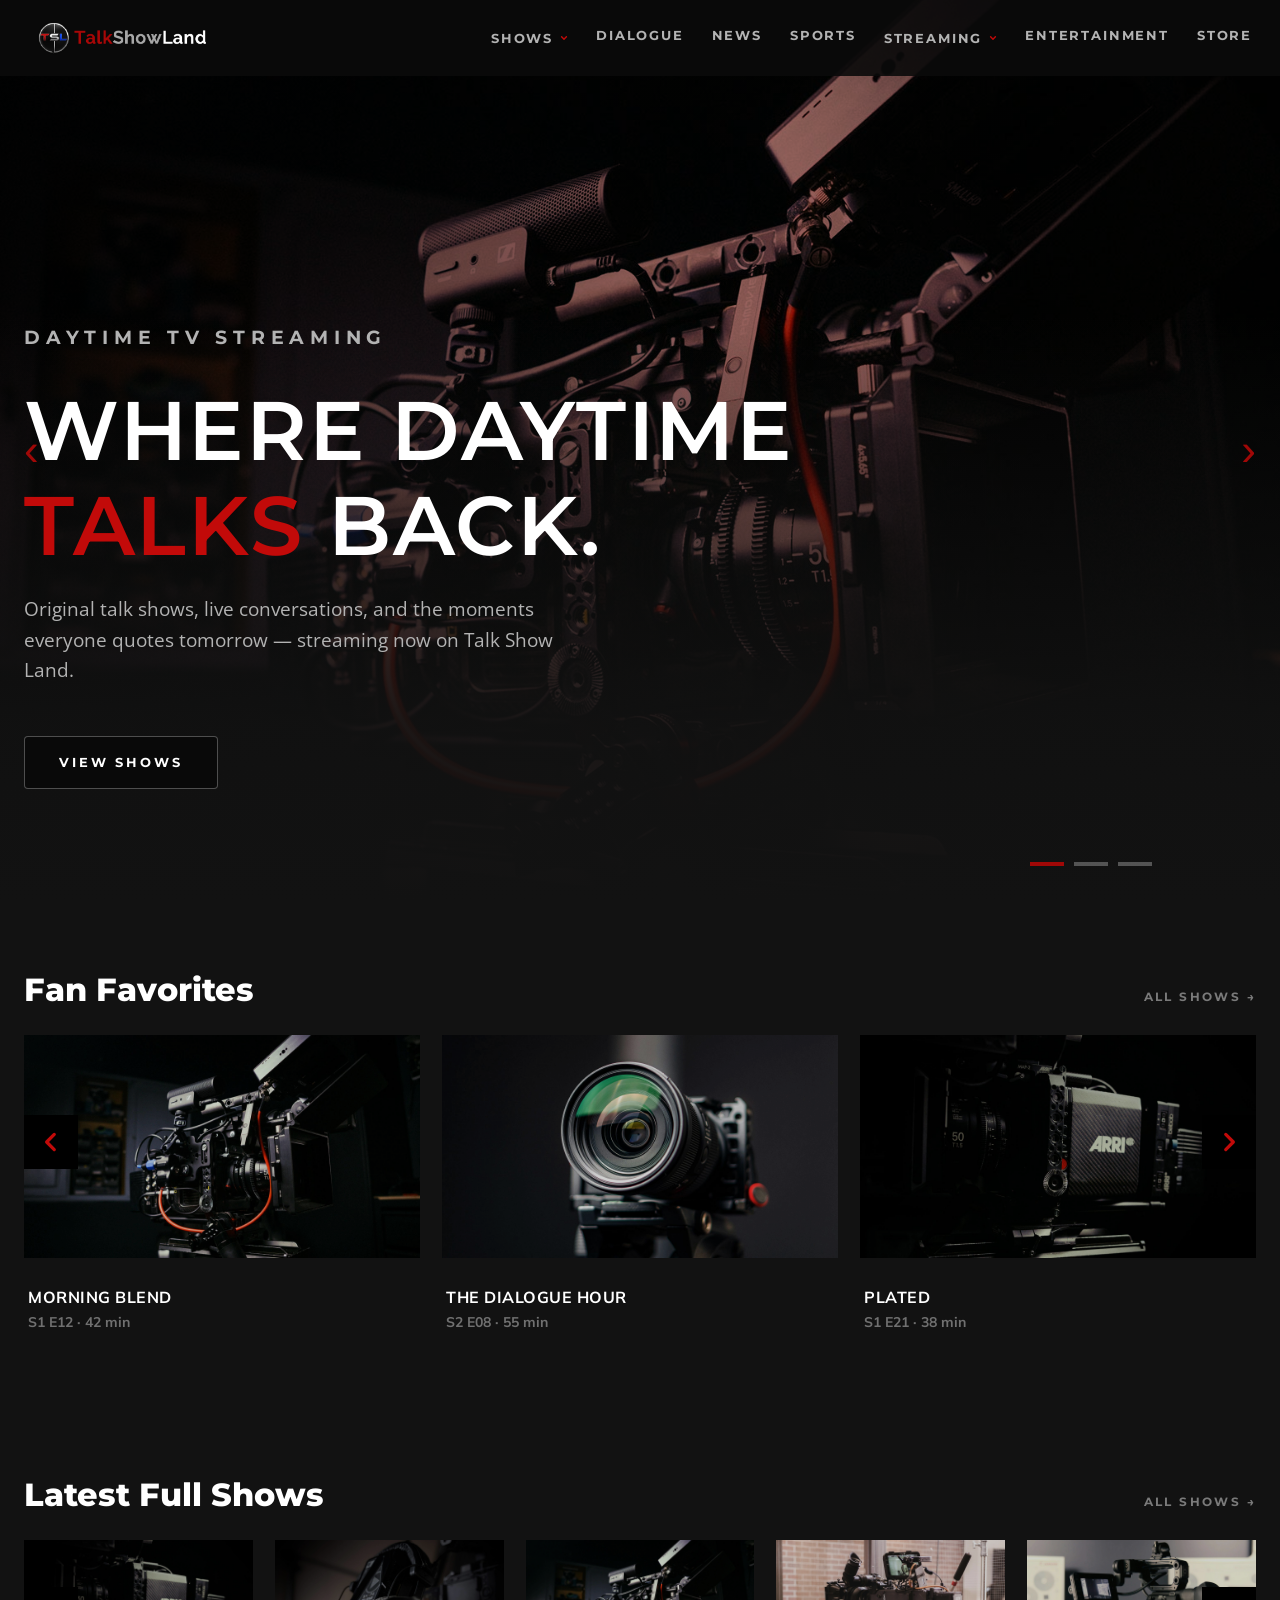
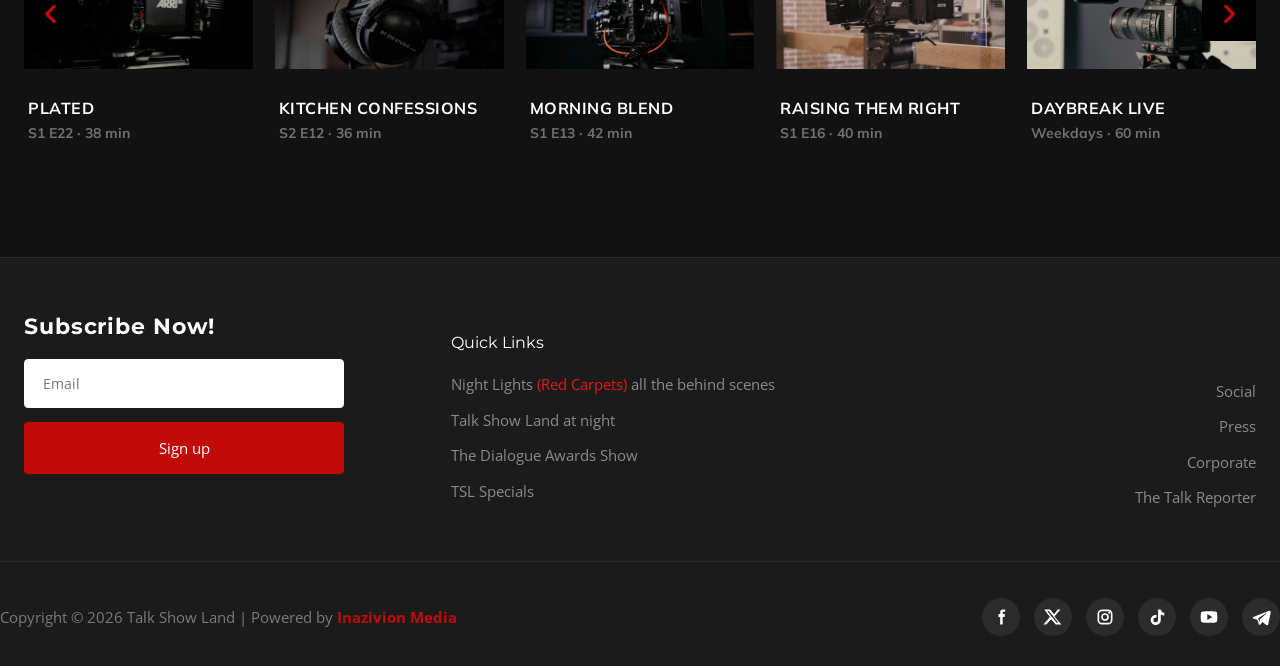
<file: index.html>
<!DOCTYPE html>
<html lang="en">
<head>
<meta charset="utf-8">
<meta name="viewport" content="width=device-width, initial-scale=1">
<title>Talk Show Land | Daytime TV Streaming Platform | Watch Talk Shows Online</title>
<meta name="description" content="Talk Show Land is the daytime talk-show streaming network — original talk shows, live conversations, and full episodes on any screen.">
<meta property="og:type" content="website">
<meta property="og:site_name" content="Talk Show Land">
<meta property="og:title" content="Talk Show Land | Daytime TV Streaming Platform">
<meta property="og:description" content="Original talk shows, live conversations, and full episodes — streaming now on Talk Show Land.">
<meta property="og:url" content="https://inavizionmedia.github.io/TalkshowLand-Remake/index.html">
<meta property="og:image" content="https://inavizionmedia.github.io/TalkshowLand-Remake/assets/og-image.jpg?v=20261007d">
<meta property="og:image:width" content="1200">
<meta property="og:image:height" content="630">
<meta name="twitter:card" content="summary_large_image">
<meta name="twitter:title" content="Talk Show Land | Daytime TV Streaming Platform">
<meta name="twitter:description" content="Original talk shows, live conversations, and full episodes — streaming now on Talk Show Land.">
<meta name="twitter:image" content="https://inavizionmedia.github.io/TalkshowLand-Remake/assets/og-image.jpg?v=20261007d">
<link rel="icon" type="image/png" href="assets/logo-icon.png">
<meta name="theme-color" content="#121212">
<link rel="preconnect" href="https://fonts.googleapis.com">
<link rel="preconnect" href="https://fonts.gstatic.com" crossorigin>
<link href="https://fonts.googleapis.com/css2?family=Montserrat:wght@700;800&family=Mulish:wght@700&family=Open+Sans:wght@400;600&display=swap" rel="stylesheet">
<link rel="stylesheet" href="https://cdn.jsdelivr.net/npm/swiper@11/swiper-bundle.min.css">
<link rel="stylesheet" href="style.css?v=20261007an">
<link rel="icon" href="assets/logo-icon.png">
</head>
<body>

<header class="site-header" id="siteHeader">
  <nav class="nav container" aria-label="Main">
    <a class="brand" href="index.html"><img src="assets/logo-desktop.png" alt="TalkShowLand — Talk Show Land"></a>
    <button class="nav-toggle" aria-label="Menu" aria-expanded="false"><em>Menu</em><span class="bars"><span></span><span></span><span></span></span></button>
    <ul class="nav-links">
      <li class="has-sub"><a href="shows.html">Shows<svg class="nav-chev" viewBox="0 0 10 10" aria-hidden="true"><path d="M2 3.5l3 3 3-3" fill="none" stroke="currentColor" stroke-width="1.8" stroke-linecap="round" stroke-linejoin="round"/></svg></a><button class="sub-toggle" aria-expanded="false" aria-label="Toggle Shows submenu"><svg viewBox="0 0 24 24" aria-hidden="true"><path d="M6 9l6 6 6-6" fill="none" stroke="currentColor" stroke-width="2" stroke-linecap="round" stroke-linejoin="round"/></svg></button>
        <ul class="sub-menu">
          <li><a href="shows.html#f=daytime">Daytime</a></li>
          <li><a href="shows.html#f=dialogue">Dialogue</a></li>
          <li><a href="shows.html#f=featured">Featured</a></li>
          <li><a href="shows.html#f=food">Food</a></li>
          <li><a href="shows.html#f=gameshows">Game Shows</a></li>
          <li><a href="shows.html#f=news">News</a></li>
          <li><a href="shows.html#f=parenthood">Parenthood</a></li>
        </ul>
      </li>
      <li><a href="dialogue.html">Dialogue</a></li>
      <li><a href="news.html">News</a></li>
      <li><a href="sports.html">Sports</a></li>
      <li class="has-sub"><a href="streaming.html">Streaming<svg class="nav-chev" viewBox="0 0 10 10" aria-hidden="true"><path d="M2 3.5l3 3 3-3" fill="none" stroke="currentColor" stroke-width="1.8" stroke-linecap="round" stroke-linejoin="round"/></svg></a><button class="sub-toggle" aria-expanded="false" aria-label="Toggle Streaming submenu"><svg viewBox="0 0 24 24" aria-hidden="true"><path d="M6 9l6 6 6-6" fill="none" stroke="currentColor" stroke-width="2" stroke-linecap="round" stroke-linejoin="round"/></svg></button><ul class="sub-menu"><li><a href="video-player.html">Video Player</a></li></ul></li>
      <li><a href="entertainment.html">Entertainment</a></li>
      <li><a href="store.html">Store</a></li>
    </ul>
  </nav>
</header>

<section class="hero" aria-label="Featured">
  <div class="hero-slide active">
    <div class="bg" style="background-image:url('assets/thumb-1.jpg')"></div><div class="tint"></div><div class="shade"></div>
    <div class="hero-content">
      <p class="hero-kicker">Daytime TV Streaming</p>
      <h1>Where daytime <span class="hl">talks</span> back.</h1>
      <p>Original talk shows, live conversations, and the moments everyone quotes tomorrow — streaming now on Talk Show Land.</p>
      <p><a class="btn" href="#latest">View Shows</a></p>
    </div>
  </div>
  <div class="hero-slide">
    <div class="bg" style="background-image:url('assets/thumb-2.jpg')"></div><div class="tint"></div><div class="shade"></div>
    <div class="hero-content">
      <p class="hero-kicker">New episodes weekly</p>
      <h1>Real <span class="hl">talk.</span> Every angle.</h1>
      <p>From morning energy to late-night edge — hosts with something to say and guests worth hearing, across daytime, dialogue, food, and game shows.</p>
      <p><a class="btn" href="#latest">View Shows</a></p>
    </div>
  </div>
  <div class="hero-slide">
    <div class="bg" style="background-image:url('assets/thumb-3.jpg')"></div><div class="tint"></div><div class="shade"></div>
    <div class="hero-content">
      <p class="hero-kicker">Watch anywhere</p>
      <h1>Your <span class="hl">shows.</span> Your screen.</h1>
      <p>Full episodes on TV, phone, tablet, and desktop. Daytime, news, sports, and entertainment — one network, every screen you own.</p>
      <p><a class="btn" href="#latest">View Shows</a></p>
    </div>
  </div>
  <button class="hero-arrow prev" aria-label="Previous slide">‹</button>
  <button class="hero-arrow next" aria-label="Next slide">›</button>
  <div class="hero-dots" role="tablist" aria-label="Hero slides"></div>
</section>

<main>
<section class="section container wide" aria-label="Fan favorites">
  <div class="sec-head"><h2>Fan Favorites</h2><a class="more" href="shows.html">All shows →</a></div>
  <div class="rail">
    <div class="swiper" data-per-view="3"><div class="swiper-wrapper">
      <div class="swiper-slide"><article class="card feat"><div class="thumb"><img src="assets/thumb-1.jpg" alt="Morning Blend — daytime talk show"><span class="play"><svg viewBox="0 0 24 24" aria-hidden="true"><path d="M8 5v14l11-7z"/></svg></span></div><div class="card-body"><span class="card-tag">Daytime</span><h3>Morning Blend</h3><p class="card-meta">S1 E12 · 42 min</p></div></article></div>
      <div class="swiper-slide"><article class="card feat"><div class="thumb"><img src="assets/thumb-2.jpg" alt="The Dialogue Hour — long-form interview show"><span class="play"><svg viewBox="0 0 24 24" aria-hidden="true"><path d="M8 5v14l11-7z"/></svg></span></div><div class="card-body"><span class="card-tag">Dialogue</span><h3>The Dialogue Hour</h3><p class="card-meta">S2 E08 · 55 min</p></div></article></div>
      <div class="swiper-slide"><article class="card feat"><div class="thumb"><img src="assets/thumb-3.jpg" alt="Plated — food and cooking talk show"><span class="play"><svg viewBox="0 0 24 24" aria-hidden="true"><path d="M8 5v14l11-7z"/></svg></span></div><div class="card-body"><span class="card-tag">Food</span><h3>Plated</h3><p class="card-meta">S1 E21 · 38 min</p></div></article></div>
      <div class="swiper-slide"><article class="card feat"><div class="thumb"><img src="assets/thumb-4.jpg" alt="Spin and Win — game show"><span class="play"><svg viewBox="0 0 24 24" aria-hidden="true"><path d="M8 5v14l11-7z"/></svg></span></div><div class="card-body"><span class="card-tag">Game Shows</span><h3>Spin &amp; Win</h3><p class="card-meta">S3 E04 · 30 min</p></div></article></div>
      <div class="swiper-slide"><article class="card feat"><div class="thumb"><img src="assets/thumb-5.jpg" alt="The Day Report — daily news talk"><span class="play"><svg viewBox="0 0 24 24" aria-hidden="true"><path d="M8 5v14l11-7z"/></svg></span></div><div class="card-body"><span class="card-tag">News</span><h3>The Day Report</h3><p class="card-meta">Daily · 45 min</p></div></article></div>
      <div class="swiper-slide"><article class="card feat"><div class="thumb"><img src="assets/thumb-6.jpg" alt="Raising Them Right — parenting talk show"><span class="play"><svg viewBox="0 0 24 24" aria-hidden="true"><path d="M8 5v14l11-7z"/></svg></span></div><div class="card-body"><span class="card-tag">Parenthood</span><h3>Raising Them Right</h3><p class="card-meta">S1 E15 · 40 min</p></div></article></div>
      <div class="swiper-slide"><article class="card feat"><div class="thumb"><img src="assets/thumb-7.jpg" alt="Night Lights — evening news recap"><span class="play"><svg viewBox="0 0 24 24" aria-hidden="true"><path d="M8 5v14l11-7z"/></svg></span></div><div class="card-body"><span class="card-tag">News</span><h3>Night Lights</h3><p class="card-meta">Nightly · 30 min</p></div></article></div>
      <div class="swiper-slide"><article class="card feat"><div class="thumb"><img src="assets/thumb-8.jpg" alt="Kitchen Confessions — food talk show"><span class="play"><svg viewBox="0 0 24 24" aria-hidden="true"><path d="M8 5v14l11-7z"/></svg></span></div><div class="card-body"><span class="card-tag">Food</span><h3>Kitchen Confessions</h3><p class="card-meta">S2 E11 · 36 min</p></div></article></div>
      <div class="swiper-slide"><article class="card feat"><div class="thumb"><img src="assets/thumb-9.jpg" alt="The Buzzer — trivia game show"><span class="play"><svg viewBox="0 0 24 24" aria-hidden="true"><path d="M8 5v14l11-7z"/></svg></span></div><div class="card-body"><span class="card-tag">Game Shows</span><h3>The Buzzer</h3><p class="card-meta">S1 E09 · 28 min</p></div></article></div>
      <div class="swiper-slide"><article class="card feat"><div class="thumb"><img src="assets/thumb-10.jpg" alt="Daybreak Live — morning talk show"><span class="play"><svg viewBox="0 0 24 24" aria-hidden="true"><path d="M8 5v14l11-7z"/></svg></span></div><div class="card-body"><span class="card-tag">Daytime</span><h3>Daybreak Live</h3><p class="card-meta">Weekdays · 60 min</p></div></article></div>
    </div></div>
    <button class="rail-btn prev" aria-label="Scroll left"><svg viewBox="0 0 24 24" aria-hidden="true"><path d="M15 5l-7 7 7 7" fill="none" stroke="currentColor" stroke-width="3" stroke-linecap="round" stroke-linejoin="round"/></svg></button>
    <button class="rail-btn next" aria-label="Scroll right"><svg viewBox="0 0 24 24" aria-hidden="true"><path d="M9 5l7 7-7 7" fill="none" stroke="currentColor" stroke-width="3" stroke-linecap="round" stroke-linejoin="round"/></svg></button>
  </div>
</section>

<section class="section container wide" id="latest" aria-label="Latest full shows">
  <div class="sec-head"><h2>Latest Full Shows</h2><a class="more" href="shows.html">All shows →</a></div>
  <div class="rail">
    <div class="swiper" data-per-view="5"><div class="swiper-wrapper">
      <div class="swiper-slide"><article class="card latest"><div class="thumb"><img src="assets/thumb-3.jpg" alt="Plated — latest episode"><span class="play"><svg viewBox="0 0 24 24" aria-hidden="true"><path d="M8 5v14l11-7z"/></svg></span></div><div class="card-body"><span class="card-tag">Food</span><h3>Plated</h3><p class="card-meta">S1 E22 · 38 min</p></div></article></div>
      <div class="swiper-slide"><article class="card latest"><div class="thumb"><img src="assets/thumb-8.jpg" alt="Kitchen Confessions — latest episode"><span class="play"><svg viewBox="0 0 24 24" aria-hidden="true"><path d="M8 5v14l11-7z"/></svg></span></div><div class="card-body"><span class="card-tag">Food</span><h3>Kitchen Confessions</h3><p class="card-meta">S2 E12 · 36 min</p></div></article></div>
      <div class="swiper-slide"><article class="card latest"><div class="thumb"><img src="assets/thumb-1.jpg" alt="Morning Blend — latest episode"><span class="play"><svg viewBox="0 0 24 24" aria-hidden="true"><path d="M8 5v14l11-7z"/></svg></span></div><div class="card-body"><span class="card-tag">Daytime</span><h3>Morning Blend</h3><p class="card-meta">S1 E13 · 42 min</p></div></article></div>
      <div class="swiper-slide"><article class="card latest"><div class="thumb"><img src="assets/thumb-6.jpg" alt="Raising Them Right — latest episode"><span class="play"><svg viewBox="0 0 24 24" aria-hidden="true"><path d="M8 5v14l11-7z"/></svg></span></div><div class="card-body"><span class="card-tag">Parenthood</span><h3>Raising Them Right</h3><p class="card-meta">S1 E16 · 40 min</p></div></article></div>
      <div class="swiper-slide"><article class="card latest"><div class="thumb"><img src="assets/thumb-10.jpg" alt="Daybreak Live — latest episode"><span class="play"><svg viewBox="0 0 24 24" aria-hidden="true"><path d="M8 5v14l11-7z"/></svg></span></div><div class="card-body"><span class="card-tag">Daytime</span><h3>Daybreak Live</h3><p class="card-meta">Weekdays · 60 min</p></div></article></div>
      <div class="swiper-slide"><article class="card latest"><div class="thumb"><img src="assets/thumb-4.jpg" alt="Spin and Win — latest episode"><span class="play"><svg viewBox="0 0 24 24" aria-hidden="true"><path d="M8 5v14l11-7z"/></svg></span></div><div class="card-body"><span class="card-tag">Game Shows</span><h3>Spin &amp; Win</h3><p class="card-meta">S3 E05 · 30 min</p></div></article></div>
      <div class="swiper-slide"><article class="card latest"><div class="thumb"><img src="assets/thumb-9.jpg" alt="The Buzzer — latest episode"><span class="play"><svg viewBox="0 0 24 24" aria-hidden="true"><path d="M8 5v14l11-7z"/></svg></span></div><div class="card-body"><span class="card-tag">Game Shows</span><h3>The Buzzer</h3><p class="card-meta">S1 E10 · 28 min</p></div></article></div>
      <div class="swiper-slide"><article class="card latest"><div class="thumb"><img src="assets/thumb-2.jpg" alt="The Dialogue Hour — latest episode"><span class="play"><svg viewBox="0 0 24 24" aria-hidden="true"><path d="M8 5v14l11-7z"/></svg></span></div><div class="card-body"><span class="card-tag">Dialogue</span><h3>The Dialogue Hour</h3><p class="card-meta">S2 E09 · 55 min</p></div></article></div>
      <div class="swiper-slide"><article class="card latest"><div class="thumb"><img src="assets/thumb-7.jpg" alt="Night Lights — latest episode"><span class="play"><svg viewBox="0 0 24 24" aria-hidden="true"><path d="M8 5v14l11-7z"/></svg></span></div><div class="card-body"><span class="card-tag">News</span><h3>Night Lights</h3><p class="card-meta">Nightly · 30 min</p></div></article></div>
      <div class="swiper-slide"><article class="card latest"><div class="thumb"><img src="assets/thumb-5.jpg" alt="The Day Report — latest episode"><span class="play"><svg viewBox="0 0 24 24" aria-hidden="true"><path d="M8 5v14l11-7z"/></svg></span></div><div class="card-body"><span class="card-tag">News</span><h3>The Day Report</h3><p class="card-meta">Daily · 45 min</p></div></article></div>
      <div class="swiper-slide"><article class="card latest"><div class="thumb"><img src="assets/thumb-6.jpg" alt="Raising Them Right — new episode"><span class="play"><svg viewBox="0 0 24 24" aria-hidden="true"><path d="M8 5v14l11-7z"/></svg></span></div><div class="card-body"><span class="card-tag">Parenthood</span><h3>Raising Them Right</h3><p class="card-meta">S1 E17 · 40 min</p></div></article></div>
      <div class="swiper-slide"><article class="card latest"><div class="thumb"><img src="assets/thumb-1.jpg" alt="Morning Blend — new episode"><span class="play"><svg viewBox="0 0 24 24" aria-hidden="true"><path d="M8 5v14l11-7z"/></svg></span></div><div class="card-body"><span class="card-tag">Daytime</span><h3>Morning Blend</h3><p class="card-meta">S1 E14 · 42 min</p></div></article></div>
      <div class="swiper-slide"><article class="card latest"><div class="thumb"><img src="assets/thumb-9.jpg" alt="The Buzzer — new episode"><span class="play"><svg viewBox="0 0 24 24" aria-hidden="true"><path d="M8 5v14l11-7z"/></svg></span></div><div class="card-body"><span class="card-tag">Game Shows</span><h3>The Buzzer</h3><p class="card-meta">S1 E11 · 28 min</p></div></article></div>
      <div class="swiper-slide"><article class="card latest"><div class="thumb"><img src="assets/thumb-4.jpg" alt="Spin and Win — new episode"><span class="play"><svg viewBox="0 0 24 24" aria-hidden="true"><path d="M8 5v14l11-7z"/></svg></span></div><div class="card-body"><span class="card-tag">Game Shows</span><h3>Spin &amp; Win</h3><p class="card-meta">S3 E06 · 30 min</p></div></article></div>
      <div class="swiper-slide"><article class="card latest"><div class="thumb"><img src="assets/thumb-2.jpg" alt="The Dialogue Hour — new episode"><span class="play"><svg viewBox="0 0 24 24" aria-hidden="true"><path d="M8 5v14l11-7z"/></svg></span></div><div class="card-body"><span class="card-tag">Dialogue</span><h3>The Dialogue Hour</h3><p class="card-meta">S2 E10 · 55 min</p></div></article></div>
      <div class="swiper-slide"><article class="card latest"><div class="thumb"><img src="assets/thumb-10.jpg" alt="Daybreak Live — new episode"><span class="play"><svg viewBox="0 0 24 24" aria-hidden="true"><path d="M8 5v14l11-7z"/></svg></span></div><div class="card-body"><span class="card-tag">Daytime</span><h3>Daybreak Live</h3><p class="card-meta">Weekdays · 60 min</p></div></article></div>
      <div class="swiper-slide"><article class="card latest"><div class="thumb"><img src="assets/thumb-5.jpg" alt="The Day Report — new episode"><span class="play"><svg viewBox="0 0 24 24" aria-hidden="true"><path d="M8 5v14l11-7z"/></svg></span></div><div class="card-body"><span class="card-tag">News</span><h3>The Day Report</h3><p class="card-meta">Daily · 45 min</p></div></article></div>
      <div class="swiper-slide"><article class="card latest"><div class="thumb"><img src="assets/thumb-8.jpg" alt="Kitchen Confessions — new episode"><span class="play"><svg viewBox="0 0 24 24" aria-hidden="true"><path d="M8 5v14l11-7z"/></svg></span></div><div class="card-body"><span class="card-tag">Food</span><h3>Kitchen Confessions</h3><p class="card-meta">S2 E13 · 36 min</p></div></article></div>
      <div class="swiper-slide"><article class="card latest"><div class="thumb"><img src="assets/thumb-3.jpg" alt="Plated — new episode"><span class="play"><svg viewBox="0 0 24 24" aria-hidden="true"><path d="M8 5v14l11-7z"/></svg></span></div><div class="card-body"><span class="card-tag">Food</span><h3>Plated</h3><p class="card-meta">S1 E23 · 38 min</p></div></article></div>
      <div class="swiper-slide"><article class="card latest"><div class="thumb"><img src="assets/thumb-7.jpg" alt="Night Lights — new episode"><span class="play"><svg viewBox="0 0 24 24" aria-hidden="true"><path d="M8 5v14l11-7z"/></svg></span></div><div class="card-body"><span class="card-tag">News</span><h3>Night Lights</h3><p class="card-meta">Nightly · 30 min</p></div></article></div>
    </div></div>
    <button class="rail-btn prev" aria-label="Scroll left"><svg viewBox="0 0 24 24" aria-hidden="true"><path d="M15 5l-7 7 7 7" fill="none" stroke="currentColor" stroke-width="3" stroke-linecap="round" stroke-linejoin="round"/></svg></button>
    <button class="rail-btn next" aria-label="Scroll right"><svg viewBox="0 0 24 24" aria-hidden="true"><path d="M9 5l7 7-7 7" fill="none" stroke="currentColor" stroke-width="3" stroke-linecap="round" stroke-linejoin="round"/></svg></button>
  </div>
</section>
</main>

<footer class="site-footer">
  <div class="container f-grid">
    <div class="f-sub" id="newsband">
      <h2>Subscribe Now!</h2>
      <form class="newsform" id="newsForm">
        <input type="email" name="email" placeholder="Email" aria-label="Email address" required>
        <button type="submit">Sign up</button>
      </form>
      <p class="news-ok">Thanks &mdash; you&rsquo;re on the list.</p>
    </div>
    <nav class="f-links" aria-label="Quick links">
      <h4>Quick Links</h4>
      <ul>
        <li><a href="news.html">Night Lights <span>(Red Carpets)</span> all the behind scenes</a></li>
        <li><a href="entertainment.html">Talk Show Land at night</a></li>
        <li><a href="dialogue.html">The Dialogue Awards Show</a></li>
        <li><a href="shows.html">TSL Specials</a></li>
      </ul>
    </nav>
    <nav class="f-links f-links2" aria-label="More links">
      <ul>
        <li><a href="index.html">Social</a></li>
        <li><a href="streaming.html">Press</a></li>
        <li><a href="streaming.html">Corporate</a></li>
        <li><a href="news.html">The Talk Reporter</a></li>
      </ul>
    </nav>
  </div>
  <div class="f-bottom container">
    <p>Copyright &copy; 2026 Talk Show Land | Powered by <a href="https://inavizionmedia.com" target="_blank" rel="noopener">Inazivion Media</a></p>
    <div class="f-social">
      <a href="https://www.facebook.com/talkshowland/" target="_blank" rel="noopener" aria-label="Facebook"><svg viewBox="0 0 24 24" aria-hidden="true"><path d="M14 8.5V7c0-.8.2-1.2 1.3-1.2H17V3h-2.6C11.7 3 11 4.8 11 7v1.5H9V12h2v9h3v-9h2.3l.4-3.5H14z"/></svg></a>
      <a href="https://x.com/talkshowland" target="_blank" rel="noopener" aria-label="X"><svg viewBox="0 0 24 24" aria-hidden="true"><path d="M17.7 3H21l-7.3 8.3L22 21h-6.8l-5.3-6.2L3.8 21H.5l7.8-8.9L1.5 3h7l4.8 5.7 4.4-5.7zm-1.2 16h1.9L7.1 4.9H5L16.5 19z"/></svg></a>
      <a href="https://www.instagram.com/talkshowland/" target="_blank" rel="noopener" aria-label="Instagram"><svg viewBox="0 0 24 24" aria-hidden="true"><g fill="none" stroke="currentColor" stroke-width="2"><rect x="4" y="4" width="16" height="16" rx="4.5"/><circle cx="12" cy="12" r="3.6"/><circle cx="17" cy="7" r="1.2" fill="currentColor" stroke="none"/></g></svg></a>
      <a href="https://www.tiktok.com/@talkshowland" target="_blank" rel="noopener" aria-label="TikTok"><svg viewBox="0 0 24 24" aria-hidden="true"><path d="M16.5 3c.4 2.3 1.9 3.8 4.2 4v3.2c-1.6 0-3-.5-4.2-1.3v6.6c0 3.4-2.6 6-6 6-3.3 0-6-2.6-6-6s2.7-6 6-6c.3 0 .7 0 1 .1v3.3c-.3-.1-.7-.2-1-.2-1.6 0-2.8 1.2-2.8 2.8s1.2 2.8 2.8 2.8c1.5 0 2.8-1.2 2.8-2.9V3h3.2z"/></svg></a>
      <a href="https://www.youtube.com/c/TalkShowLand" target="_blank" rel="noopener" aria-label="YouTube"><svg viewBox="0 0 24 24" aria-hidden="true"><path d="M22 12s0-3.3-.4-4.8c-.2-.9-.9-1.6-1.8-1.8C18.3 5 12 5 12 5s-6.3 0-7.8.4c-.9.2-1.6.9-1.8 1.8C2 8.7 2 12 2 12s0 3.3.4 4.8c.2.9.9 1.6 1.8 1.8 1.5.4 7.8.4 7.8.4s6.3 0 7.8-.4c.9-.2 1.6-.9 1.8-1.8.4-1.5.4-4.8.4-4.8zM10 15.5v-7l6 3.5-6 3.5z"/></svg></a>
      <a href="https://thetalkreporter.com/" target="_blank" rel="noopener" aria-label="The Talk Reporter"><svg viewBox="0 0 24 24" aria-hidden="true"><path d="M21.9 4.6L2.7 12.1c-.8.3-.8 1.4.1 1.6l4.8 1.5 1.8 5.6c.3.8 1.3.9 1.8.2l2.6-2.9 5 3.7c.6.5 1.6.1 1.8-.7l3.1-14.6c.2-1-.9-1.9-1.8-1.9zM8.6 13.6l9.8-6.4c.2-.1.4.1.3.3l-8.1 7.4-.3 3-1.7-4.3z"/></svg></a>
    </div>
  </div>
</footer>

<script src="https://cdn.jsdelivr.net/npm/swiper@11/swiper-bundle.min.js"></script>
<script>if(typeof Swiper==="undefined"){document.write('<script src="vendor/swiper-bundle.min.js"><\/script>');}</script>
<script src="script.js?v=20261007j"></script>
</body>
</html>
</file>
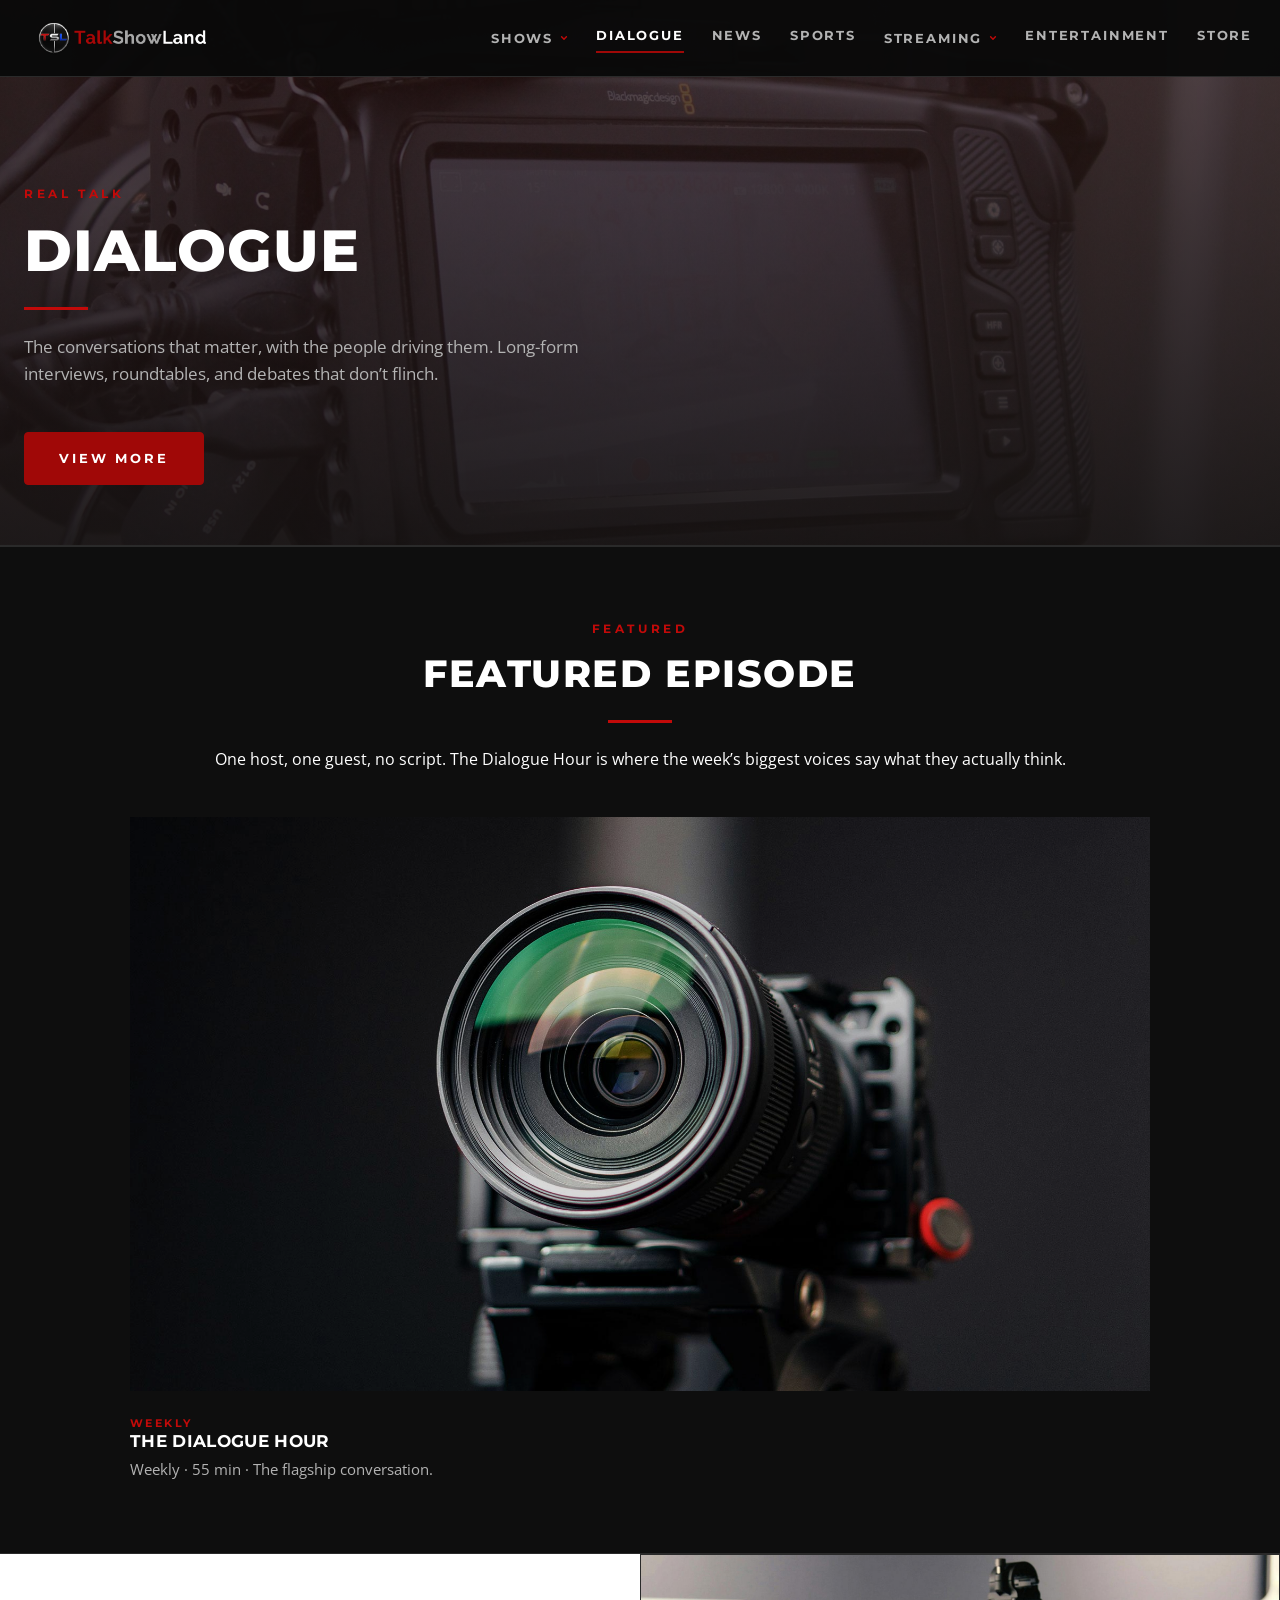
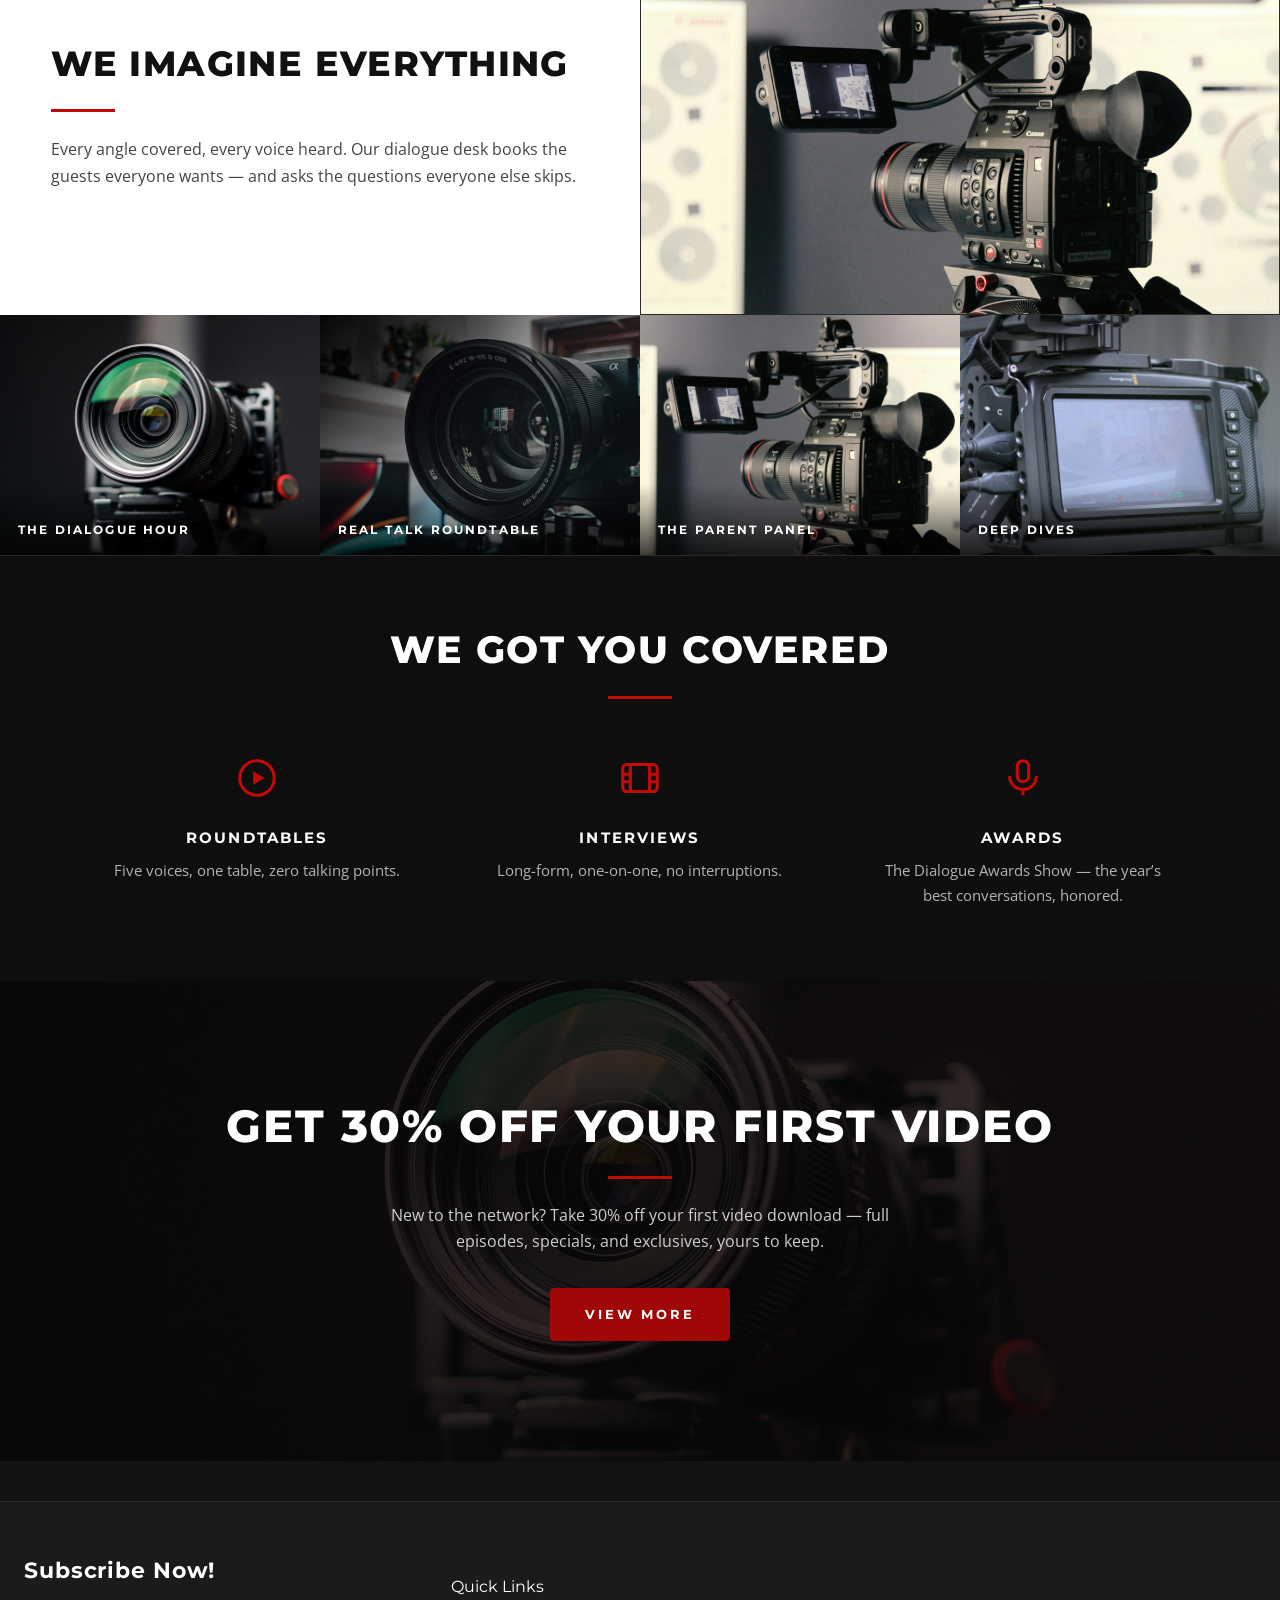
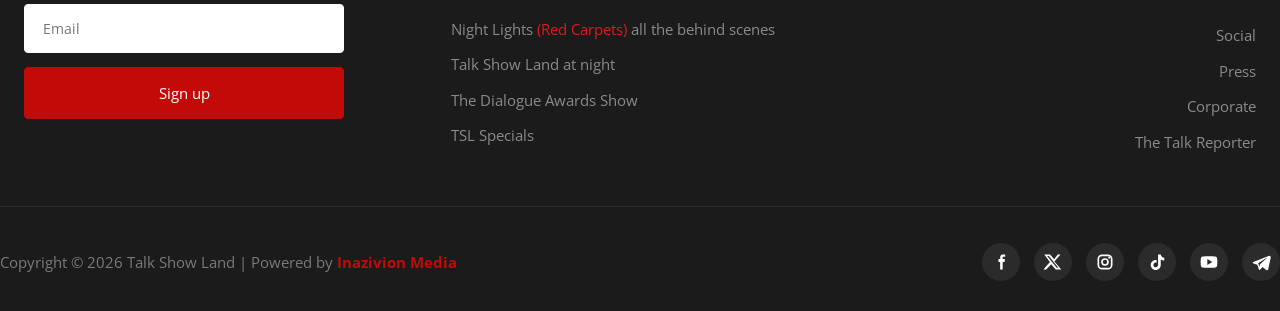
<file: dialogue.html>
<!DOCTYPE html>
<html lang="en">
<head>
<meta charset="utf-8">
<meta name="viewport" content="width=device-width, initial-scale=1">
<title>Dialogue | Talk Show Land</title>
<meta name="description" content="Long-form conversations on Talk Show Land — The Dialogue Hour, Real Talk Roundtable, and the annual Dialogue Awards Show.">
<meta property="og:type" content="website">
<meta property="og:site_name" content="Talk Show Land">
<meta property="og:title" content="Dialogue | Talk Show Land">
<meta property="og:description" content="Long-form conversations with people who have something to say.">
<meta property="og:url" content="https://inavizionmedia.github.io/TalkshowLand-Remake/dialogue.html">
<meta property="og:image" content="https://inavizionmedia.github.io/TalkshowLand-Remake/assets/og-image.jpg?v=20261007d">
<meta property="og:image:width" content="1200">
<meta property="og:image:height" content="630">
<meta name="twitter:card" content="summary_large_image">
<meta name="twitter:title" content="Dialogue | Talk Show Land">
<meta name="twitter:description" content="Long-form conversations with people who have something to say.">
<meta name="twitter:image" content="https://inavizionmedia.github.io/TalkshowLand-Remake/assets/og-image.jpg?v=20261007d">
<link rel="icon" type="image/png" href="assets/logo-icon.png">
<meta name="theme-color" content="#121212">
<link rel="preconnect" href="https://fonts.googleapis.com">
<link rel="preconnect" href="https://fonts.gstatic.com" crossorigin>
<link href="https://fonts.googleapis.com/css2?family=Montserrat:wght@700;800&family=Mulish:wght@700&family=Open+Sans:wght@400;600&display=swap" rel="stylesheet">
<link rel="stylesheet" href="style.css?v=20261007an">
<link rel="icon" href="assets/logo-icon.png">
</head>
<body>

<header class="site-header solid" id="siteHeader">
  <nav class="nav container" aria-label="Main">
    <a class="brand" href="index.html"><img src="assets/logo-desktop.png" alt="TalkShowLand — Talk Show Land"></a>
    <button class="nav-toggle" aria-label="Menu" aria-expanded="false"><em>Menu</em><span class="bars"><span></span><span></span><span></span></span></button>
    <ul class="nav-links">
      <li class="has-sub"><a href="shows.html">Shows<svg class="nav-chev" viewBox="0 0 10 10" aria-hidden="true"><path d="M2 3.5l3 3 3-3" fill="none" stroke="currentColor" stroke-width="1.8" stroke-linecap="round" stroke-linejoin="round"/></svg></a><button class="sub-toggle" aria-expanded="false" aria-label="Toggle Shows submenu"><svg viewBox="0 0 24 24" aria-hidden="true"><path d="M6 9l6 6 6-6" fill="none" stroke="currentColor" stroke-width="2" stroke-linecap="round" stroke-linejoin="round"/></svg></button>
        <ul class="sub-menu">
          <li><a href="shows.html#f=daytime">Daytime</a></li>
          <li><a href="shows.html#f=dialogue">Dialogue</a></li>
          <li><a href="shows.html#f=featured">Featured</a></li>
          <li><a href="shows.html#f=food">Food</a></li>
          <li><a href="shows.html#f=gameshows">Game Shows</a></li>
          <li><a href="shows.html#f=news">News</a></li>
          <li><a href="shows.html#f=parenthood">Parenthood</a></li>
        </ul>
      </li>
      <li><a href="dialogue.html">Dialogue</a></li>
      <li><a href="news.html">News</a></li>
      <li><a href="sports.html">Sports</a></li>
      <li class="has-sub"><a href="streaming.html">Streaming<svg class="nav-chev" viewBox="0 0 10 10" aria-hidden="true"><path d="M2 3.5l3 3 3-3" fill="none" stroke="currentColor" stroke-width="1.8" stroke-linecap="round" stroke-linejoin="round"/></svg></a><button class="sub-toggle" aria-expanded="false" aria-label="Toggle Streaming submenu"><svg viewBox="0 0 24 24" aria-hidden="true"><path d="M6 9l6 6 6-6" fill="none" stroke="currentColor" stroke-width="2" stroke-linecap="round" stroke-linejoin="round"/></svg></button><ul class="sub-menu"><li><a href="video-player.html">Video Player</a></li></ul></li>
      <li><a href="entertainment.html">Entertainment</a></li>
      <li><a href="store.html">Store</a></li>
    </ul>
  </nav>
</header>

<main>
<div class="page-head" style="--ph:url('assets/thumb-4.jpg')"><div class="container">
  <p class="kicker">Real talk</p>
  <h1>Dialogue</h1>
  <hr class="rule">
  <p>The conversations that matter, with the people driving them. Long-form interviews, roundtables, and debates that don&rsquo;t flinch.</p>
  <p><a class="btn btn-red" href="shows.html">View More</a></p>
</div></div>

<section class="section feat-ep" aria-label="Featured episode">
  <div class="container">
    <p class="kicker">Featured</p>
    <h2>Featured Episode</h2>
    <hr class="rule center">
    <p>One host, one guest, no script. The Dialogue Hour is where the week&rsquo;s biggest voices say what they actually think.</p>
    <div class="feat-player">
      <div class="thumb"><img src="assets/thumb-2.jpg" alt="The Dialogue Hour"><span class="play"><svg viewBox="0 0 24 24" aria-hidden="true"><path d="M8 5v14l11-7z"/></svg></span></div>
    </div>
    <div class="feat-meta">
      <div><p class="tag">Weekly</p><h3>The Dialogue Hour</h3><p>Weekly &middot; 55 min &middot; The flagship conversation.</p></div>
    </div>
  </div>
</section>

<section class="split-white" aria-label="About Dialogue">
  <div class="split">
    <div>
      <h2>We Imagine Everything</h2>
      <hr class="rule">
      <p>Every angle covered, every voice heard. Our dialogue desk books the guests everyone wants &mdash; and asks the questions everyone else skips.</p>
    </div>
    <img src="assets/thumb-10.jpg" alt="Dialogue in the field">
  </div>
</section>

<section class="gal4" aria-label="Dialogue gallery">
    <figure><img src="assets/thumb-2.jpg" alt="The Dialogue Hour"><figcaption>The Dialogue Hour</figcaption></figure>
    <figure><img src="assets/thumb-7.jpg" alt="Real Talk Roundtable"><figcaption>Real Talk Roundtable</figcaption></figure>
    <figure><img src="assets/thumb-10.jpg" alt="The Parent Panel"><figcaption>The Parent Panel</figcaption></figure>
    <figure><img src="assets/thumb-4.jpg" alt="Deep Dives"><figcaption>Deep Dives</figcaption></figure>
</section>

<section class="section covered" aria-label="Coverage">
  <div class="container">
    <h2>We Got You Covered</h2>
    <hr class="rule center">
    <div class="covered-grid">
      <div class="covered-item"><svg viewBox="0 0 24 24" aria-hidden="true"><circle cx="12" cy="12" r="9"/><path d="M10 8.5v7l6-3.5z" fill="currentColor" stroke="none"/></svg><h3>Roundtables</h3><p>Five voices, one table, zero talking points.</p></div>
      <div class="covered-item"><svg viewBox="0 0 24 24" aria-hidden="true"><rect x="3" y="5" width="18" height="14" rx="2"/><path d="M7 5v14M17 5v14M3 10h4M3 14h4M17 10h4M17 14h4"/></svg><h3>Interviews</h3><p>Long-form, one-on-one, no interruptions.</p></div>
      <div class="covered-item"><svg viewBox="0 0 24 24" aria-hidden="true"><rect x="9" y="3" width="6" height="11" rx="3"/><path d="M5 11a7 7 0 0 0 14 0M12 18v3"/></svg><h3>Awards</h3><p>The Dialogue Awards Show &mdash; the year&rsquo;s best conversations, honored.</p></div>
    </div>
  </div>
</section>

<section class="cta-band" style="--cta:url('assets/thumb-2.jpg')" aria-label="Special offer">
  <div class="container">
    <h2>Get 30% Off Your First Video</h2>
    <hr class="rule center">
    <p>New to the network? Take 30% off your first video download &mdash; full episodes, specials, and exclusives, yours to keep.</p>
    <p><a class="btn btn-red" href="shows.html">View More</a></p>
  </div>
</section>
</main>

<footer class="site-footer">
  <div class="container f-grid">
    <div class="f-sub" id="newsband">
      <h2>Subscribe Now!</h2>
      <form class="newsform" id="newsForm">
        <input type="email" name="email" placeholder="Email" aria-label="Email address" required>
        <button type="submit">Sign up</button>
      </form>
      <p class="news-ok">Thanks &mdash; you&rsquo;re on the list.</p>
    </div>
    <nav class="f-links" aria-label="Quick links">
      <h4>Quick Links</h4>
      <ul>
        <li><a href="news.html">Night Lights <span>(Red Carpets)</span> all the behind scenes</a></li>
        <li><a href="entertainment.html">Talk Show Land at night</a></li>
        <li><a href="dialogue.html">The Dialogue Awards Show</a></li>
        <li><a href="shows.html">TSL Specials</a></li>
      </ul>
    </nav>
    <nav class="f-links f-links2" aria-label="More links">
      <ul>
        <li><a href="index.html">Social</a></li>
        <li><a href="streaming.html">Press</a></li>
        <li><a href="streaming.html">Corporate</a></li>
        <li><a href="news.html">The Talk Reporter</a></li>
      </ul>
    </nav>
  </div>
  <div class="f-bottom container">
    <p>Copyright &copy; 2026 Talk Show Land | Powered by <a href="https://inavizionmedia.com" target="_blank" rel="noopener">Inazivion Media</a></p>
    <div class="f-social">
      <a href="https://www.facebook.com/talkshowland/" target="_blank" rel="noopener" aria-label="Facebook"><svg viewBox="0 0 24 24" aria-hidden="true"><path d="M14 8.5V7c0-.8.2-1.2 1.3-1.2H17V3h-2.6C11.7 3 11 4.8 11 7v1.5H9V12h2v9h3v-9h2.3l.4-3.5H14z"/></svg></a>
      <a href="https://x.com/talkshowland" target="_blank" rel="noopener" aria-label="X"><svg viewBox="0 0 24 24" aria-hidden="true"><path d="M17.7 3H21l-7.3 8.3L22 21h-6.8l-5.3-6.2L3.8 21H.5l7.8-8.9L1.5 3h7l4.8 5.7 4.4-5.7zm-1.2 16h1.9L7.1 4.9H5L16.5 19z"/></svg></a>
      <a href="https://www.instagram.com/talkshowland/" target="_blank" rel="noopener" aria-label="Instagram"><svg viewBox="0 0 24 24" aria-hidden="true"><g fill="none" stroke="currentColor" stroke-width="2"><rect x="4" y="4" width="16" height="16" rx="4.5"/><circle cx="12" cy="12" r="3.6"/><circle cx="17" cy="7" r="1.2" fill="currentColor" stroke="none"/></g></svg></a>
      <a href="https://www.tiktok.com/@talkshowland" target="_blank" rel="noopener" aria-label="TikTok"><svg viewBox="0 0 24 24" aria-hidden="true"><path d="M16.5 3c.4 2.3 1.9 3.8 4.2 4v3.2c-1.6 0-3-.5-4.2-1.3v6.6c0 3.4-2.6 6-6 6-3.3 0-6-2.6-6-6s2.7-6 6-6c.3 0 .7 0 1 .1v3.3c-.3-.1-.7-.2-1-.2-1.6 0-2.8 1.2-2.8 2.8s1.2 2.8 2.8 2.8c1.5 0 2.8-1.2 2.8-2.9V3h3.2z"/></svg></a>
      <a href="https://www.youtube.com/c/TalkShowLand" target="_blank" rel="noopener" aria-label="YouTube"><svg viewBox="0 0 24 24" aria-hidden="true"><path d="M22 12s0-3.3-.4-4.8c-.2-.9-.9-1.6-1.8-1.8C18.3 5 12 5 12 5s-6.3 0-7.8.4c-.9.2-1.6.9-1.8 1.8C2 8.7 2 12 2 12s0 3.3.4 4.8c.2.9.9 1.6 1.8 1.8 1.5.4 7.8.4 7.8.4s6.3 0 7.8-.4c.9-.2 1.6-.9 1.8-1.8.4-1.5.4-4.8.4-4.8zM10 15.5v-7l6 3.5-6 3.5z"/></svg></a>
      <a href="https://thetalkreporter.com/" target="_blank" rel="noopener" aria-label="The Talk Reporter"><svg viewBox="0 0 24 24" aria-hidden="true"><path d="M21.9 4.6L2.7 12.1c-.8.3-.8 1.4.1 1.6l4.8 1.5 1.8 5.6c.3.8 1.3.9 1.8.2l2.6-2.9 5 3.7c.6.5 1.6.1 1.8-.7l3.1-14.6c.2-1-.9-1.9-1.8-1.9zM8.6 13.6l9.8-6.4c.2-.1.4.1.3.3l-8.1 7.4-.3 3-1.7-4.3z"/></svg></a>
    </div>
  </div>
</footer>

<script src="script.js?v=20261007j"></script>
</body>
</html>
</file>
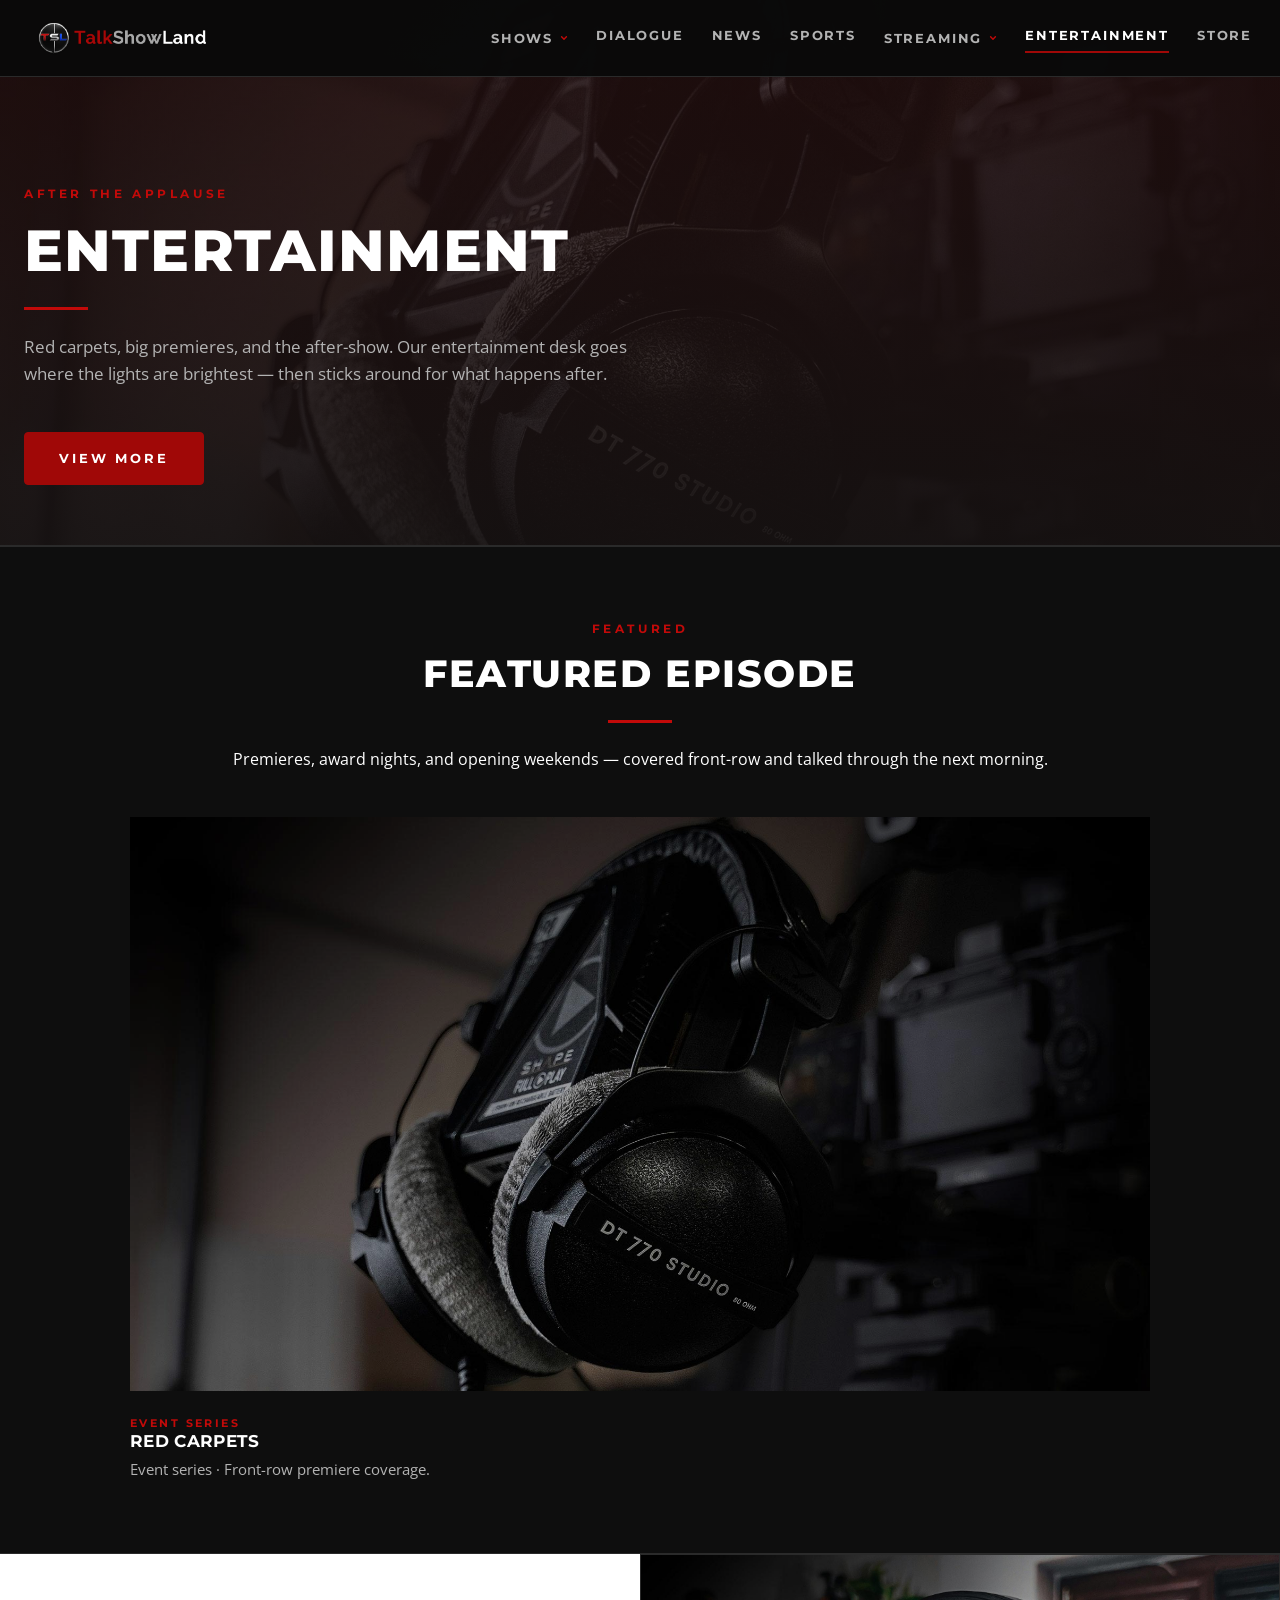
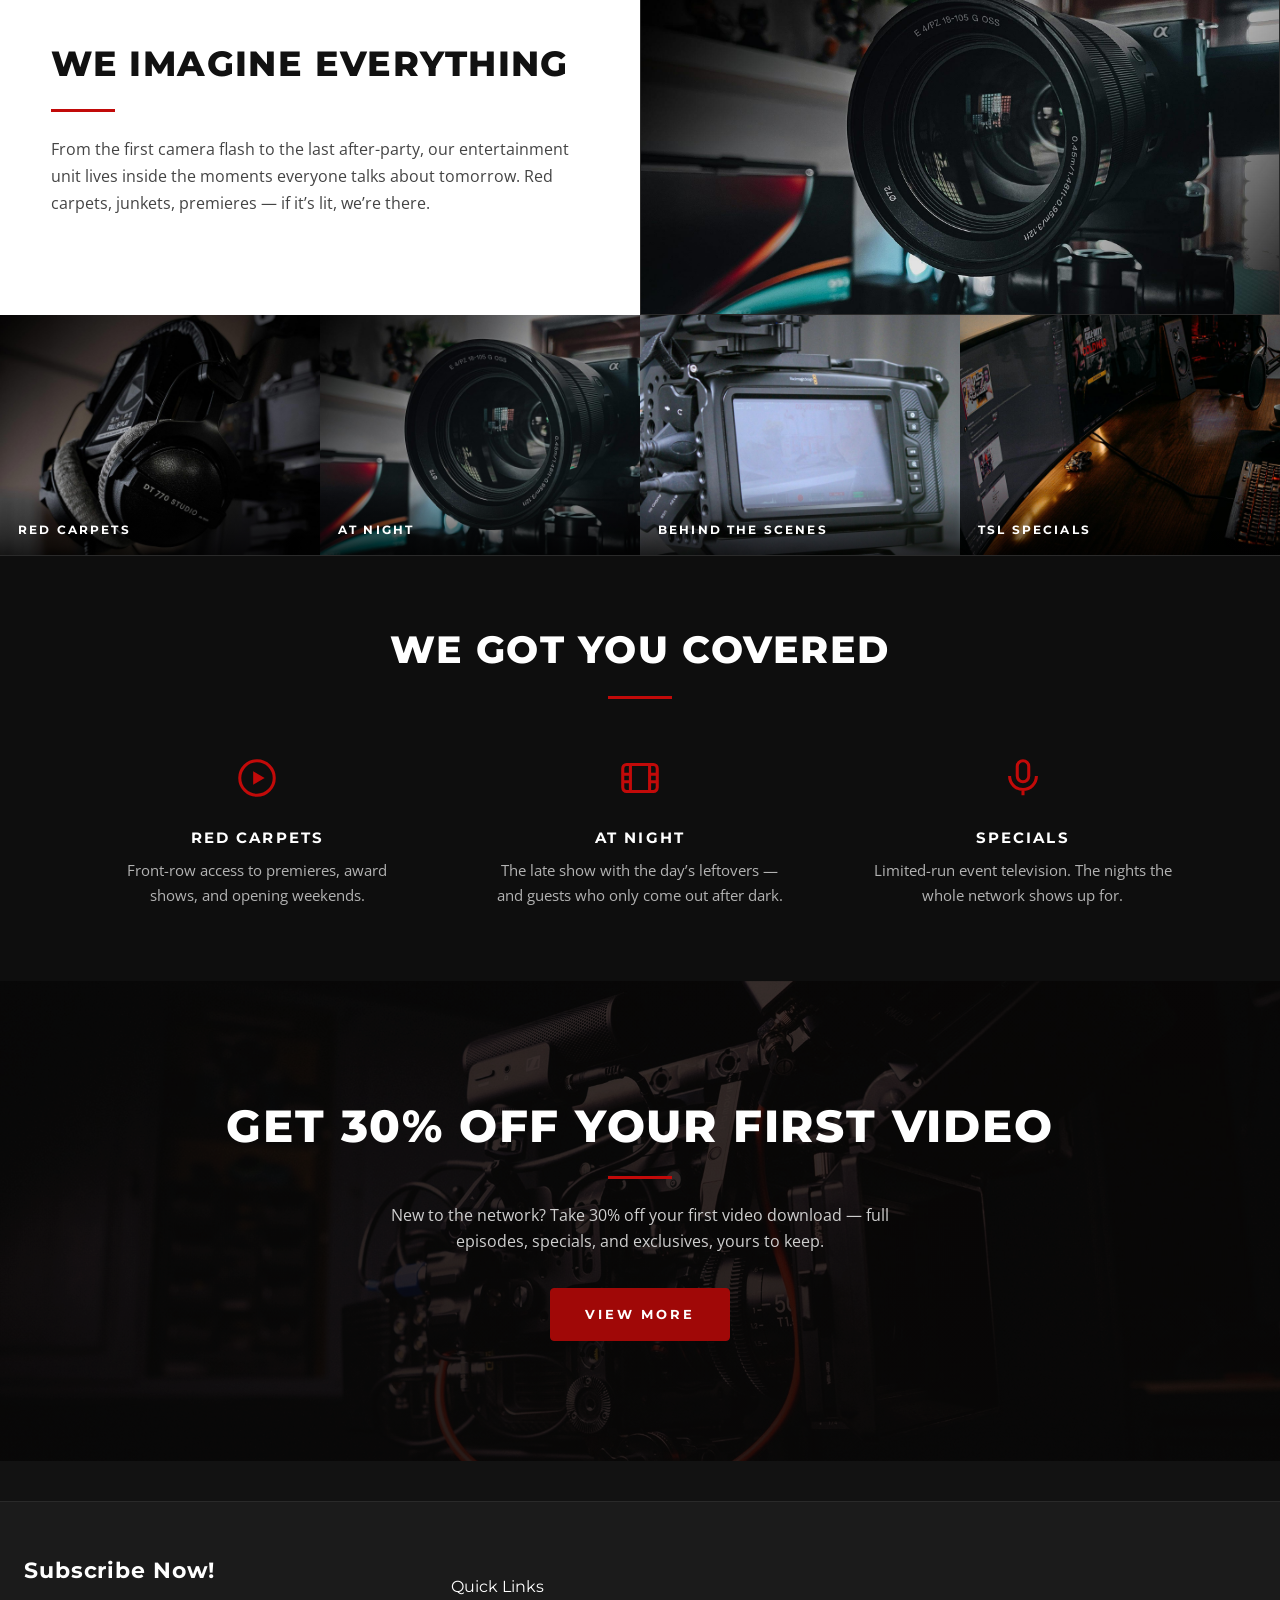
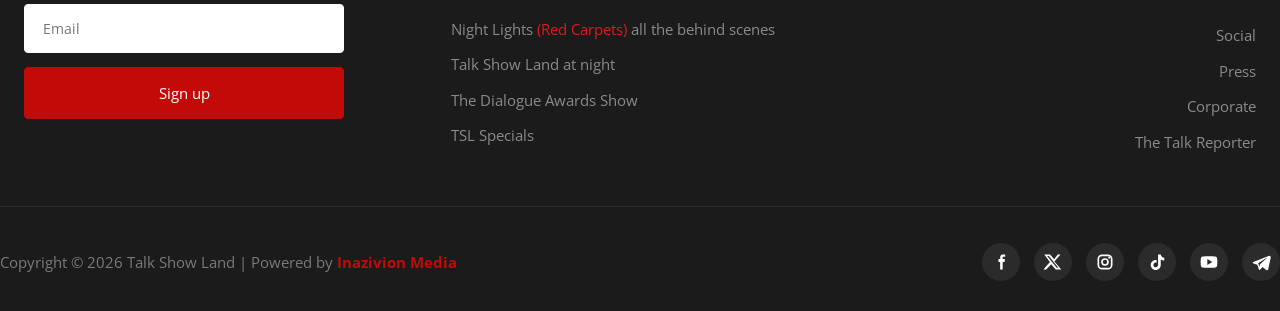
<file: entertainment.html>
<!DOCTYPE html>
<html lang="en">
<head>
<meta charset="utf-8">
<meta name="viewport" content="width=device-width, initial-scale=1">
<title>Entertainment | Talk Show Land</title>
<meta name="description" content="Talk Show Land Entertainment — Red Carpets, Talk Show Land at Night, TSL Specials, and behind-the-scenes access.">
<meta property="og:type" content="website">
<meta property="og:site_name" content="Talk Show Land">
<meta property="og:title" content="Entertainment | Talk Show Land">
<meta property="og:description" content="Red carpets, premieres, and behind-the-scenes access.">
<meta property="og:url" content="https://inavizionmedia.github.io/TalkshowLand-Remake/entertainment.html">
<meta property="og:image" content="https://inavizionmedia.github.io/TalkshowLand-Remake/assets/og-image.jpg?v=20261007d">
<meta property="og:image:width" content="1200">
<meta property="og:image:height" content="630">
<meta name="twitter:card" content="summary_large_image">
<meta name="twitter:title" content="Entertainment | Talk Show Land">
<meta name="twitter:description" content="Red carpets, premieres, and behind-the-scenes access.">
<meta name="twitter:image" content="https://inavizionmedia.github.io/TalkshowLand-Remake/assets/og-image.jpg?v=20261007d">
<link rel="icon" type="image/png" href="assets/logo-icon.png">
<meta name="theme-color" content="#121212">
<link rel="preconnect" href="https://fonts.googleapis.com">
<link rel="preconnect" href="https://fonts.gstatic.com" crossorigin>
<link href="https://fonts.googleapis.com/css2?family=Montserrat:wght@700;800&family=Mulish:wght@700&family=Open+Sans:wght@400;600&display=swap" rel="stylesheet">
<link rel="stylesheet" href="style.css?v=20261007an">
<link rel="icon" href="assets/logo-icon.png">
</head>
<body>

<header class="site-header solid" id="siteHeader">
  <nav class="nav container" aria-label="Main">
    <a class="brand" href="index.html"><img src="assets/logo-desktop.png" alt="TalkShowLand — Talk Show Land"></a>
    <button class="nav-toggle" aria-label="Menu" aria-expanded="false"><em>Menu</em><span class="bars"><span></span><span></span><span></span></span></button>
    <ul class="nav-links">
      <li class="has-sub"><a href="shows.html">Shows<svg class="nav-chev" viewBox="0 0 10 10" aria-hidden="true"><path d="M2 3.5l3 3 3-3" fill="none" stroke="currentColor" stroke-width="1.8" stroke-linecap="round" stroke-linejoin="round"/></svg></a><button class="sub-toggle" aria-expanded="false" aria-label="Toggle Shows submenu"><svg viewBox="0 0 24 24" aria-hidden="true"><path d="M6 9l6 6 6-6" fill="none" stroke="currentColor" stroke-width="2" stroke-linecap="round" stroke-linejoin="round"/></svg></button>
        <ul class="sub-menu">
          <li><a href="shows.html#f=daytime">Daytime</a></li>
          <li><a href="shows.html#f=dialogue">Dialogue</a></li>
          <li><a href="shows.html#f=featured">Featured</a></li>
          <li><a href="shows.html#f=food">Food</a></li>
          <li><a href="shows.html#f=gameshows">Game Shows</a></li>
          <li><a href="shows.html#f=news">News</a></li>
          <li><a href="shows.html#f=parenthood">Parenthood</a></li>
        </ul>
      </li>
      <li><a href="dialogue.html">Dialogue</a></li>
      <li><a href="news.html">News</a></li>
      <li><a href="sports.html">Sports</a></li>
      <li class="has-sub"><a href="streaming.html">Streaming<svg class="nav-chev" viewBox="0 0 10 10" aria-hidden="true"><path d="M2 3.5l3 3 3-3" fill="none" stroke="currentColor" stroke-width="1.8" stroke-linecap="round" stroke-linejoin="round"/></svg></a><button class="sub-toggle" aria-expanded="false" aria-label="Toggle Streaming submenu"><svg viewBox="0 0 24 24" aria-hidden="true"><path d="M6 9l6 6 6-6" fill="none" stroke="currentColor" stroke-width="2" stroke-linecap="round" stroke-linejoin="round"/></svg></button><ul class="sub-menu"><li><a href="video-player.html">Video Player</a></li></ul></li>
      <li><a href="entertainment.html">Entertainment</a></li>
      <li><a href="store.html">Store</a></li>
    </ul>
  </nav>
</header>

<main>
<div class="page-head" style="--ph:url('assets/thumb-8.jpg')"><div class="container">
  <p class="kicker">After the applause</p>
  <h1>Entertainment</h1>
  <hr class="rule">
  <p>Red carpets, big premieres, and the after-show. Our entertainment desk goes where the lights are brightest &mdash; then sticks around for what happens after.</p>
  <p><a class="btn btn-red" href="shows.html">View More</a></p>
</div></div>

<section class="section feat-ep" aria-label="Featured episode">
  <div class="container">
    <p class="kicker">Featured</p>
    <h2>Featured Episode</h2>
    <hr class="rule center">
    <p>Premieres, award nights, and opening weekends &mdash; covered front-row and talked through the next morning.</p>
    <div class="feat-player">
      <div class="thumb"><img src="assets/thumb-8.jpg" alt="Red Carpets"><span class="play"><svg viewBox="0 0 24 24" aria-hidden="true"><path d="M8 5v14l11-7z"/></svg></span></div>
    </div>
    <div class="feat-meta">
      <div><p class="tag">Event series</p><h3>Red Carpets</h3><p>Event series &middot; Front-row premiere coverage.</p></div>
    </div>
  </div>
</section>

<section class="split-white" aria-label="About Entertainment">
  <div class="split">
    <div>
      <h2>We Imagine Everything</h2>
      <hr class="rule">
      <p>From the first camera flash to the last after-party, our entertainment unit lives inside the moments everyone talks about tomorrow. Red carpets, junkets, premieres &mdash; if it&rsquo;s lit, we&rsquo;re there.</p>
    </div>
    <img src="assets/thumb-7.jpg" alt="Entertainment in the field">
  </div>
</section>

<section class="gal4" aria-label="Entertainment gallery">
    <figure><img src="assets/thumb-8.jpg" alt="Red Carpets"><figcaption>Red Carpets</figcaption></figure>
    <figure><img src="assets/thumb-7.jpg" alt="At Night"><figcaption>At Night</figcaption></figure>
    <figure><img src="assets/thumb-4.jpg" alt="Behind the Scenes"><figcaption>Behind the Scenes</figcaption></figure>
    <figure><img src="assets/thumb-9.jpg" alt="TSL Specials"><figcaption>TSL Specials</figcaption></figure>
</section>

<section class="section covered" aria-label="Coverage">
  <div class="container">
    <h2>We Got You Covered</h2>
    <hr class="rule center">
    <div class="covered-grid">
      <div class="covered-item"><svg viewBox="0 0 24 24" aria-hidden="true"><circle cx="12" cy="12" r="9"/><path d="M10 8.5v7l6-3.5z" fill="currentColor" stroke="none"/></svg><h3>Red Carpets</h3><p>Front-row access to premieres, award shows, and opening weekends.</p></div>
      <div class="covered-item"><svg viewBox="0 0 24 24" aria-hidden="true"><rect x="3" y="5" width="18" height="14" rx="2"/><path d="M7 5v14M17 5v14M3 10h4M3 14h4M17 10h4M17 14h4"/></svg><h3>At Night</h3><p>The late show with the day&rsquo;s leftovers &mdash; and guests who only come out after dark.</p></div>
      <div class="covered-item"><svg viewBox="0 0 24 24" aria-hidden="true"><rect x="9" y="3" width="6" height="11" rx="3"/><path d="M5 11a7 7 0 0 0 14 0M12 18v3"/></svg><h3>Specials</h3><p>Limited-run event television. The nights the whole network shows up for.</p></div>
    </div>
  </div>
</section>

<section class="cta-band" style="--cta:url('assets/thumb-1.jpg')" aria-label="Special offer">
  <div class="container">
    <h2>Get 30% Off Your First Video</h2>
    <hr class="rule center">
    <p>New to the network? Take 30% off your first video download &mdash; full episodes, specials, and exclusives, yours to keep.</p>
    <p><a class="btn btn-red" href="shows.html">View More</a></p>
  </div>
</section>
</main>

<footer class="site-footer">
  <div class="container f-grid">
    <div class="f-sub" id="newsband">
      <h2>Subscribe Now!</h2>
      <form class="newsform" id="newsForm">
        <input type="email" name="email" placeholder="Email" aria-label="Email address" required>
        <button type="submit">Sign up</button>
      </form>
      <p class="news-ok">Thanks &mdash; you&rsquo;re on the list.</p>
    </div>
    <nav class="f-links" aria-label="Quick links">
      <h4>Quick Links</h4>
      <ul>
        <li><a href="news.html">Night Lights <span>(Red Carpets)</span> all the behind scenes</a></li>
        <li><a href="entertainment.html">Talk Show Land at night</a></li>
        <li><a href="dialogue.html">The Dialogue Awards Show</a></li>
        <li><a href="shows.html">TSL Specials</a></li>
      </ul>
    </nav>
    <nav class="f-links f-links2" aria-label="More links">
      <ul>
        <li><a href="index.html">Social</a></li>
        <li><a href="streaming.html">Press</a></li>
        <li><a href="streaming.html">Corporate</a></li>
        <li><a href="news.html">The Talk Reporter</a></li>
      </ul>
    </nav>
  </div>
  <div class="f-bottom container">
    <p>Copyright &copy; 2026 Talk Show Land | Powered by <a href="https://inavizionmedia.com" target="_blank" rel="noopener">Inazivion Media</a></p>
    <div class="f-social">
      <a href="https://www.facebook.com/talkshowland/" target="_blank" rel="noopener" aria-label="Facebook"><svg viewBox="0 0 24 24" aria-hidden="true"><path d="M14 8.5V7c0-.8.2-1.2 1.3-1.2H17V3h-2.6C11.7 3 11 4.8 11 7v1.5H9V12h2v9h3v-9h2.3l.4-3.5H14z"/></svg></a>
      <a href="https://x.com/talkshowland" target="_blank" rel="noopener" aria-label="X"><svg viewBox="0 0 24 24" aria-hidden="true"><path d="M17.7 3H21l-7.3 8.3L22 21h-6.8l-5.3-6.2L3.8 21H.5l7.8-8.9L1.5 3h7l4.8 5.7 4.4-5.7zm-1.2 16h1.9L7.1 4.9H5L16.5 19z"/></svg></a>
      <a href="https://www.instagram.com/talkshowland/" target="_blank" rel="noopener" aria-label="Instagram"><svg viewBox="0 0 24 24" aria-hidden="true"><g fill="none" stroke="currentColor" stroke-width="2"><rect x="4" y="4" width="16" height="16" rx="4.5"/><circle cx="12" cy="12" r="3.6"/><circle cx="17" cy="7" r="1.2" fill="currentColor" stroke="none"/></g></svg></a>
      <a href="https://www.tiktok.com/@talkshowland" target="_blank" rel="noopener" aria-label="TikTok"><svg viewBox="0 0 24 24" aria-hidden="true"><path d="M16.5 3c.4 2.3 1.9 3.8 4.2 4v3.2c-1.6 0-3-.5-4.2-1.3v6.6c0 3.4-2.6 6-6 6-3.3 0-6-2.6-6-6s2.7-6 6-6c.3 0 .7 0 1 .1v3.3c-.3-.1-.7-.2-1-.2-1.6 0-2.8 1.2-2.8 2.8s1.2 2.8 2.8 2.8c1.5 0 2.8-1.2 2.8-2.9V3h3.2z"/></svg></a>
      <a href="https://www.youtube.com/c/TalkShowLand" target="_blank" rel="noopener" aria-label="YouTube"><svg viewBox="0 0 24 24" aria-hidden="true"><path d="M22 12s0-3.3-.4-4.8c-.2-.9-.9-1.6-1.8-1.8C18.3 5 12 5 12 5s-6.3 0-7.8.4c-.9.2-1.6.9-1.8 1.8C2 8.7 2 12 2 12s0 3.3.4 4.8c.2.9.9 1.6 1.8 1.8 1.5.4 7.8.4 7.8.4s6.3 0 7.8-.4c.9-.2 1.6-.9 1.8-1.8.4-1.5.4-4.8.4-4.8zM10 15.5v-7l6 3.5-6 3.5z"/></svg></a>
      <a href="https://thetalkreporter.com/" target="_blank" rel="noopener" aria-label="The Talk Reporter"><svg viewBox="0 0 24 24" aria-hidden="true"><path d="M21.9 4.6L2.7 12.1c-.8.3-.8 1.4.1 1.6l4.8 1.5 1.8 5.6c.3.8 1.3.9 1.8.2l2.6-2.9 5 3.7c.6.5 1.6.1 1.8-.7l3.1-14.6c.2-1-.9-1.9-1.8-1.9zM8.6 13.6l9.8-6.4c.2-.1.4.1.3.3l-8.1 7.4-.3 3-1.7-4.3z"/></svg></a>
    </div>
  </div>
</footer>

<script src="script.js?v=20261007j"></script>
</body>
</html>
</file>
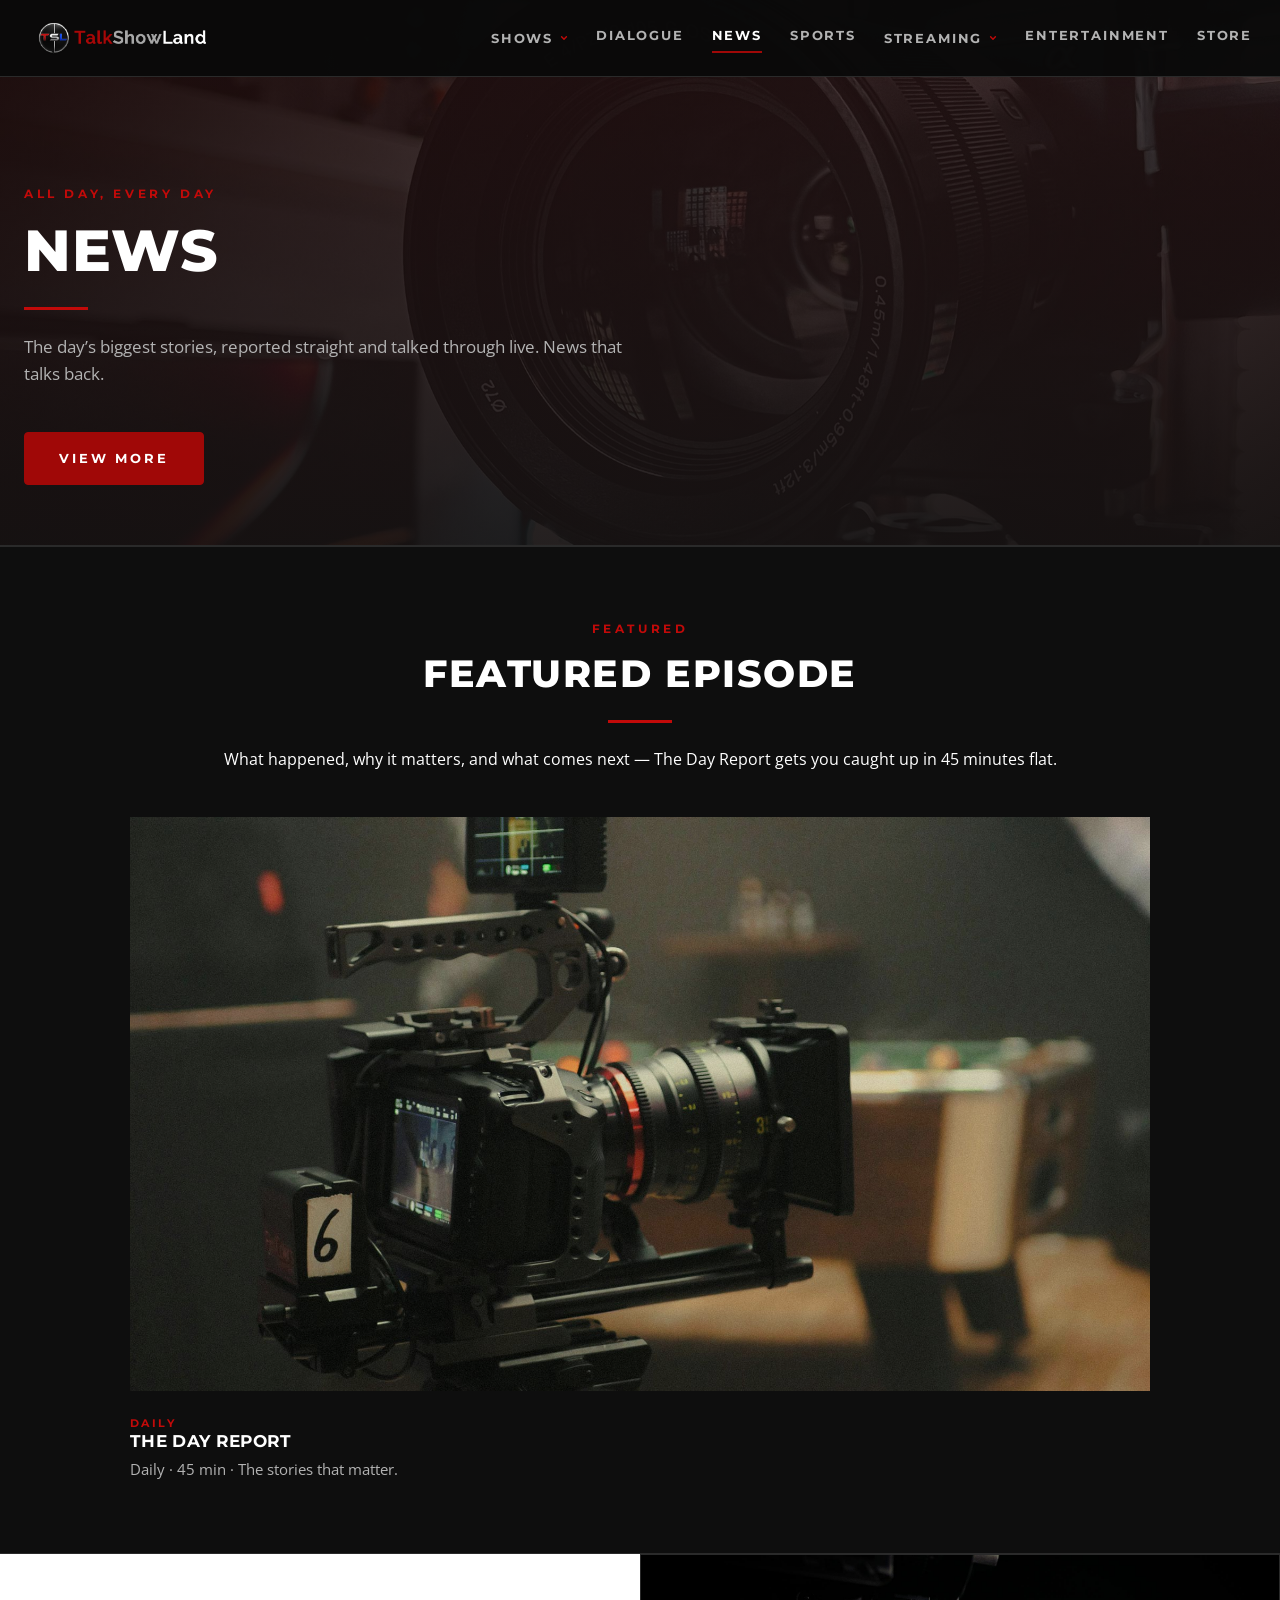
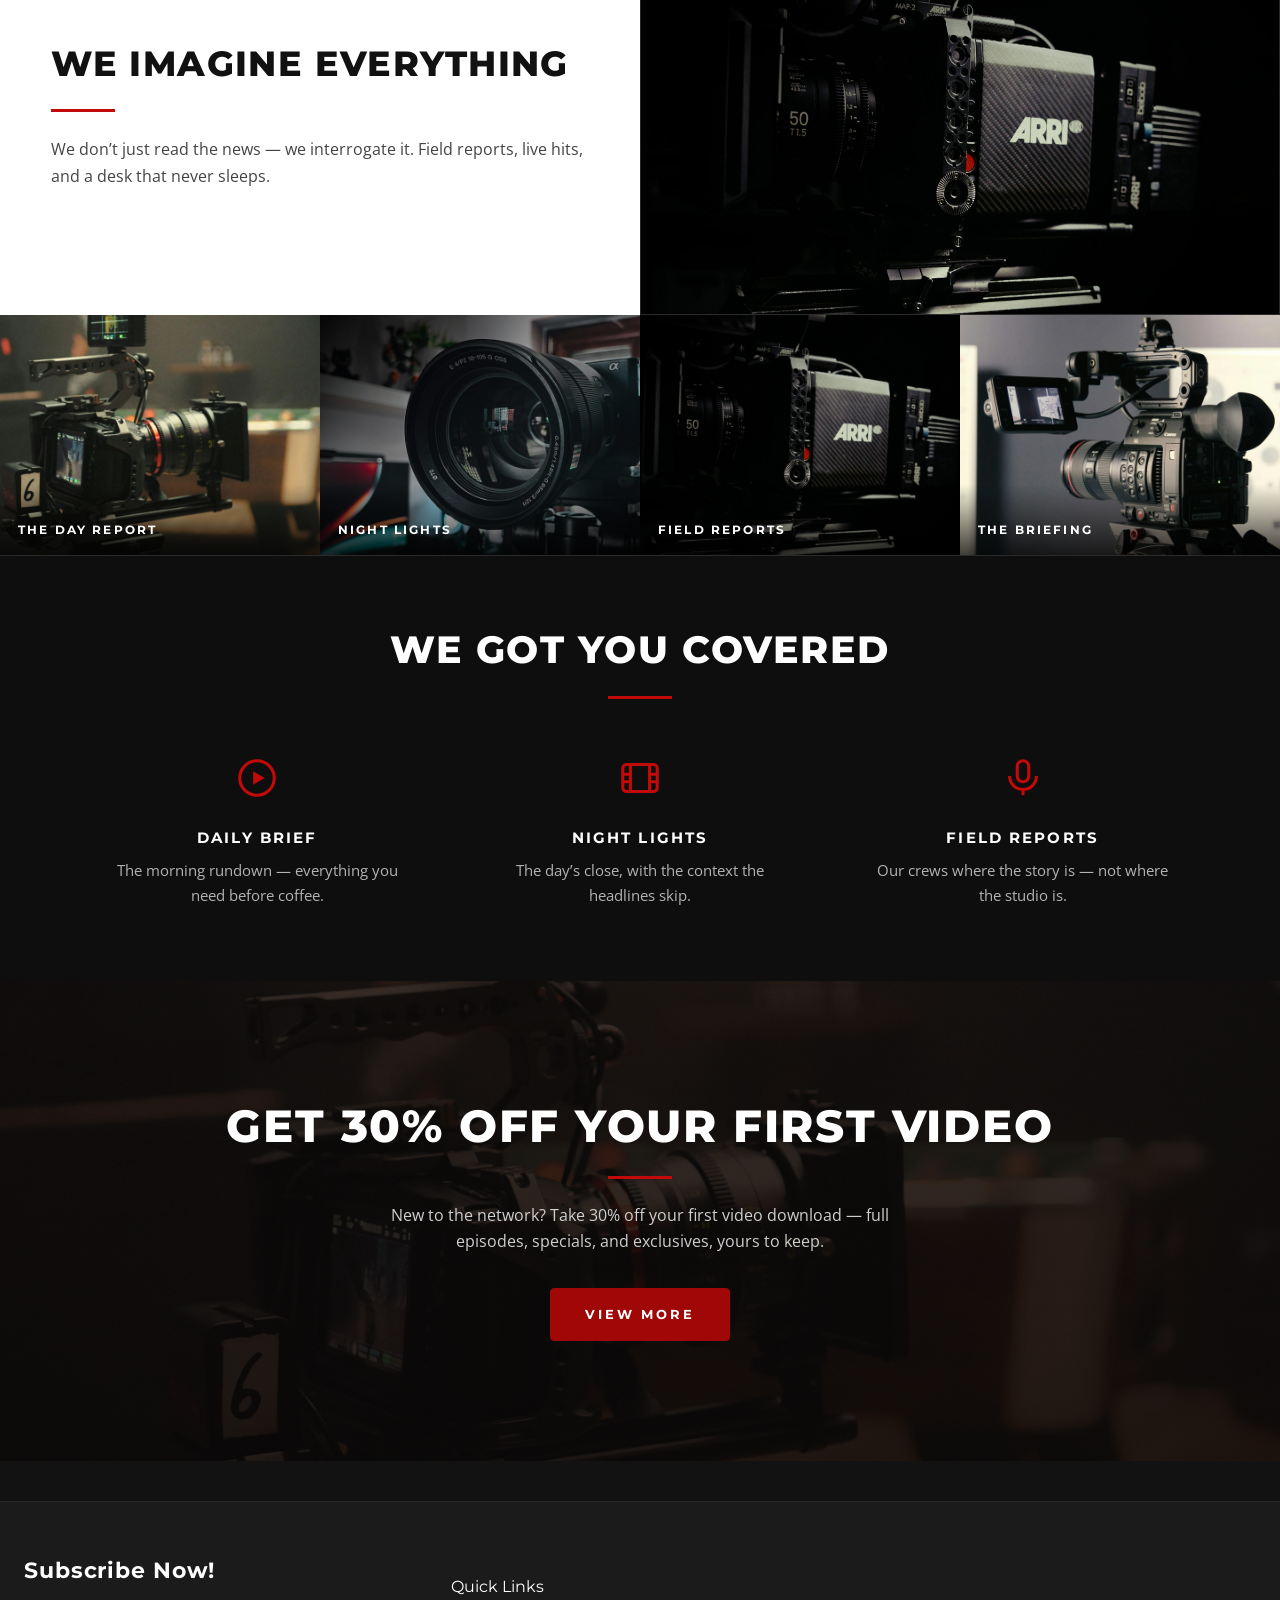
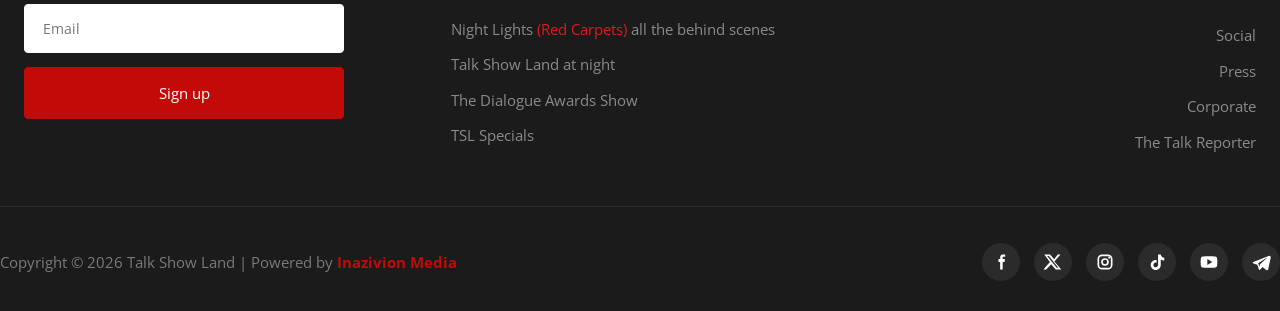
<file: news.html>
<!DOCTYPE html>
<html lang="en">
<head>
<meta charset="utf-8">
<meta name="viewport" content="width=device-width, initial-scale=1">
<title>News | Talk Show Land</title>
<meta name="description" content="Talk Show Land News — The Day Report every morning, Night Lights every evening. The day's stories, talked through.">
<meta property="og:type" content="website">
<meta property="og:site_name" content="Talk Show Land">
<meta property="og:title" content="News | Talk Show Land">
<meta property="og:description" content="The day's stories, talked through — news that talks back.">
<meta property="og:url" content="https://inavizionmedia.github.io/TalkshowLand-Remake/news.html">
<meta property="og:image" content="https://inavizionmedia.github.io/TalkshowLand-Remake/assets/og-image.jpg?v=20261007d">
<meta property="og:image:width" content="1200">
<meta property="og:image:height" content="630">
<meta name="twitter:card" content="summary_large_image">
<meta name="twitter:title" content="News | Talk Show Land">
<meta name="twitter:description" content="The day's stories, talked through — news that talks back.">
<meta name="twitter:image" content="https://inavizionmedia.github.io/TalkshowLand-Remake/assets/og-image.jpg?v=20261007d">
<link rel="icon" type="image/png" href="assets/logo-icon.png">
<meta name="theme-color" content="#121212">
<link rel="preconnect" href="https://fonts.googleapis.com">
<link rel="preconnect" href="https://fonts.gstatic.com" crossorigin>
<link href="https://fonts.googleapis.com/css2?family=Montserrat:wght@700;800&family=Mulish:wght@700&family=Open+Sans:wght@400;600&display=swap" rel="stylesheet">
<link rel="stylesheet" href="style.css?v=20261007an">
<link rel="icon" href="assets/logo-icon.png">
</head>
<body>

<header class="site-header solid" id="siteHeader">
  <nav class="nav container" aria-label="Main">
    <a class="brand" href="index.html"><img src="assets/logo-desktop.png" alt="TalkShowLand — Talk Show Land"></a>
    <button class="nav-toggle" aria-label="Menu" aria-expanded="false"><em>Menu</em><span class="bars"><span></span><span></span><span></span></span></button>
    <ul class="nav-links">
      <li class="has-sub"><a href="shows.html">Shows<svg class="nav-chev" viewBox="0 0 10 10" aria-hidden="true"><path d="M2 3.5l3 3 3-3" fill="none" stroke="currentColor" stroke-width="1.8" stroke-linecap="round" stroke-linejoin="round"/></svg></a><button class="sub-toggle" aria-expanded="false" aria-label="Toggle Shows submenu"><svg viewBox="0 0 24 24" aria-hidden="true"><path d="M6 9l6 6 6-6" fill="none" stroke="currentColor" stroke-width="2" stroke-linecap="round" stroke-linejoin="round"/></svg></button>
        <ul class="sub-menu">
          <li><a href="shows.html#f=daytime">Daytime</a></li>
          <li><a href="shows.html#f=dialogue">Dialogue</a></li>
          <li><a href="shows.html#f=featured">Featured</a></li>
          <li><a href="shows.html#f=food">Food</a></li>
          <li><a href="shows.html#f=gameshows">Game Shows</a></li>
          <li><a href="shows.html#f=news">News</a></li>
          <li><a href="shows.html#f=parenthood">Parenthood</a></li>
        </ul>
      </li>
      <li><a href="dialogue.html">Dialogue</a></li>
      <li><a href="news.html">News</a></li>
      <li><a href="sports.html">Sports</a></li>
      <li class="has-sub"><a href="streaming.html">Streaming<svg class="nav-chev" viewBox="0 0 10 10" aria-hidden="true"><path d="M2 3.5l3 3 3-3" fill="none" stroke="currentColor" stroke-width="1.8" stroke-linecap="round" stroke-linejoin="round"/></svg></a><button class="sub-toggle" aria-expanded="false" aria-label="Toggle Streaming submenu"><svg viewBox="0 0 24 24" aria-hidden="true"><path d="M6 9l6 6 6-6" fill="none" stroke="currentColor" stroke-width="2" stroke-linecap="round" stroke-linejoin="round"/></svg></button><ul class="sub-menu"><li><a href="video-player.html">Video Player</a></li></ul></li>
      <li><a href="entertainment.html">Entertainment</a></li>
      <li><a href="store.html">Store</a></li>
    </ul>
  </nav>
</header>

<main>
<div class="page-head" style="--ph:url('assets/thumb-7.jpg')"><div class="container">
  <p class="kicker">All day, every day</p>
  <h1>News</h1>
  <hr class="rule">
  <p>The day&rsquo;s biggest stories, reported straight and talked through live. News that talks back.</p>
  <p><a class="btn btn-red" href="shows.html">View More</a></p>
</div></div>

<section class="section feat-ep" aria-label="Featured episode">
  <div class="container">
    <p class="kicker">Featured</p>
    <h2>Featured Episode</h2>
    <hr class="rule center">
    <p>What happened, why it matters, and what comes next &mdash; The Day Report gets you caught up in 45 minutes flat.</p>
    <div class="feat-player">
      <div class="thumb"><img src="assets/thumb-5.jpg" alt="The Day Report"><span class="play"><svg viewBox="0 0 24 24" aria-hidden="true"><path d="M8 5v14l11-7z"/></svg></span></div>
    </div>
    <div class="feat-meta">
      <div><p class="tag">Daily</p><h3>The Day Report</h3><p>Daily &middot; 45 min &middot; The stories that matter.</p></div>
    </div>
  </div>
</section>

<section class="split-white" aria-label="About News">
  <div class="split">
    <div>
      <h2>We Imagine Everything</h2>
      <hr class="rule">
      <p>We don&rsquo;t just read the news &mdash; we interrogate it. Field reports, live hits, and a desk that never sleeps.</p>
    </div>
    <img src="assets/thumb-3.jpg" alt="News in the field">
  </div>
</section>

<section class="gal4" aria-label="News gallery">
    <figure><img src="assets/thumb-5.jpg" alt="The Day Report"><figcaption>The Day Report</figcaption></figure>
    <figure><img src="assets/thumb-7.jpg" alt="Night Lights"><figcaption>Night Lights</figcaption></figure>
    <figure><img src="assets/thumb-3.jpg" alt="Field Reports"><figcaption>Field Reports</figcaption></figure>
    <figure><img src="assets/thumb-10.jpg" alt="The Briefing"><figcaption>The Briefing</figcaption></figure>
</section>

<section class="section covered" aria-label="Coverage">
  <div class="container">
    <h2>We Got You Covered</h2>
    <hr class="rule center">
    <div class="covered-grid">
      <div class="covered-item"><svg viewBox="0 0 24 24" aria-hidden="true"><circle cx="12" cy="12" r="9"/><path d="M10 8.5v7l6-3.5z" fill="currentColor" stroke="none"/></svg><h3>Daily Brief</h3><p>The morning rundown &mdash; everything you need before coffee.</p></div>
      <div class="covered-item"><svg viewBox="0 0 24 24" aria-hidden="true"><rect x="3" y="5" width="18" height="14" rx="2"/><path d="M7 5v14M17 5v14M3 10h4M3 14h4M17 10h4M17 14h4"/></svg><h3>Night Lights</h3><p>The day&rsquo;s close, with the context the headlines skip.</p></div>
      <div class="covered-item"><svg viewBox="0 0 24 24" aria-hidden="true"><rect x="9" y="3" width="6" height="11" rx="3"/><path d="M5 11a7 7 0 0 0 14 0M12 18v3"/></svg><h3>Field Reports</h3><p>Our crews where the story is &mdash; not where the studio is.</p></div>
    </div>
  </div>
</section>

<section class="cta-band" style="--cta:url('assets/thumb-5.jpg')" aria-label="Special offer">
  <div class="container">
    <h2>Get 30% Off Your First Video</h2>
    <hr class="rule center">
    <p>New to the network? Take 30% off your first video download &mdash; full episodes, specials, and exclusives, yours to keep.</p>
    <p><a class="btn btn-red" href="shows.html">View More</a></p>
  </div>
</section>
</main>

<footer class="site-footer">
  <div class="container f-grid">
    <div class="f-sub" id="newsband">
      <h2>Subscribe Now!</h2>
      <form class="newsform" id="newsForm">
        <input type="email" name="email" placeholder="Email" aria-label="Email address" required>
        <button type="submit">Sign up</button>
      </form>
      <p class="news-ok">Thanks &mdash; you&rsquo;re on the list.</p>
    </div>
    <nav class="f-links" aria-label="Quick links">
      <h4>Quick Links</h4>
      <ul>
        <li><a href="news.html">Night Lights <span>(Red Carpets)</span> all the behind scenes</a></li>
        <li><a href="entertainment.html">Talk Show Land at night</a></li>
        <li><a href="dialogue.html">The Dialogue Awards Show</a></li>
        <li><a href="shows.html">TSL Specials</a></li>
      </ul>
    </nav>
    <nav class="f-links f-links2" aria-label="More links">
      <ul>
        <li><a href="index.html">Social</a></li>
        <li><a href="streaming.html">Press</a></li>
        <li><a href="streaming.html">Corporate</a></li>
        <li><a href="news.html">The Talk Reporter</a></li>
      </ul>
    </nav>
  </div>
  <div class="f-bottom container">
    <p>Copyright &copy; 2026 Talk Show Land | Powered by <a href="https://inavizionmedia.com" target="_blank" rel="noopener">Inazivion Media</a></p>
    <div class="f-social">
      <a href="https://www.facebook.com/talkshowland/" target="_blank" rel="noopener" aria-label="Facebook"><svg viewBox="0 0 24 24" aria-hidden="true"><path d="M14 8.5V7c0-.8.2-1.2 1.3-1.2H17V3h-2.6C11.7 3 11 4.8 11 7v1.5H9V12h2v9h3v-9h2.3l.4-3.5H14z"/></svg></a>
      <a href="https://x.com/talkshowland" target="_blank" rel="noopener" aria-label="X"><svg viewBox="0 0 24 24" aria-hidden="true"><path d="M17.7 3H21l-7.3 8.3L22 21h-6.8l-5.3-6.2L3.8 21H.5l7.8-8.9L1.5 3h7l4.8 5.7 4.4-5.7zm-1.2 16h1.9L7.1 4.9H5L16.5 19z"/></svg></a>
      <a href="https://www.instagram.com/talkshowland/" target="_blank" rel="noopener" aria-label="Instagram"><svg viewBox="0 0 24 24" aria-hidden="true"><g fill="none" stroke="currentColor" stroke-width="2"><rect x="4" y="4" width="16" height="16" rx="4.5"/><circle cx="12" cy="12" r="3.6"/><circle cx="17" cy="7" r="1.2" fill="currentColor" stroke="none"/></g></svg></a>
      <a href="https://www.tiktok.com/@talkshowland" target="_blank" rel="noopener" aria-label="TikTok"><svg viewBox="0 0 24 24" aria-hidden="true"><path d="M16.5 3c.4 2.3 1.9 3.8 4.2 4v3.2c-1.6 0-3-.5-4.2-1.3v6.6c0 3.4-2.6 6-6 6-3.3 0-6-2.6-6-6s2.7-6 6-6c.3 0 .7 0 1 .1v3.3c-.3-.1-.7-.2-1-.2-1.6 0-2.8 1.2-2.8 2.8s1.2 2.8 2.8 2.8c1.5 0 2.8-1.2 2.8-2.9V3h3.2z"/></svg></a>
      <a href="https://www.youtube.com/c/TalkShowLand" target="_blank" rel="noopener" aria-label="YouTube"><svg viewBox="0 0 24 24" aria-hidden="true"><path d="M22 12s0-3.3-.4-4.8c-.2-.9-.9-1.6-1.8-1.8C18.3 5 12 5 12 5s-6.3 0-7.8.4c-.9.2-1.6.9-1.8 1.8C2 8.7 2 12 2 12s0 3.3.4 4.8c.2.9.9 1.6 1.8 1.8 1.5.4 7.8.4 7.8.4s6.3 0 7.8-.4c.9-.2 1.6-.9 1.8-1.8.4-1.5.4-4.8.4-4.8zM10 15.5v-7l6 3.5-6 3.5z"/></svg></a>
      <a href="https://thetalkreporter.com/" target="_blank" rel="noopener" aria-label="The Talk Reporter"><svg viewBox="0 0 24 24" aria-hidden="true"><path d="M21.9 4.6L2.7 12.1c-.8.3-.8 1.4.1 1.6l4.8 1.5 1.8 5.6c.3.8 1.3.9 1.8.2l2.6-2.9 5 3.7c.6.5 1.6.1 1.8-.7l3.1-14.6c.2-1-.9-1.9-1.8-1.9zM8.6 13.6l9.8-6.4c.2-.1.4.1.3.3l-8.1 7.4-.3 3-1.7-4.3z"/></svg></a>
    </div>
  </div>
</footer>

<script src="script.js?v=20261007j"></script>
</body>
</html>
</file>
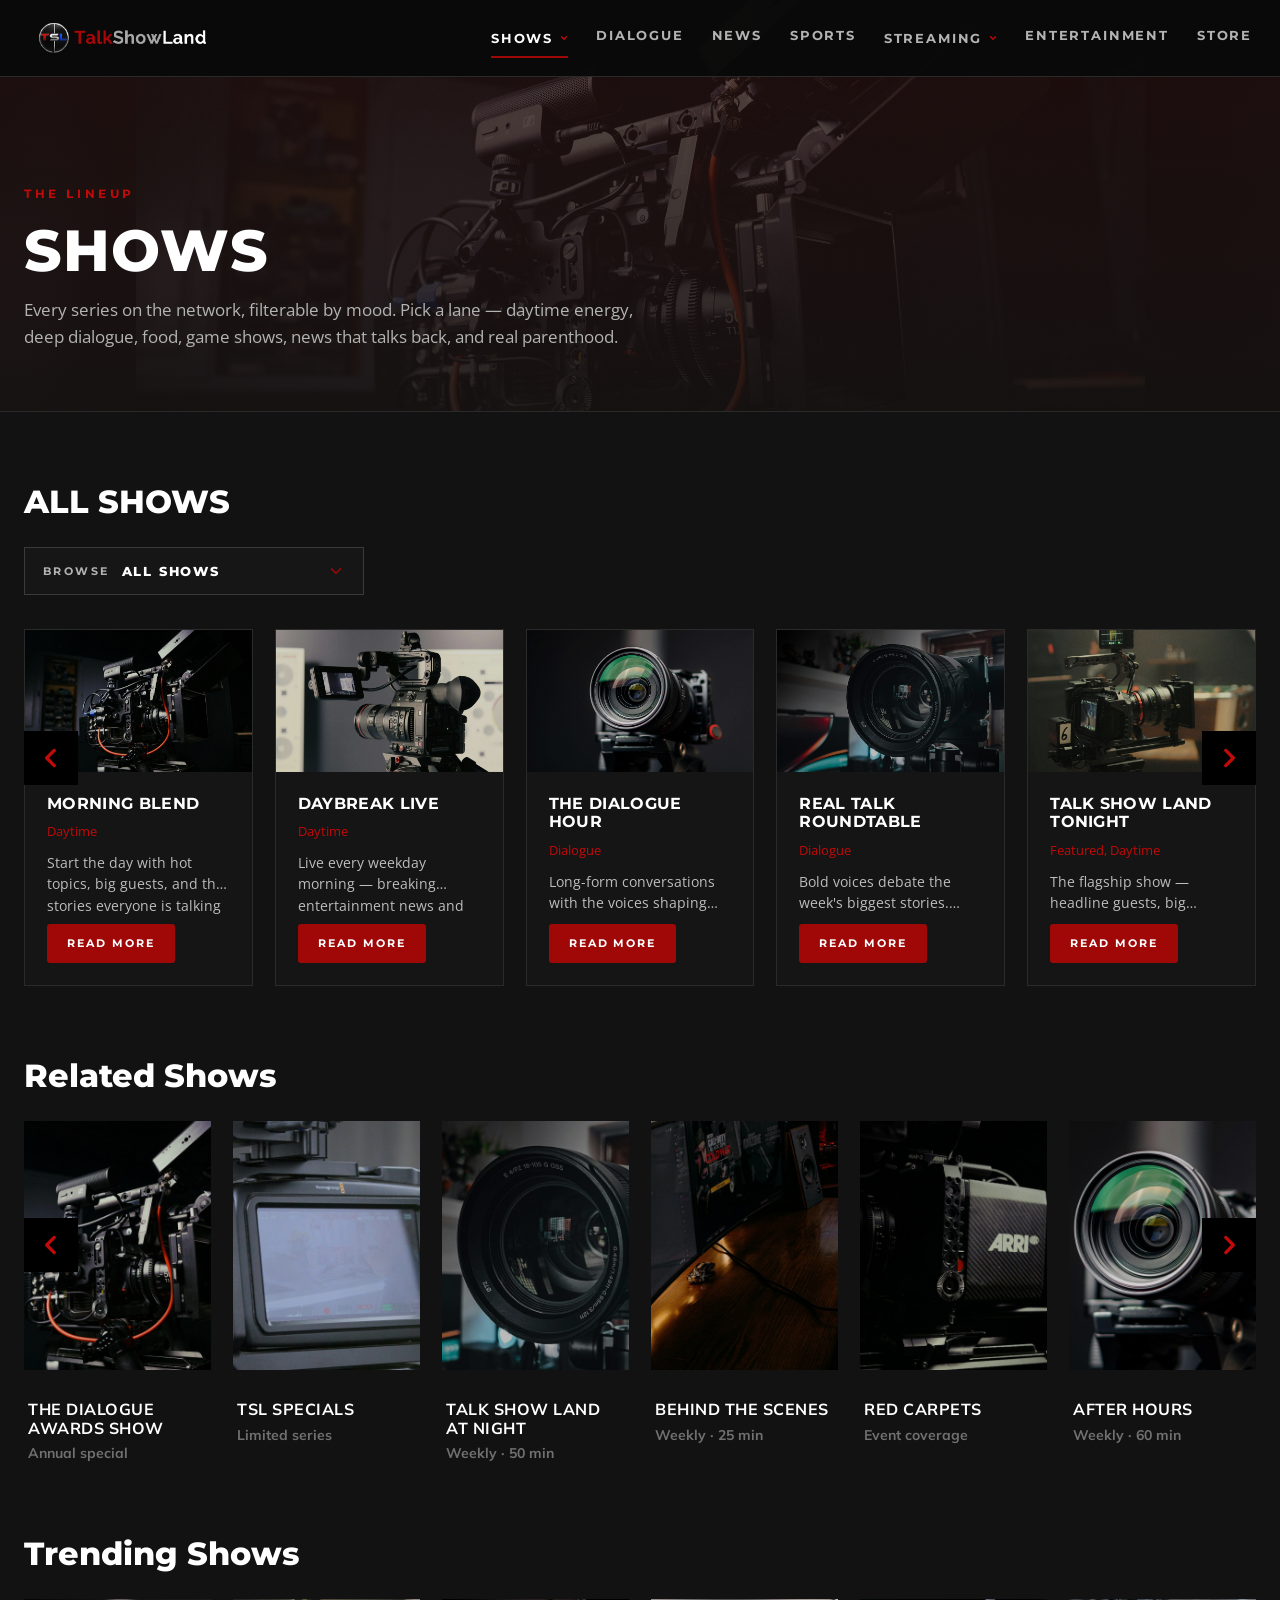
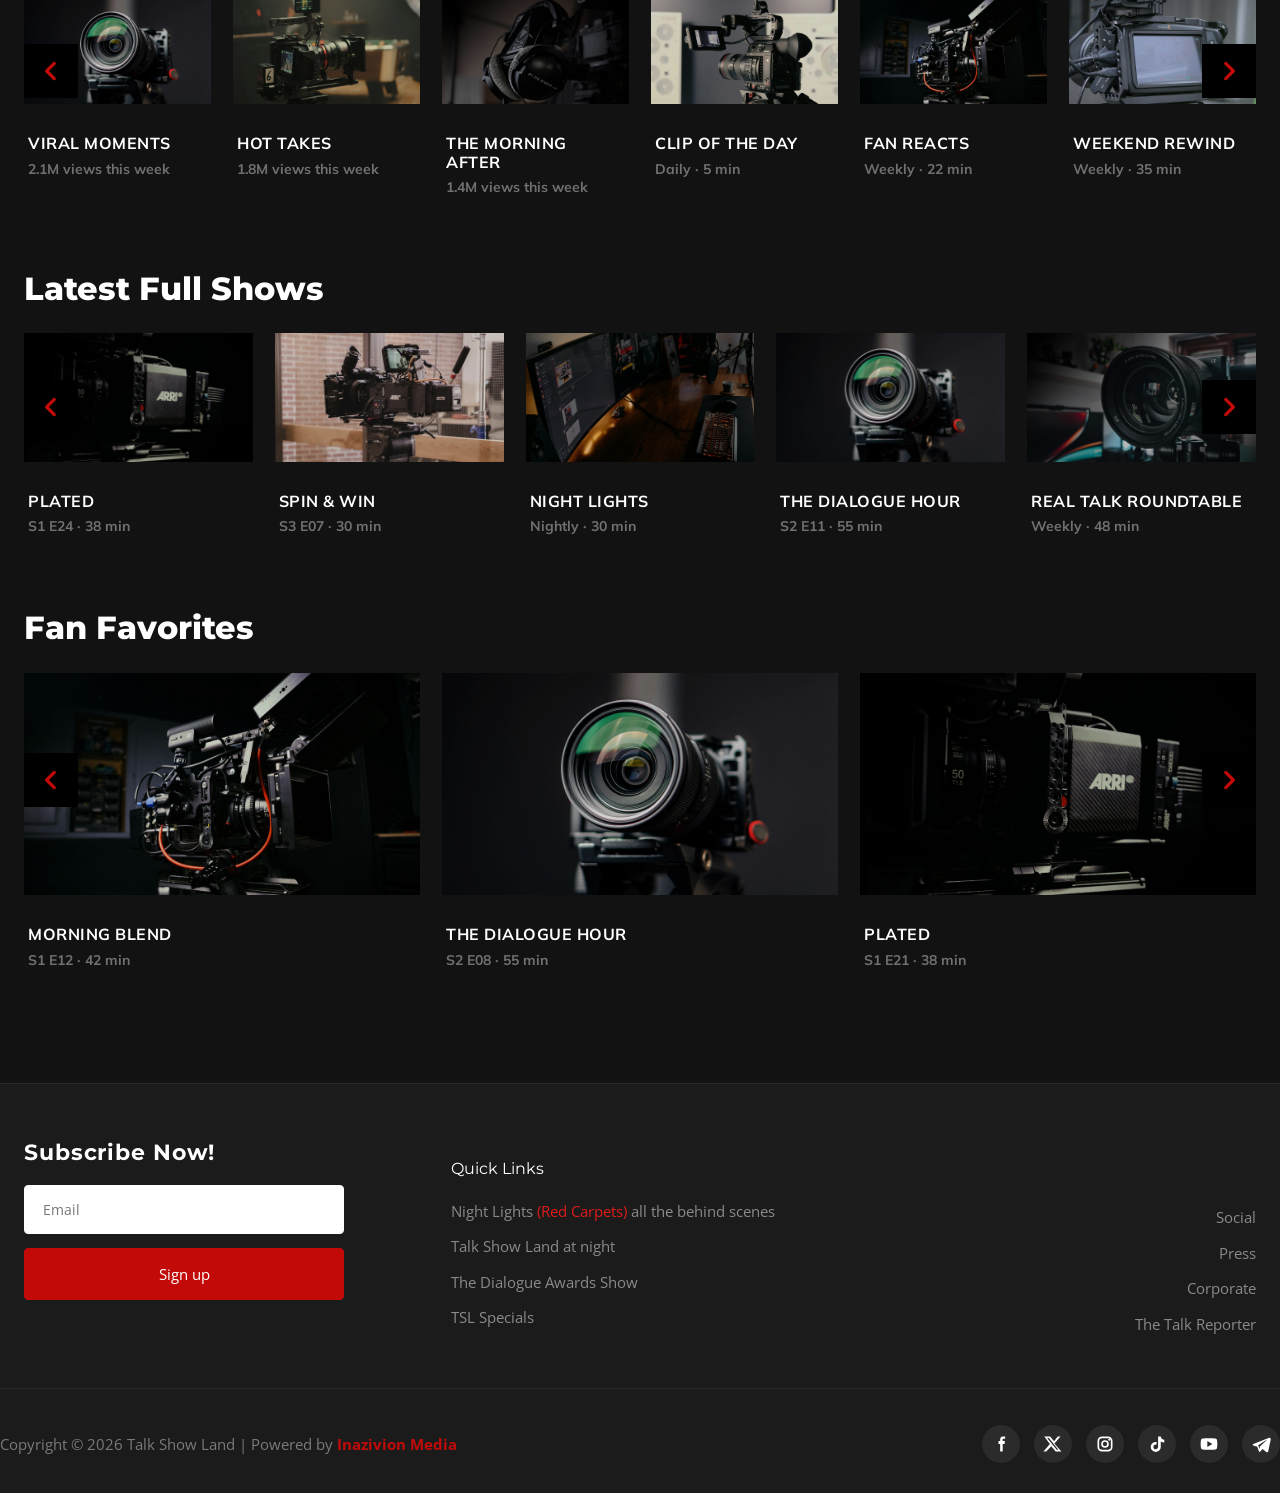
<file: shows.html>
<!DOCTYPE html>
<html lang="en">
<head>
<meta charset="utf-8">
<meta name="viewport" content="width=device-width, initial-scale=1">
<title>Shows | Talk Show Land</title>
<meta name="description" content="Browse every Talk Show Land series — daytime, dialogue, food, game shows, news, and parenthood. Filter by category.">
<meta property="og:type" content="website">
<meta property="og:site_name" content="Talk Show Land">
<meta property="og:title" content="Shows | Talk Show Land">
<meta property="og:description" content="Every series on the network — daytime, dialogue, food, game shows, news, and parenthood.">
<meta property="og:url" content="https://inavizionmedia.github.io/TalkshowLand-Remake/shows.html">
<meta property="og:image" content="https://inavizionmedia.github.io/TalkshowLand-Remake/assets/og-image.jpg?v=20261007d">
<meta property="og:image:width" content="1200">
<meta property="og:image:height" content="630">
<meta name="twitter:card" content="summary_large_image">
<meta name="twitter:title" content="Shows | Talk Show Land">
<meta name="twitter:description" content="Every series on the network — daytime, dialogue, food, game shows, news, and parenthood.">
<meta name="twitter:image" content="https://inavizionmedia.github.io/TalkshowLand-Remake/assets/og-image.jpg?v=20261007d">
<link rel="icon" type="image/png" href="assets/logo-icon.png">
<meta name="theme-color" content="#121212">
<link rel="preconnect" href="https://fonts.googleapis.com">
<link rel="preconnect" href="https://fonts.gstatic.com" crossorigin>
<link href="https://fonts.googleapis.com/css2?family=Montserrat:wght@700;800&family=Mulish:wght@700&family=Open+Sans:wght@400;600&display=swap" rel="stylesheet">
<link rel="stylesheet" href="style.css?v=20261007an">
<link rel="icon" href="assets/logo-icon.png">
</head>
<body>

<header class="site-header solid" id="siteHeader">
  <nav class="nav container" aria-label="Main">
    <a class="brand" href="index.html"><img src="assets/logo-desktop.png" alt="TalkShowLand — Talk Show Land"></a>
    <button class="nav-toggle" aria-label="Menu" aria-expanded="false"><em>Menu</em><span class="bars"><span></span><span></span><span></span></span></button>
    <ul class="nav-links">
      <li class="has-sub"><a href="shows.html">Shows<svg class="nav-chev" viewBox="0 0 10 10" aria-hidden="true"><path d="M2 3.5l3 3 3-3" fill="none" stroke="currentColor" stroke-width="1.8" stroke-linecap="round" stroke-linejoin="round"/></svg></a><button class="sub-toggle" aria-expanded="false" aria-label="Toggle Shows submenu"><svg viewBox="0 0 24 24" aria-hidden="true"><path d="M6 9l6 6 6-6" fill="none" stroke="currentColor" stroke-width="2" stroke-linecap="round" stroke-linejoin="round"/></svg></button>
        <ul class="sub-menu">
          <li><a href="shows.html#f=daytime">Daytime</a></li>
          <li><a href="shows.html#f=dialogue">Dialogue</a></li>
          <li><a href="shows.html#f=featured">Featured</a></li>
          <li><a href="shows.html#f=food">Food</a></li>
          <li><a href="shows.html#f=gameshows">Game Shows</a></li>
          <li><a href="shows.html#f=news">News</a></li>
          <li><a href="shows.html#f=parenthood">Parenthood</a></li>
        </ul>
      </li>
      <li><a href="dialogue.html">Dialogue</a></li>
      <li><a href="news.html">News</a></li>
      <li><a href="sports.html">Sports</a></li>
      <li class="has-sub"><a href="streaming.html">Streaming<svg class="nav-chev" viewBox="0 0 10 10" aria-hidden="true"><path d="M2 3.5l3 3 3-3" fill="none" stroke="currentColor" stroke-width="1.8" stroke-linecap="round" stroke-linejoin="round"/></svg></a><button class="sub-toggle" aria-expanded="false" aria-label="Toggle Streaming submenu"><svg viewBox="0 0 24 24" aria-hidden="true"><path d="M6 9l6 6 6-6" fill="none" stroke="currentColor" stroke-width="2" stroke-linecap="round" stroke-linejoin="round"/></svg></button><ul class="sub-menu"><li><a href="video-player.html">Video Player</a></li></ul></li>
      <li><a href="entertainment.html">Entertainment</a></li>
      <li><a href="store.html">Store</a></li>
    </ul>
  </nav>
</header>

<main>
<div class="page-head" style="--ph:url('assets/hero-2.jpg')"><div class="container">
  <p class="kicker">The lineup</p>
  <h1>Shows</h1>
  <p>Every series on the network, filterable by mood. Pick a lane — daytime energy, deep dialogue, food, game shows, news that talks back, and real parenthood.</p>
</div></div>

<section class="section container wide" aria-label="Filter shows">
  <div class="sec-head"><h2 class="upper">All Shows</h2></div>
  <div class="filter-select" id="filterSelect">
    <button class="filter-current" id="filterCurrent" aria-haspopup="listbox" aria-expanded="false">
      <span class="filter-label">Browse</span>
      <span class="filter-value" id="filterValue">All Shows</span>
      <svg class="filter-chev" viewBox="0 0 24 24" aria-hidden="true"><path d="M6 9l6 6 6-6" fill="none" stroke="currentColor" stroke-width="2" stroke-linecap="round" stroke-linejoin="round"/></svg>
    </button>
    <ul class="filter-menu" id="filterMenu" role="listbox" aria-label="Filter shows by category" hidden>
      <li role="option" data-filter="all" class="active" aria-selected="true">All Shows</li>
      <li role="option" data-filter="daytime" aria-selected="false">Daytime</li>
      <li role="option" data-filter="dialogue" aria-selected="false">Dialogue</li>
      <li role="option" data-filter="featured" aria-selected="false">Featured</li>
      <li role="option" data-filter="food" aria-selected="false">Food</li>
      <li role="option" data-filter="gameshows" aria-selected="false">Game Shows</li>
      <li role="option" data-filter="news" aria-selected="false">News</li>
      <li role="option" data-filter="parenthood" aria-selected="false">Parenthood</li>
    </ul>
  </div>

  <div class="rail" id="filterRail">
    <div class="swiper" id="filterSwiper" data-per-view="5" data-loop="false"><div class="swiper-wrapper filter-grid" id="filterGrid">
    <div class="swiper-slide"><article class="card browse" data-tags="daytime"><div class="thumb"><img src="assets/thumb-1.jpg" alt="Morning Blend"><span class="play"><svg viewBox="0 0 24 24" aria-hidden="true"><path d="M8 5v14l11-7z"/></svg></span></div><div class="card-box"><h3><a href="video-player.html">Morning Blend</a></h3><p class="browse-tags">Daytime</p><p class="browse-desc">Start the day with hot topics, big guests, and the stories everyone is talking about. Daytime energy, every weekday.</p><a class="read-more" href="video-player.html">Read More</a></div></article></div>
    <div class="swiper-slide"><article class="card browse" data-tags="daytime"><div class="thumb"><img src="assets/thumb-10.jpg" alt="Daybreak Live"><span class="play"><svg viewBox="0 0 24 24" aria-hidden="true"><path d="M8 5v14l11-7z"/></svg></span></div><div class="card-box"><h3><a href="video-player.html">Daybreak Live</a></h3><p class="browse-tags">Daytime</p><p class="browse-desc">Live every weekday morning — breaking entertainment news and unfiltered conversation as it happens.</p><a class="read-more" href="video-player.html">Read More</a></div></article></div>
    <div class="swiper-slide"><article class="card browse" data-tags="dialogue"><div class="thumb"><img src="assets/thumb-2.jpg" alt="The Dialogue Hour"><span class="play"><svg viewBox="0 0 24 24" aria-hidden="true"><path d="M8 5v14l11-7z"/></svg></span></div><div class="card-box"><h3><a href="video-player.html">The Dialogue Hour</a></h3><p class="browse-tags">Dialogue</p><p class="browse-desc">Long-form conversations with the voices shaping culture. Real questions, real answers, no scripts.</p><a class="read-more" href="video-player.html">Read More</a></div></article></div>
    <div class="swiper-slide"><article class="card browse" data-tags="dialogue"><div class="thumb"><img src="assets/thumb-7.jpg" alt="Real Talk Roundtable"><span class="play"><svg viewBox="0 0 24 24" aria-hidden="true"><path d="M8 5v14l11-7z"/></svg></span></div><div class="card-box"><h3><a href="video-player.html">Real Talk Roundtable</a></h3><p class="browse-tags">Dialogue</p><p class="browse-desc">Bold voices debate the week's biggest stories. Nothing is off-limits and everything is on the table.</p><a class="read-more" href="video-player.html">Read More</a></div></article></div>
    <div class="swiper-slide"><article class="card browse" data-tags="featured daytime"><div class="thumb"><img src="assets/thumb-5.jpg" alt="Talk Show Land Tonight"><span class="play"><svg viewBox="0 0 24 24" aria-hidden="true"><path d="M8 5v14l11-7z"/></svg></span></div><div class="card-box"><h3><a href="video-player.html">Talk Show Land Tonight</a></h3><p class="browse-tags">Featured, Daytime</p><p class="browse-desc">The flagship show — headline guests, big laughs, and the moments everyone talks about tomorrow.</p><a class="read-more" href="video-player.html">Read More</a></div></article></div>
    <div class="swiper-slide"><article class="card browse" data-tags="featured"><div class="thumb"><img src="assets/thumb-9.jpg" alt="The Red Carpet Hour"><span class="play"><svg viewBox="0 0 24 24" aria-hidden="true"><path d="M8 5v14l11-7z"/></svg></span></div><div class="card-box"><h3><a href="video-player.html">The Red Carpet Hour</a></h3><p class="browse-tags">Featured</p><p class="browse-desc">Front-row access to premieres and award shows. Fashion, interviews, and unforgettable nights.</p><a class="read-more" href="video-player.html">Read More</a></div></article></div>
    <div class="swiper-slide"><article class="card browse" data-tags="food"><div class="thumb"><img src="assets/thumb-3.jpg" alt="Plated"><span class="play"><svg viewBox="0 0 24 24" aria-hidden="true"><path d="M8 5v14l11-7z"/></svg></span></div><div class="card-box"><h3><a href="video-player.html">Plated</a></h3><p class="browse-tags">Food</p><p class="browse-desc">Celebrity chefs and food-world insiders serve the stories behind the dishes everyone loves.</p><a class="read-more" href="video-player.html">Read More</a></div></article></div>
    <div class="swiper-slide"><article class="card browse" data-tags="food"><div class="thumb"><img src="assets/thumb-4.jpg" alt="Kitchen Confessions"><span class="play"><svg viewBox="0 0 24 24" aria-hidden="true"><path d="M8 5v14l11-7z"/></svg></span></div><div class="card-box"><h3><a href="video-player.html">Kitchen Confessions</a></h3><p class="browse-tags">Food</p><p class="browse-desc">Chefs tell all — kitchen disasters, secret recipes, and the truth about the restaurant world.</p><a class="read-more" href="video-player.html">Read More</a></div></article></div>
    <div class="swiper-slide"><article class="card browse" data-tags="gameshows"><div class="thumb"><img src="assets/thumb-6.jpg" alt="Spin & Win"><span class="play"><svg viewBox="0 0 24 24" aria-hidden="true"><path d="M8 5v14l11-7z"/></svg></span></div><div class="card-box"><h3><a href="video-player.html">Spin & Win</a></h3><p class="browse-tags">Game Shows</p><p class="browse-desc">The high-energy game show where contestants spin, answer, and win big every weekday.</p><a class="read-more" href="video-player.html">Read More</a></div></article></div>
    <div class="swiper-slide"><article class="card browse" data-tags="gameshows"><div class="thumb"><img src="assets/thumb-8.jpg" alt="The Buzzer"><span class="play"><svg viewBox="0 0 24 24" aria-hidden="true"><path d="M8 5v14l11-7z"/></svg></span></div><div class="card-box"><h3><a href="video-player.html">The Buzzer</a></h3><p class="browse-tags">Game Shows</p><p class="browse-desc">Quick wits win. Contestants race the clock in the toughest trivia showdown on daytime.</p><a class="read-more" href="video-player.html">Read More</a></div></article></div>
    <div class="swiper-slide"><article class="card browse" data-tags="news"><div class="thumb"><img src="assets/thumb-5.jpg" alt="The Day Report"><span class="play"><svg viewBox="0 0 24 24" aria-hidden="true"><path d="M8 5v14l11-7z"/></svg></span></div><div class="card-box"><h3><a href="video-player.html">The Day Report</a></h3><p class="browse-tags">News</p><p class="browse-desc">The day's top stories, delivered straight. News that talks back, every evening.</p><a class="read-more" href="video-player.html">Read More</a></div></article></div>
    <div class="swiper-slide"><article class="card browse" data-tags="news"><div class="thumb"><img src="assets/thumb-7.jpg" alt="Night Lights"><span class="play"><svg viewBox="0 0 24 24" aria-hidden="true"><path d="M8 5v14l11-7z"/></svg></span></div><div class="card-box"><h3><a href="video-player.html">Night Lights</a></h3><p class="browse-tags">News</p><p class="browse-desc">Your nightly wrap of entertainment news — headlines, drama, and the must-see moments.</p><a class="read-more" href="video-player.html">Read More</a></div></article></div>
    <div class="swiper-slide"><article class="card browse" data-tags="parenthood"><div class="thumb"><img src="assets/thumb-6.jpg" alt="Raising Them Right"><span class="play"><svg viewBox="0 0 24 24" aria-hidden="true"><path d="M8 5v14l11-7z"/></svg></span></div><div class="card-box"><h3><a href="video-player.html">Raising Them Right</a></h3><p class="browse-tags">Parenthood</p><p class="browse-desc">Real parents, real talk. Honest conversation and expert advice on raising kids today.</p><a class="read-more" href="video-player.html">Read More</a></div></article></div>
    <div class="swiper-slide"><article class="card browse" data-tags="parenthood dialogue"><div class="thumb"><img src="assets/thumb-10.jpg" alt="The Parent Panel"><span class="play"><svg viewBox="0 0 24 24" aria-hidden="true"><path d="M8 5v14l11-7z"/></svg></span></div><div class="card-box"><h3><a href="video-player.html">The Parent Panel</a></h3><p class="browse-tags">Parenthood, Dialogue</p><p class="browse-desc">A panel of parents tackles the toughest questions of modern parenthood, together.</p><a class="read-more" href="video-player.html">Read More</a></div></article></div>
    </div></div>
    <button class="rail-btn prev" aria-label="Scroll left"><svg viewBox="0 0 24 24" aria-hidden="true"><path d="M15 5l-7 7 7 7" fill="none" stroke="currentColor" stroke-width="3" stroke-linecap="round" stroke-linejoin="round"/></svg></button>
    <button class="rail-btn next" aria-label="Scroll right"><svg viewBox="0 0 24 24" aria-hidden="true"><path d="M9 5l7 7-7 7" fill="none" stroke="currentColor" stroke-width="3" stroke-linecap="round" stroke-linejoin="round"/></svg></button>
  </div>
</section>

<section class="section container wide" aria-label="Related shows" style="padding-top:0">
  <div class="sec-head"><h2>Related Shows</h2></div>
  <div class="rail">
    <div class="swiper" data-per-view="6"><div class="swiper-wrapper">
      <div class="swiper-slide"><article class="card poster"><div class="thumb"><img src="assets/thumb-1.jpg" alt="The Dialogue Awards Show poster"><span class="play"><svg viewBox="0 0 24 24" aria-hidden="true"><path d="M8 5v14l11-7z"/></svg></span></div><div class="card-body"><span class="card-tag">Event</span><h3>The Dialogue Awards Show</h3><p class="card-meta">Annual special</p></div></article></div>
      <div class="swiper-slide"><article class="card poster"><div class="thumb"><img src="assets/thumb-4.jpg" alt="TSL Specials poster"><span class="play"><svg viewBox="0 0 24 24" aria-hidden="true"><path d="M8 5v14l11-7z"/></svg></span></div><div class="card-body"><span class="card-tag">Specials</span><h3>TSL Specials</h3><p class="card-meta">Limited series</p></div></article></div>
      <div class="swiper-slide"><article class="card poster"><div class="thumb"><img src="assets/thumb-7.jpg" alt="Talk Show Land at Night poster"><span class="play"><svg viewBox="0 0 24 24" aria-hidden="true"><path d="M8 5v14l11-7z"/></svg></span></div><div class="card-body"><span class="card-tag">Late Night</span><h3>Talk Show Land at Night</h3><p class="card-meta">Weekly · 50 min</p></div></article></div>
      <div class="swiper-slide"><article class="card poster"><div class="thumb"><img src="assets/thumb-9.jpg" alt="Behind the Scenes poster"><span class="play"><svg viewBox="0 0 24 24" aria-hidden="true"><path d="M8 5v14l11-7z"/></svg></span></div><div class="card-body"><span class="card-tag">Behind the Scenes</span><h3>Behind the Scenes</h3><p class="card-meta">Weekly · 25 min</p></div></article></div>
      <div class="swiper-slide"><article class="card poster"><div class="thumb"><img src="assets/thumb-3.jpg" alt="Red Carpets poster"><span class="play"><svg viewBox="0 0 24 24" aria-hidden="true"><path d="M8 5v14l11-7z"/></svg></span></div><div class="card-body"><span class="card-tag">Events</span><h3>Red Carpets</h3><p class="card-meta">Event coverage</p></div></article></div>
    <div class="swiper-slide"><article class="card poster"><div class="thumb"><img src="assets/thumb-2.jpg" alt="After Hours poster"><span class="play"><svg viewBox="0 0 24 24" aria-hidden="true"><path d="M8 5v14l11-7z"/></svg></span></div><div class="card-body"><span class="card-tag">Late Night</span><h3>After Hours</h3><p class="card-meta">Weekly · 60 min</p></div></article></div>
      <div class="swiper-slide"><article class="card poster"><div class="thumb"><img src="assets/thumb-5.jpg" alt="The Vault poster"><span class="play"><svg viewBox="0 0 24 24" aria-hidden="true"><path d="M8 5v14l11-7z"/></svg></span></div><div class="card-body"><span class="card-tag">Classics</span><h3>The Vault</h3><p class="card-meta">Throwback series</p></div></article></div>
      <div class="swiper-slide"><article class="card poster"><div class="thumb"><img src="assets/thumb-6.jpg" alt="Encore Performances poster"><span class="play"><svg viewBox="0 0 24 24" aria-hidden="true"><path d="M8 5v14l11-7z"/></svg></span></div><div class="card-body"><span class="card-tag">Music</span><h3>Encore Performances</h3><p class="card-meta">Weekly · 45 min</p></div></article></div>
      <div class="swiper-slide"><article class="card poster"><div class="thumb"><img src="assets/thumb-8.jpg" alt="Premiere Week poster"><span class="play"><svg viewBox="0 0 24 24" aria-hidden="true"><path d="M8 5v14l11-7z"/></svg></span></div><div class="card-body"><span class="card-tag">Events</span><h3>Premiere Week</h3><p class="card-meta">Annual event</p></div></article></div>
      <div class="swiper-slide"><article class="card poster"><div class="thumb"><img src="assets/thumb-10.jpg" alt="Legends of Talk poster"><span class="play"><svg viewBox="0 0 24 24" aria-hidden="true"><path d="M8 5v14l11-7z"/></svg></span></div><div class="card-body"><span class="card-tag">Specials</span><h3>Legends of Talk</h3><p class="card-meta">Limited series</p></div></article></div>
    </div></div>
      
    <button class="rail-btn prev" aria-label="Scroll left"><svg viewBox="0 0 24 24" aria-hidden="true"><path d="M15 5l-7 7 7 7" fill="none" stroke="currentColor" stroke-width="3" stroke-linecap="round" stroke-linejoin="round"/></svg></button>
    <button class="rail-btn next" aria-label="Scroll right"><svg viewBox="0 0 24 24" aria-hidden="true"><path d="M9 5l7 7-7 7" fill="none" stroke="currentColor" stroke-width="3" stroke-linecap="round" stroke-linejoin="round"/></svg></button>
  </div>
</section>

<section class="section container wide" aria-label="Trending shows" style="padding-top:0">
  <div class="sec-head"><h2>Trending Shows</h2></div>
  <div class="rail">
    <div class="swiper" data-per-view="6"><div class="swiper-wrapper">
      <div class="swiper-slide"><article class="card small"><div class="thumb"><img src="assets/thumb-2.jpg" alt="Viral Moments"><span class="play"><svg viewBox="0 0 24 24" aria-hidden="true"><path d="M8 5v14l11-7z"/></svg></span></div><div class="card-body"><span class="card-tag">Clips</span><h3>Viral Moments</h3><p class="card-meta">2.1M views this week</p></div></article></div>
      <div class="swiper-slide"><article class="card small"><div class="thumb"><img src="assets/thumb-5.jpg" alt="Hot Takes"><span class="play"><svg viewBox="0 0 24 24" aria-hidden="true"><path d="M8 5v14l11-7z"/></svg></span></div><div class="card-body"><span class="card-tag">Clips</span><h3>Hot Takes</h3><p class="card-meta">1.8M views this week</p></div></article></div>
      <div class="swiper-slide"><article class="card small"><div class="thumb"><img src="assets/thumb-8.jpg" alt="The Morning After"><span class="play"><svg viewBox="0 0 24 24" aria-hidden="true"><path d="M8 5v14l11-7z"/></svg></span></div><div class="card-body"><span class="card-tag">Recap</span><h3>The Morning After</h3><p class="card-meta">1.4M views this week</p></div></article></div>
      <div class="swiper-slide"><article class="card small"><div class="thumb"><img src="assets/thumb-10.jpg" alt="Clip of the Day"><span class="play"><svg viewBox="0 0 24 24" aria-hidden="true"><path d="M8 5v14l11-7z"/></svg></span></div><div class="card-body"><span class="card-tag">Clips</span><h3>Clip of the Day</h3><p class="card-meta">Daily · 5 min</p></div></article></div>
      <div class="swiper-slide"><article class="card small"><div class="thumb"><img src="assets/thumb-1.jpg" alt="Fan Reacts"><span class="play"><svg viewBox="0 0 24 24" aria-hidden="true"><path d="M8 5v14l11-7z"/></svg></span></div><div class="card-body"><span class="card-tag">Community</span><h3>Fan Reacts</h3><p class="card-meta">Weekly · 22 min</p></div></article></div>
      <div class="swiper-slide"><article class="card small"><div class="thumb"><img src="assets/thumb-4.jpg" alt="Weekend Rewind"><span class="play"><svg viewBox="0 0 24 24" aria-hidden="true"><path d="M8 5v14l11-7z"/></svg></span></div><div class="card-body"><span class="card-tag">Recap</span><h3>Weekend Rewind</h3><p class="card-meta">Weekly · 35 min</p></div></article></div>
      <div class="swiper-slide"><article class="card small"><div class="thumb"><img src="assets/thumb-3.jpg" alt="Commentary Clips"><span class="play"><svg viewBox="0 0 24 24" aria-hidden="true"><path d="M8 5v14l11-7z"/></svg></span></div><div class="card-body"><span class="card-tag">Clips</span><h3>Commentary Clips</h3><p class="card-meta">980K views this week</p></div></article></div>
      <div class="swiper-slide"><article class="card small"><div class="thumb"><img src="assets/thumb-6.jpg" alt="Hot Mic Moments"><span class="play"><svg viewBox="0 0 24 24" aria-hidden="true"><path d="M8 5v14l11-7z"/></svg></span></div><div class="card-body"><span class="card-tag">Clips</span><h3>Hot Mic Moments</h3><p class="card-meta">870K views this week</p></div></article></div>
      <div class="swiper-slide"><article class="card small"><div class="thumb"><img src="assets/thumb-7.jpg" alt="Fan Cams"><span class="play"><svg viewBox="0 0 24 24" aria-hidden="true"><path d="M8 5v14l11-7z"/></svg></span></div><div class="card-body"><span class="card-tag">Community</span><h3>Fan Cams</h3><p class="card-meta">Weekly · 18 min</p></div></article></div>
      <div class="swiper-slide"><article class="card small"><div class="thumb"><img src="assets/thumb-9.jpg" alt="Top 10 Countdown"><span class="play"><svg viewBox="0 0 24 24" aria-hidden="true"><path d="M8 5v14l11-7z"/></svg></span></div><div class="card-body"><span class="card-tag">Recap</span><h3>Top 10 Countdown</h3><p class="card-meta">Weekly · 25 min</p></div></article></div>
    </div></div>
    <button class="rail-btn prev" aria-label="Scroll left"><svg viewBox="0 0 24 24" aria-hidden="true"><path d="M15 5l-7 7 7 7" fill="none" stroke="currentColor" stroke-width="3" stroke-linecap="round" stroke-linejoin="round"/></svg></button>
    <button class="rail-btn next" aria-label="Scroll right"><svg viewBox="0 0 24 24" aria-hidden="true"><path d="M9 5l7 7-7 7" fill="none" stroke="currentColor" stroke-width="3" stroke-linecap="round" stroke-linejoin="round"/></svg></button>
  </div>
</section>

<section class="section container wide" aria-label="Latest full shows" style="padding-top:0">
  <div class="sec-head"><h2>Latest Full Shows</h2></div>
  <div class="rail">
    <div class="swiper" data-per-view="5"><div class="swiper-wrapper">
      <div class="swiper-slide"><article class="card latest"><div class="thumb"><img src="assets/thumb-3.jpg" alt="Plated season 1 episode 24"><span class="play"><svg viewBox="0 0 24 24" aria-hidden="true"><path d="M8 5v14l11-7z"/></svg></span></div><div class="card-body"><span class="card-tag">Food</span><h3>Plated</h3><p class="card-meta">S1 E24 · 38 min</p></div></article></div>
      <div class="swiper-slide"><article class="card latest"><div class="thumb"><img src="assets/thumb-6.jpg" alt="Spin and Win season 3 episode 7"><span class="play"><svg viewBox="0 0 24 24" aria-hidden="true"><path d="M8 5v14l11-7z"/></svg></span></div><div class="card-body"><span class="card-tag">Game Shows</span><h3>Spin &amp; Win</h3><p class="card-meta">S3 E07 · 30 min</p></div></article></div>
      <div class="swiper-slide"><article class="card latest"><div class="thumb"><img src="assets/thumb-9.jpg" alt="Night Lights nightly episode"><span class="play"><svg viewBox="0 0 24 24" aria-hidden="true"><path d="M8 5v14l11-7z"/></svg></span></div><div class="card-body"><span class="card-tag">News</span><h3>Night Lights</h3><p class="card-meta">Nightly · 30 min</p></div></article></div>
      <div class="swiper-slide"><article class="card latest"><div class="thumb"><img src="assets/thumb-2.jpg" alt="The Dialogue Hour season 2 episode 11"><span class="play"><svg viewBox="0 0 24 24" aria-hidden="true"><path d="M8 5v14l11-7z"/></svg></span></div><div class="card-body"><span class="card-tag">Dialogue</span><h3>The Dialogue Hour</h3><p class="card-meta">S2 E11 · 55 min</p></div></article></div>
      <div class="swiper-slide"><article class="card latest"><div class="thumb"><img src="assets/thumb-7.jpg" alt="Real Talk Roundtable weekly episode"><span class="play"><svg viewBox="0 0 24 24" aria-hidden="true"><path d="M8 5v14l11-7z"/></svg></span></div><div class="card-body"><span class="card-tag">Dialogue</span><h3>Real Talk Roundtable</h3><p class="card-meta">Weekly · 48 min</p></div></article></div>
      <div class="swiper-slide"><article class="card latest"><div class="thumb"><img src="assets/thumb-10.jpg" alt="Morning Blend season 1 episode 15"><span class="play"><svg viewBox="0 0 24 24" aria-hidden="true"><path d="M8 5v14l11-7z"/></svg></span></div><div class="card-body"><span class="card-tag">Daytime</span><h3>Morning Blend</h3><p class="card-meta">S1 E15 · 42 min</p></div></article></div>
    </div></div>
    <button class="rail-btn prev" aria-label="Scroll left"><svg viewBox="0 0 24 24" aria-hidden="true"><path d="M15 5l-7 7 7 7" fill="none" stroke="currentColor" stroke-width="3" stroke-linecap="round" stroke-linejoin="round"/></svg></button>
    <button class="rail-btn next" aria-label="Scroll right"><svg viewBox="0 0 24 24" aria-hidden="true"><path d="M9 5l7 7-7 7" fill="none" stroke="currentColor" stroke-width="3" stroke-linecap="round" stroke-linejoin="round"/></svg></button>
  </div>
</section>
<section class="section container wide" aria-label="Fan favorites" style="padding-top:0">
  <div class="sec-head"><h2>Fan Favorites</h2></div>
  <div class="rail">
    <div class="swiper" data-per-view="3"><div class="swiper-wrapper">
      <div class="swiper-slide"><article class="card feat"><div class="thumb"><img src="assets/thumb-1.jpg" alt="Morning Blend — daytime talk show"><span class="play"><svg viewBox="0 0 24 24" aria-hidden="true"><path d="M8 5v14l11-7z"/></svg></span></div><div class="card-body"><span class="card-tag">Daytime</span><h3>Morning Blend</h3><p class="card-meta">S1 E12 · 42 min</p></div></article></div>
      <div class="swiper-slide"><article class="card feat"><div class="thumb"><img src="assets/thumb-2.jpg" alt="The Dialogue Hour — long-form interview show"><span class="play"><svg viewBox="0 0 24 24" aria-hidden="true"><path d="M8 5v14l11-7z"/></svg></span></div><div class="card-body"><span class="card-tag">Dialogue</span><h3>The Dialogue Hour</h3><p class="card-meta">S2 E08 · 55 min</p></div></article></div>
      <div class="swiper-slide"><article class="card feat"><div class="thumb"><img src="assets/thumb-3.jpg" alt="Plated — food and cooking talk show"><span class="play"><svg viewBox="0 0 24 24" aria-hidden="true"><path d="M8 5v14l11-7z"/></svg></span></div><div class="card-body"><span class="card-tag">Food</span><h3>Plated</h3><p class="card-meta">S1 E21 · 38 min</p></div></article></div>
      <div class="swiper-slide"><article class="card feat"><div class="thumb"><img src="assets/thumb-4.jpg" alt="Spin and Win — game show"><span class="play"><svg viewBox="0 0 24 24" aria-hidden="true"><path d="M8 5v14l11-7z"/></svg></span></div><div class="card-body"><span class="card-tag">Game Shows</span><h3>Spin &amp; Win</h3><p class="card-meta">S3 E04 · 30 min</p></div></article></div>
      <div class="swiper-slide"><article class="card feat"><div class="thumb"><img src="assets/thumb-5.jpg" alt="The Day Report — daily news talk"><span class="play"><svg viewBox="0 0 24 24" aria-hidden="true"><path d="M8 5v14l11-7z"/></svg></span></div><div class="card-body"><span class="card-tag">News</span><h3>The Day Report</h3><p class="card-meta">Daily · 45 min</p></div></article></div>
      <div class="swiper-slide"><article class="card feat"><div class="thumb"><img src="assets/thumb-6.jpg" alt="Raising Them Right — parenting talk show"><span class="play"><svg viewBox="0 0 24 24" aria-hidden="true"><path d="M8 5v14l11-7z"/></svg></span></div><div class="card-body"><span class="card-tag">Parenthood</span><h3>Raising Them Right</h3><p class="card-meta">S1 E15 · 40 min</p></div></article></div>
      <div class="swiper-slide"><article class="card feat"><div class="thumb"><img src="assets/thumb-7.jpg" alt="Night Lights — evening news recap"><span class="play"><svg viewBox="0 0 24 24" aria-hidden="true"><path d="M8 5v14l11-7z"/></svg></span></div><div class="card-body"><span class="card-tag">News</span><h3>Night Lights</h3><p class="card-meta">Nightly · 30 min</p></div></article></div>
      <div class="swiper-slide"><article class="card feat"><div class="thumb"><img src="assets/thumb-8.jpg" alt="Kitchen Confessions — food talk show"><span class="play"><svg viewBox="0 0 24 24" aria-hidden="true"><path d="M8 5v14l11-7z"/></svg></span></div><div class="card-body"><span class="card-tag">Food</span><h3>Kitchen Confessions</h3><p class="card-meta">S2 E11 · 36 min</p></div></article></div>
      <div class="swiper-slide"><article class="card feat"><div class="thumb"><img src="assets/thumb-9.jpg" alt="The Buzzer — trivia game show"><span class="play"><svg viewBox="0 0 24 24" aria-hidden="true"><path d="M8 5v14l11-7z"/></svg></span></div><div class="card-body"><span class="card-tag">Game Shows</span><h3>The Buzzer</h3><p class="card-meta">S1 E09 · 28 min</p></div></article></div>
      <div class="swiper-slide"><article class="card feat"><div class="thumb"><img src="assets/thumb-10.jpg" alt="Daybreak Live — morning talk show"><span class="play"><svg viewBox="0 0 24 24" aria-hidden="true"><path d="M8 5v14l11-7z"/></svg></span></div><div class="card-body"><span class="card-tag">Daytime</span><h3>Daybreak Live</h3><p class="card-meta">Weekdays · 60 min</p></div></article></div>
    </div></div>
    <button class="rail-btn prev" aria-label="Scroll left"><svg viewBox="0 0 24 24" aria-hidden="true"><path d="M15 5l-7 7 7 7" fill="none" stroke="currentColor" stroke-width="3" stroke-linecap="round" stroke-linejoin="round"/></svg></button>
    <button class="rail-btn next" aria-label="Scroll right"><svg viewBox="0 0 24 24" aria-hidden="true"><path d="M9 5l7 7-7 7" fill="none" stroke="currentColor" stroke-width="3" stroke-linecap="round" stroke-linejoin="round"/></svg></button>
  </div>
</section>
</main>

<footer class="site-footer">
  <div class="container f-grid">
    <div class="f-sub" id="newsband">
      <h2>Subscribe Now!</h2>
      <form class="newsform" id="newsForm">
        <input type="email" name="email" placeholder="Email" aria-label="Email address" required>
        <button type="submit">Sign up</button>
      </form>
      <p class="news-ok">Thanks &mdash; you&rsquo;re on the list.</p>
    </div>
    <nav class="f-links" aria-label="Quick links">
      <h4>Quick Links</h4>
      <ul>
        <li><a href="news.html">Night Lights <span>(Red Carpets)</span> all the behind scenes</a></li>
        <li><a href="entertainment.html">Talk Show Land at night</a></li>
        <li><a href="dialogue.html">The Dialogue Awards Show</a></li>
        <li><a href="shows.html">TSL Specials</a></li>
      </ul>
    </nav>
    <nav class="f-links f-links2" aria-label="More links">
      <ul>
        <li><a href="index.html">Social</a></li>
        <li><a href="streaming.html">Press</a></li>
        <li><a href="streaming.html">Corporate</a></li>
        <li><a href="news.html">The Talk Reporter</a></li>
      </ul>
    </nav>
  </div>
  <div class="f-bottom container">
    <p>Copyright &copy; 2026 Talk Show Land | Powered by <a href="https://inavizionmedia.com" target="_blank" rel="noopener">Inazivion Media</a></p>
    <div class="f-social">
      <a href="https://www.facebook.com/talkshowland/" target="_blank" rel="noopener" aria-label="Facebook"><svg viewBox="0 0 24 24" aria-hidden="true"><path d="M14 8.5V7c0-.8.2-1.2 1.3-1.2H17V3h-2.6C11.7 3 11 4.8 11 7v1.5H9V12h2v9h3v-9h2.3l.4-3.5H14z"/></svg></a>
      <a href="https://x.com/talkshowland" target="_blank" rel="noopener" aria-label="X"><svg viewBox="0 0 24 24" aria-hidden="true"><path d="M17.7 3H21l-7.3 8.3L22 21h-6.8l-5.3-6.2L3.8 21H.5l7.8-8.9L1.5 3h7l4.8 5.7 4.4-5.7zm-1.2 16h1.9L7.1 4.9H5L16.5 19z"/></svg></a>
      <a href="https://www.instagram.com/talkshowland/" target="_blank" rel="noopener" aria-label="Instagram"><svg viewBox="0 0 24 24" aria-hidden="true"><g fill="none" stroke="currentColor" stroke-width="2"><rect x="4" y="4" width="16" height="16" rx="4.5"/><circle cx="12" cy="12" r="3.6"/><circle cx="17" cy="7" r="1.2" fill="currentColor" stroke="none"/></g></svg></a>
      <a href="https://www.tiktok.com/@talkshowland" target="_blank" rel="noopener" aria-label="TikTok"><svg viewBox="0 0 24 24" aria-hidden="true"><path d="M16.5 3c.4 2.3 1.9 3.8 4.2 4v3.2c-1.6 0-3-.5-4.2-1.3v6.6c0 3.4-2.6 6-6 6-3.3 0-6-2.6-6-6s2.7-6 6-6c.3 0 .7 0 1 .1v3.3c-.3-.1-.7-.2-1-.2-1.6 0-2.8 1.2-2.8 2.8s1.2 2.8 2.8 2.8c1.5 0 2.8-1.2 2.8-2.9V3h3.2z"/></svg></a>
      <a href="https://www.youtube.com/c/TalkShowLand" target="_blank" rel="noopener" aria-label="YouTube"><svg viewBox="0 0 24 24" aria-hidden="true"><path d="M22 12s0-3.3-.4-4.8c-.2-.9-.9-1.6-1.8-1.8C18.3 5 12 5 12 5s-6.3 0-7.8.4c-.9.2-1.6.9-1.8 1.8C2 8.7 2 12 2 12s0 3.3.4 4.8c.2.9.9 1.6 1.8 1.8 1.5.4 7.8.4 7.8.4s6.3 0 7.8-.4c.9-.2 1.6-.9 1.8-1.8.4-1.5.4-4.8.4-4.8zM10 15.5v-7l6 3.5-6 3.5z"/></svg></a>
      <a href="https://thetalkreporter.com/" target="_blank" rel="noopener" aria-label="The Talk Reporter"><svg viewBox="0 0 24 24" aria-hidden="true"><path d="M21.9 4.6L2.7 12.1c-.8.3-.8 1.4.1 1.6l4.8 1.5 1.8 5.6c.3.8 1.3.9 1.8.2l2.6-2.9 5 3.7c.6.5 1.6.1 1.8-.7l3.1-14.6c.2-1-.9-1.9-1.8-1.9zM8.6 13.6l9.8-6.4c.2-.1.4.1.3.3l-8.1 7.4-.3 3-1.7-4.3z"/></svg></a>
    </div>
  </div>
</footer>

<script src="https://cdn.jsdelivr.net/npm/swiper@11/swiper-bundle.min.js"></script>
<script>if(typeof Swiper==="undefined"){document.write('<script src="vendor/swiper-bundle.min.js"><\/script>');}</script>
<script src="script.js?v=20261007j"></script>
</body>
</html>
</file>
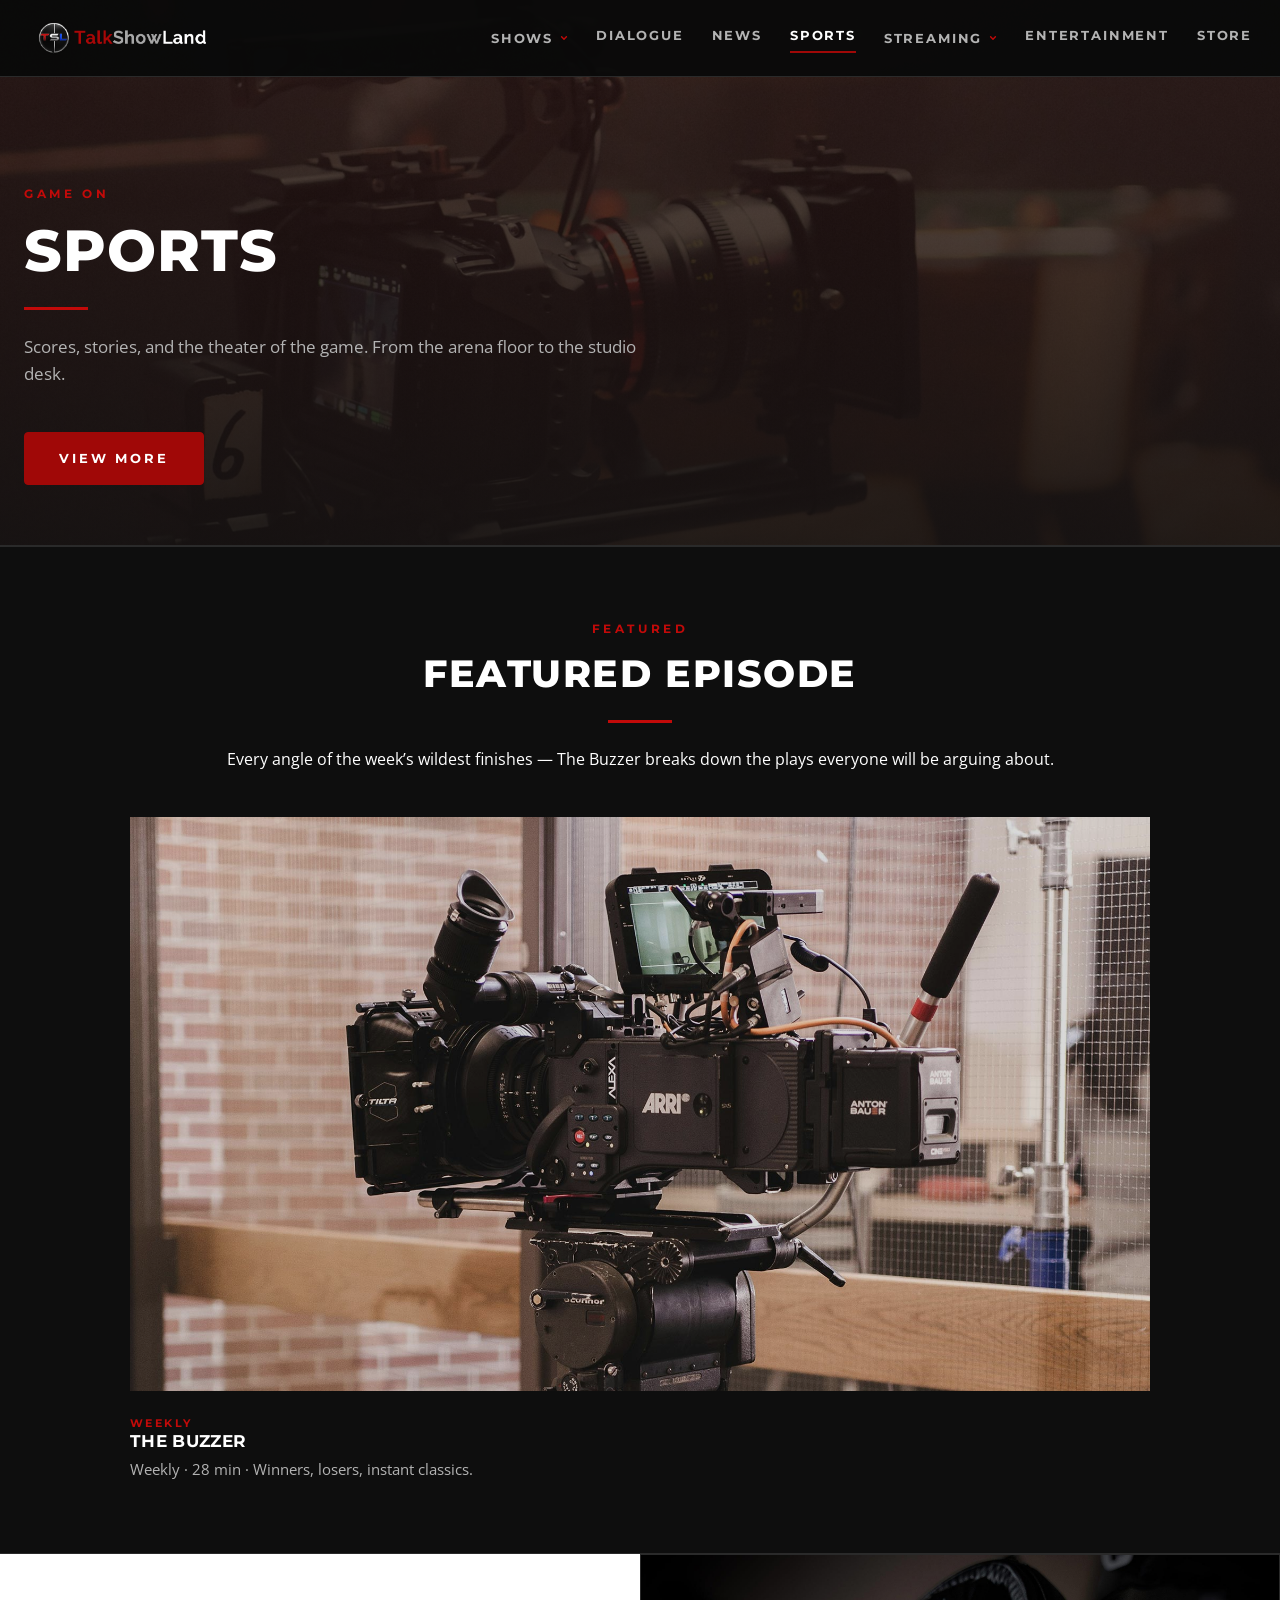
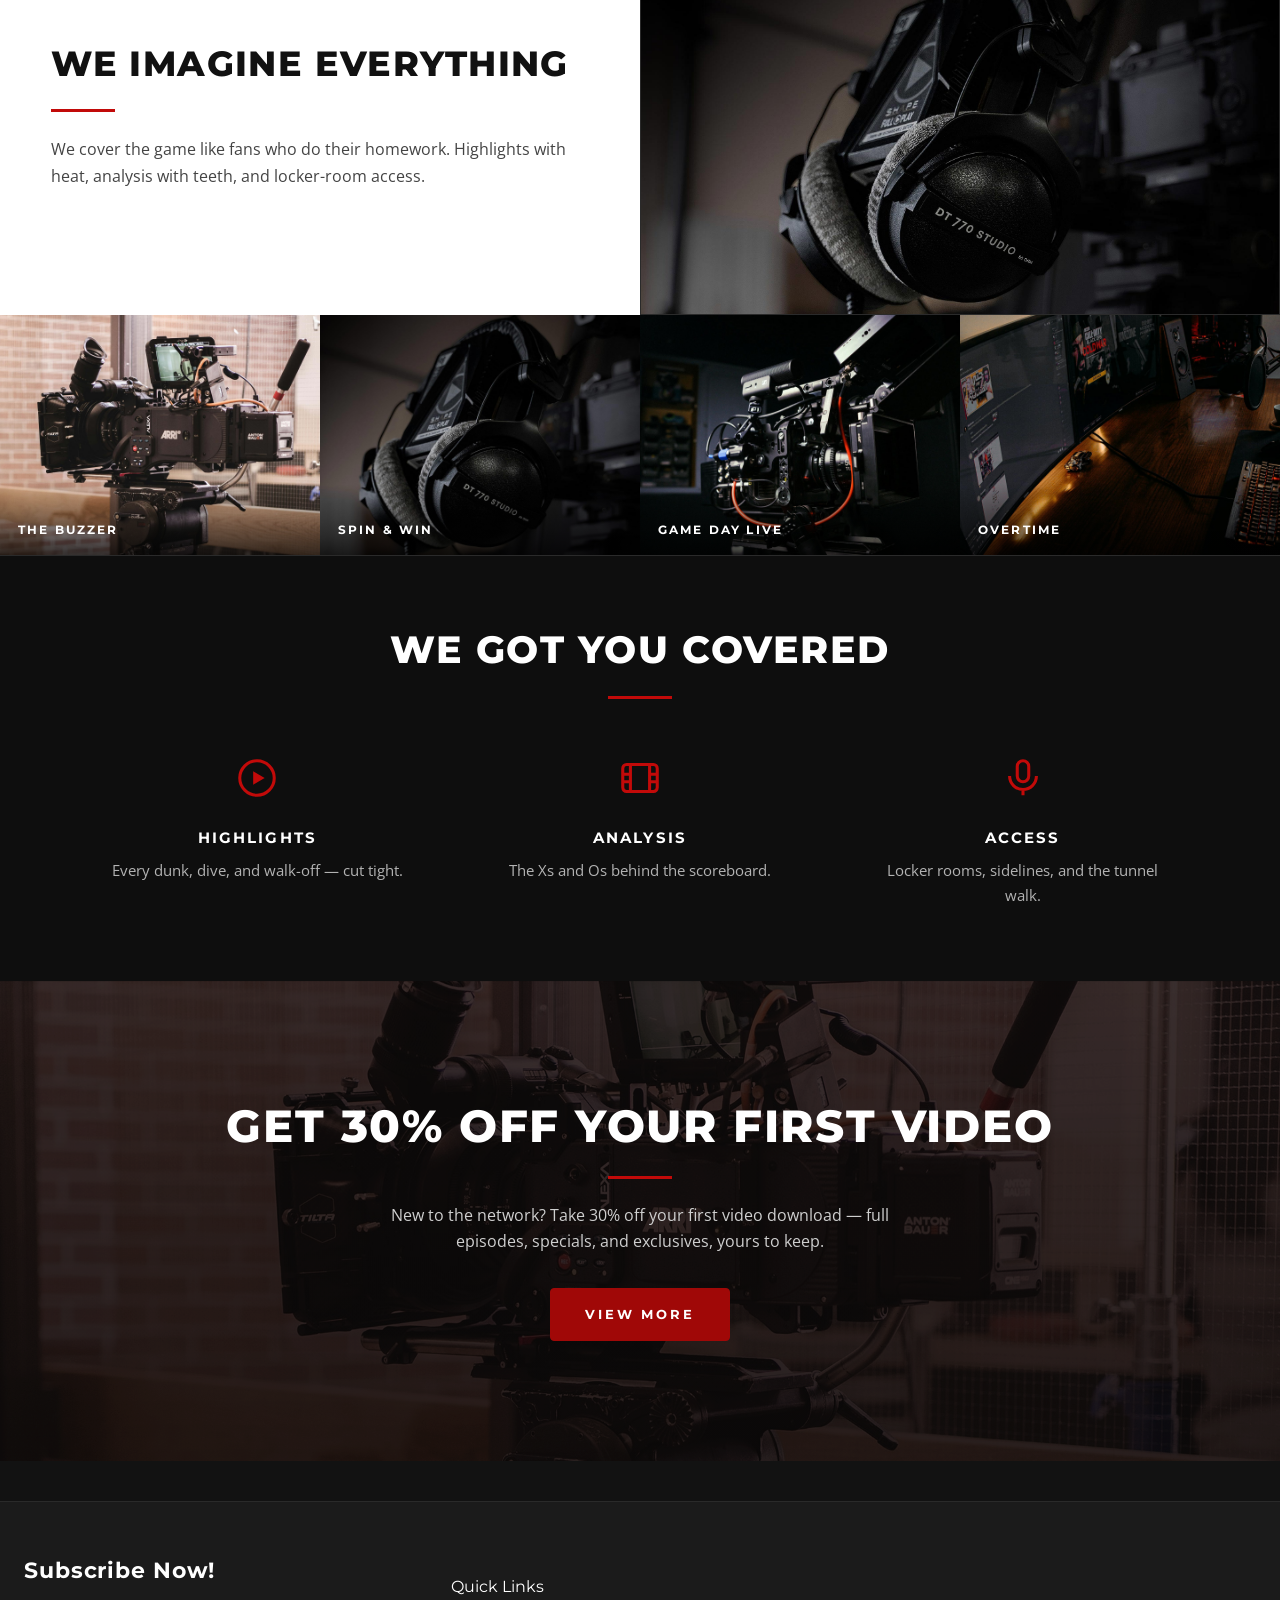
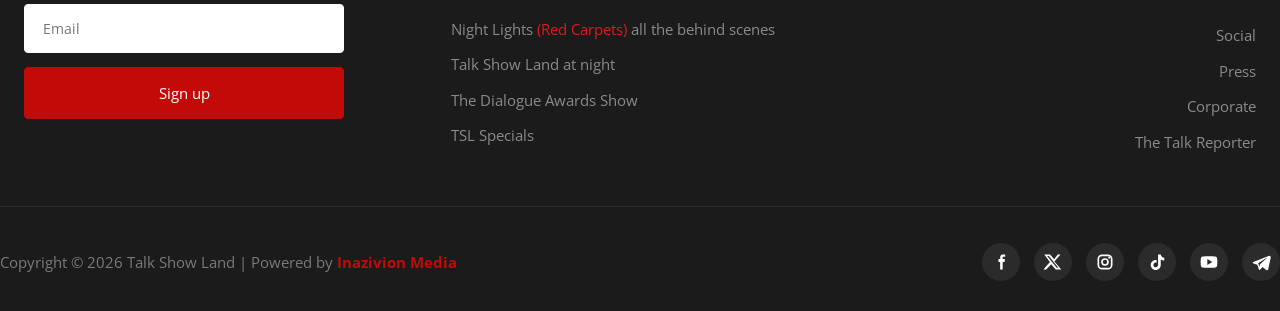
<file: sports.html>
<!DOCTYPE html>
<html lang="en">
<head>
<meta charset="utf-8">
<meta name="viewport" content="width=device-width, initial-scale=1">
<title>Sports | Talk Show Land</title>
<meta name="description" content="Talk Show Land Sports — scores, stories, and the debates that follow. The Sideline, Crossfire Sports, and more.">
<meta property="og:type" content="website">
<meta property="og:site_name" content="Talk Show Land">
<meta property="og:title" content="Sports | Talk Show Land">
<meta property="og:description" content="Sports talk with heat — debates, highlights, and hot takes.">
<meta property="og:url" content="https://inavizionmedia.github.io/TalkshowLand-Remake/sports.html">
<meta property="og:image" content="https://inavizionmedia.github.io/TalkshowLand-Remake/assets/og-image.jpg?v=20261007d">
<meta property="og:image:width" content="1200">
<meta property="og:image:height" content="630">
<meta name="twitter:card" content="summary_large_image">
<meta name="twitter:title" content="Sports | Talk Show Land">
<meta name="twitter:description" content="Sports talk with heat — debates, highlights, and hot takes.">
<meta name="twitter:image" content="https://inavizionmedia.github.io/TalkshowLand-Remake/assets/og-image.jpg?v=20261007d">
<link rel="icon" type="image/png" href="assets/logo-icon.png">
<meta name="theme-color" content="#121212">
<link rel="preconnect" href="https://fonts.googleapis.com">
<link rel="preconnect" href="https://fonts.gstatic.com" crossorigin>
<link href="https://fonts.googleapis.com/css2?family=Montserrat:wght@700;800&family=Mulish:wght@700&family=Open+Sans:wght@400;600&display=swap" rel="stylesheet">
<link rel="stylesheet" href="style.css?v=20261007an">
<link rel="icon" href="assets/logo-icon.png">
</head>
<body>

<header class="site-header solid" id="siteHeader">
  <nav class="nav container" aria-label="Main">
    <a class="brand" href="index.html"><img src="assets/logo-desktop.png" alt="TalkShowLand — Talk Show Land"></a>
    <button class="nav-toggle" aria-label="Menu" aria-expanded="false"><em>Menu</em><span class="bars"><span></span><span></span><span></span></span></button>
    <ul class="nav-links">
      <li class="has-sub"><a href="shows.html">Shows<svg class="nav-chev" viewBox="0 0 10 10" aria-hidden="true"><path d="M2 3.5l3 3 3-3" fill="none" stroke="currentColor" stroke-width="1.8" stroke-linecap="round" stroke-linejoin="round"/></svg></a><button class="sub-toggle" aria-expanded="false" aria-label="Toggle Shows submenu"><svg viewBox="0 0 24 24" aria-hidden="true"><path d="M6 9l6 6 6-6" fill="none" stroke="currentColor" stroke-width="2" stroke-linecap="round" stroke-linejoin="round"/></svg></button>
        <ul class="sub-menu">
          <li><a href="shows.html#f=daytime">Daytime</a></li>
          <li><a href="shows.html#f=dialogue">Dialogue</a></li>
          <li><a href="shows.html#f=featured">Featured</a></li>
          <li><a href="shows.html#f=food">Food</a></li>
          <li><a href="shows.html#f=gameshows">Game Shows</a></li>
          <li><a href="shows.html#f=news">News</a></li>
          <li><a href="shows.html#f=parenthood">Parenthood</a></li>
        </ul>
      </li>
      <li><a href="dialogue.html">Dialogue</a></li>
      <li><a href="news.html">News</a></li>
      <li><a href="sports.html">Sports</a></li>
      <li class="has-sub"><a href="streaming.html">Streaming<svg class="nav-chev" viewBox="0 0 10 10" aria-hidden="true"><path d="M2 3.5l3 3 3-3" fill="none" stroke="currentColor" stroke-width="1.8" stroke-linecap="round" stroke-linejoin="round"/></svg></a><button class="sub-toggle" aria-expanded="false" aria-label="Toggle Streaming submenu"><svg viewBox="0 0 24 24" aria-hidden="true"><path d="M6 9l6 6 6-6" fill="none" stroke="currentColor" stroke-width="2" stroke-linecap="round" stroke-linejoin="round"/></svg></button><ul class="sub-menu"><li><a href="video-player.html">Video Player</a></li></ul></li>
      <li><a href="entertainment.html">Entertainment</a></li>
      <li><a href="store.html">Store</a></li>
    </ul>
  </nav>
</header>

<main>
<div class="page-head" style="--ph:url('assets/thumb-5.jpg')"><div class="container">
  <p class="kicker">Game on</p>
  <h1>Sports</h1>
  <hr class="rule">
  <p>Scores, stories, and the theater of the game. From the arena floor to the studio desk.</p>
  <p><a class="btn btn-red" href="shows.html">View More</a></p>
</div></div>

<section class="section feat-ep" aria-label="Featured episode">
  <div class="container">
    <p class="kicker">Featured</p>
    <h2>Featured Episode</h2>
    <hr class="rule center">
    <p>Every angle of the week&rsquo;s wildest finishes &mdash; The Buzzer breaks down the plays everyone will be arguing about.</p>
    <div class="feat-player">
      <div class="thumb"><img src="assets/thumb-6.jpg" alt="The Buzzer"><span class="play"><svg viewBox="0 0 24 24" aria-hidden="true"><path d="M8 5v14l11-7z"/></svg></span></div>
    </div>
    <div class="feat-meta">
      <div><p class="tag">Weekly</p><h3>The Buzzer</h3><p>Weekly &middot; 28 min &middot; Winners, losers, instant classics.</p></div>
    </div>
  </div>
</section>

<section class="split-white" aria-label="About Sports">
  <div class="split">
    <div>
      <h2>We Imagine Everything</h2>
      <hr class="rule">
      <p>We cover the game like fans who do their homework. Highlights with heat, analysis with teeth, and locker-room access.</p>
    </div>
    <img src="assets/thumb-8.jpg" alt="Sports in the field">
  </div>
</section>

<section class="gal4" aria-label="Sports gallery">
    <figure><img src="assets/thumb-6.jpg" alt="The Buzzer"><figcaption>The Buzzer</figcaption></figure>
    <figure><img src="assets/thumb-8.jpg" alt="Spin &amp; Win"><figcaption>Spin &amp; Win</figcaption></figure>
    <figure><img src="assets/thumb-1.jpg" alt="Game Day Live"><figcaption>Game Day Live</figcaption></figure>
    <figure><img src="assets/thumb-9.jpg" alt="Overtime"><figcaption>Overtime</figcaption></figure>
</section>

<section class="section covered" aria-label="Coverage">
  <div class="container">
    <h2>We Got You Covered</h2>
    <hr class="rule center">
    <div class="covered-grid">
      <div class="covered-item"><svg viewBox="0 0 24 24" aria-hidden="true"><circle cx="12" cy="12" r="9"/><path d="M10 8.5v7l6-3.5z" fill="currentColor" stroke="none"/></svg><h3>Highlights</h3><p>Every dunk, dive, and walk-off &mdash; cut tight.</p></div>
      <div class="covered-item"><svg viewBox="0 0 24 24" aria-hidden="true"><rect x="3" y="5" width="18" height="14" rx="2"/><path d="M7 5v14M17 5v14M3 10h4M3 14h4M17 10h4M17 14h4"/></svg><h3>Analysis</h3><p>The Xs and Os behind the scoreboard.</p></div>
      <div class="covered-item"><svg viewBox="0 0 24 24" aria-hidden="true"><rect x="9" y="3" width="6" height="11" rx="3"/><path d="M5 11a7 7 0 0 0 14 0M12 18v3"/></svg><h3>Access</h3><p>Locker rooms, sidelines, and the tunnel walk.</p></div>
    </div>
  </div>
</section>

<section class="cta-band" style="--cta:url('assets/thumb-6.jpg')" aria-label="Special offer">
  <div class="container">
    <h2>Get 30% Off Your First Video</h2>
    <hr class="rule center">
    <p>New to the network? Take 30% off your first video download &mdash; full episodes, specials, and exclusives, yours to keep.</p>
    <p><a class="btn btn-red" href="shows.html">View More</a></p>
  </div>
</section>
</main>

<footer class="site-footer">
  <div class="container f-grid">
    <div class="f-sub" id="newsband">
      <h2>Subscribe Now!</h2>
      <form class="newsform" id="newsForm">
        <input type="email" name="email" placeholder="Email" aria-label="Email address" required>
        <button type="submit">Sign up</button>
      </form>
      <p class="news-ok">Thanks &mdash; you&rsquo;re on the list.</p>
    </div>
    <nav class="f-links" aria-label="Quick links">
      <h4>Quick Links</h4>
      <ul>
        <li><a href="news.html">Night Lights <span>(Red Carpets)</span> all the behind scenes</a></li>
        <li><a href="entertainment.html">Talk Show Land at night</a></li>
        <li><a href="dialogue.html">The Dialogue Awards Show</a></li>
        <li><a href="shows.html">TSL Specials</a></li>
      </ul>
    </nav>
    <nav class="f-links f-links2" aria-label="More links">
      <ul>
        <li><a href="index.html">Social</a></li>
        <li><a href="streaming.html">Press</a></li>
        <li><a href="streaming.html">Corporate</a></li>
        <li><a href="news.html">The Talk Reporter</a></li>
      </ul>
    </nav>
  </div>
  <div class="f-bottom container">
    <p>Copyright &copy; 2026 Talk Show Land | Powered by <a href="https://inavizionmedia.com" target="_blank" rel="noopener">Inazivion Media</a></p>
    <div class="f-social">
      <a href="https://www.facebook.com/talkshowland/" target="_blank" rel="noopener" aria-label="Facebook"><svg viewBox="0 0 24 24" aria-hidden="true"><path d="M14 8.5V7c0-.8.2-1.2 1.3-1.2H17V3h-2.6C11.7 3 11 4.8 11 7v1.5H9V12h2v9h3v-9h2.3l.4-3.5H14z"/></svg></a>
      <a href="https://x.com/talkshowland" target="_blank" rel="noopener" aria-label="X"><svg viewBox="0 0 24 24" aria-hidden="true"><path d="M17.7 3H21l-7.3 8.3L22 21h-6.8l-5.3-6.2L3.8 21H.5l7.8-8.9L1.5 3h7l4.8 5.7 4.4-5.7zm-1.2 16h1.9L7.1 4.9H5L16.5 19z"/></svg></a>
      <a href="https://www.instagram.com/talkshowland/" target="_blank" rel="noopener" aria-label="Instagram"><svg viewBox="0 0 24 24" aria-hidden="true"><g fill="none" stroke="currentColor" stroke-width="2"><rect x="4" y="4" width="16" height="16" rx="4.5"/><circle cx="12" cy="12" r="3.6"/><circle cx="17" cy="7" r="1.2" fill="currentColor" stroke="none"/></g></svg></a>
      <a href="https://www.tiktok.com/@talkshowland" target="_blank" rel="noopener" aria-label="TikTok"><svg viewBox="0 0 24 24" aria-hidden="true"><path d="M16.5 3c.4 2.3 1.9 3.8 4.2 4v3.2c-1.6 0-3-.5-4.2-1.3v6.6c0 3.4-2.6 6-6 6-3.3 0-6-2.6-6-6s2.7-6 6-6c.3 0 .7 0 1 .1v3.3c-.3-.1-.7-.2-1-.2-1.6 0-2.8 1.2-2.8 2.8s1.2 2.8 2.8 2.8c1.5 0 2.8-1.2 2.8-2.9V3h3.2z"/></svg></a>
      <a href="https://www.youtube.com/c/TalkShowLand" target="_blank" rel="noopener" aria-label="YouTube"><svg viewBox="0 0 24 24" aria-hidden="true"><path d="M22 12s0-3.3-.4-4.8c-.2-.9-.9-1.6-1.8-1.8C18.3 5 12 5 12 5s-6.3 0-7.8.4c-.9.2-1.6.9-1.8 1.8C2 8.7 2 12 2 12s0 3.3.4 4.8c.2.9.9 1.6 1.8 1.8 1.5.4 7.8.4 7.8.4s6.3 0 7.8-.4c.9-.2 1.6-.9 1.8-1.8.4-1.5.4-4.8.4-4.8zM10 15.5v-7l6 3.5-6 3.5z"/></svg></a>
      <a href="https://thetalkreporter.com/" target="_blank" rel="noopener" aria-label="The Talk Reporter"><svg viewBox="0 0 24 24" aria-hidden="true"><path d="M21.9 4.6L2.7 12.1c-.8.3-.8 1.4.1 1.6l4.8 1.5 1.8 5.6c.3.8 1.3.9 1.8.2l2.6-2.9 5 3.7c.6.5 1.6.1 1.8-.7l3.1-14.6c.2-1-.9-1.9-1.8-1.9zM8.6 13.6l9.8-6.4c.2-.1.4.1.3.3l-8.1 7.4-.3 3-1.7-4.3z"/></svg></a>
    </div>
  </div>
</footer>

<script src="script.js?v=20261007j"></script>
</body>
</html>
</file>
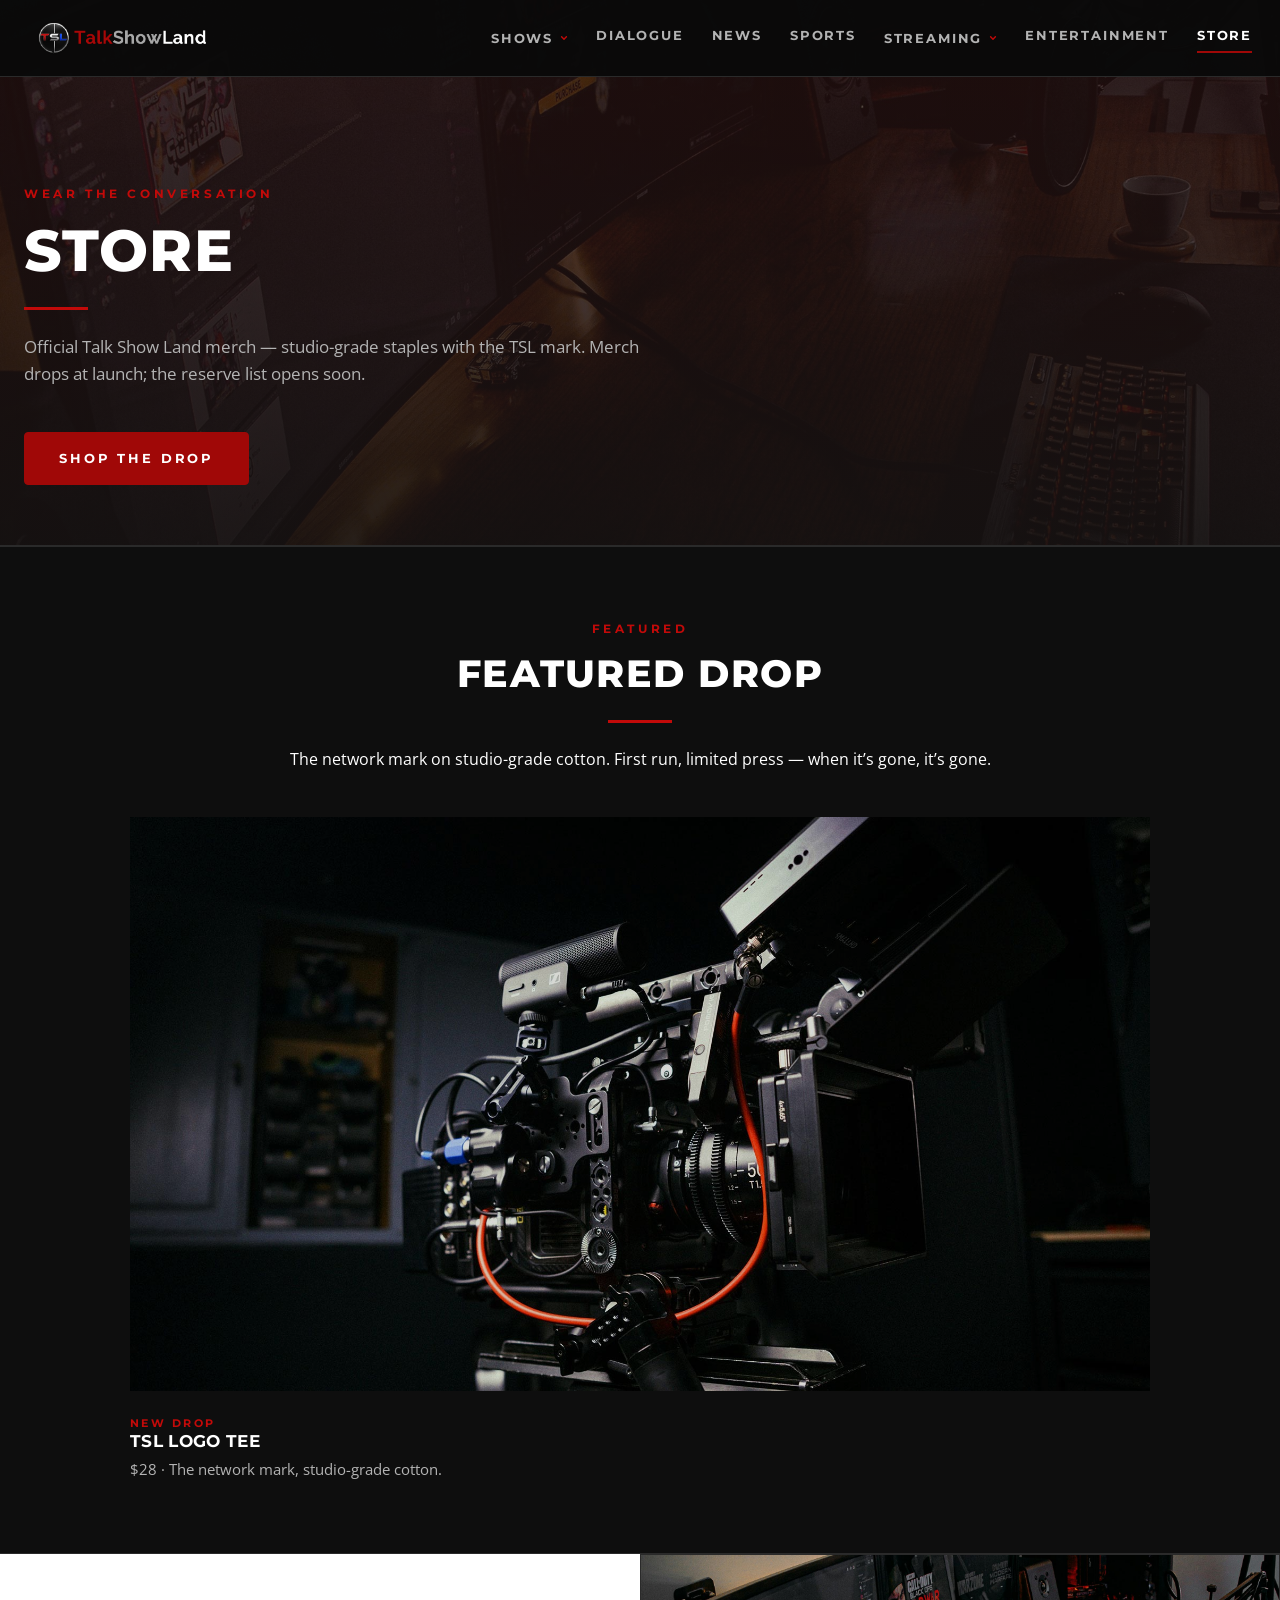
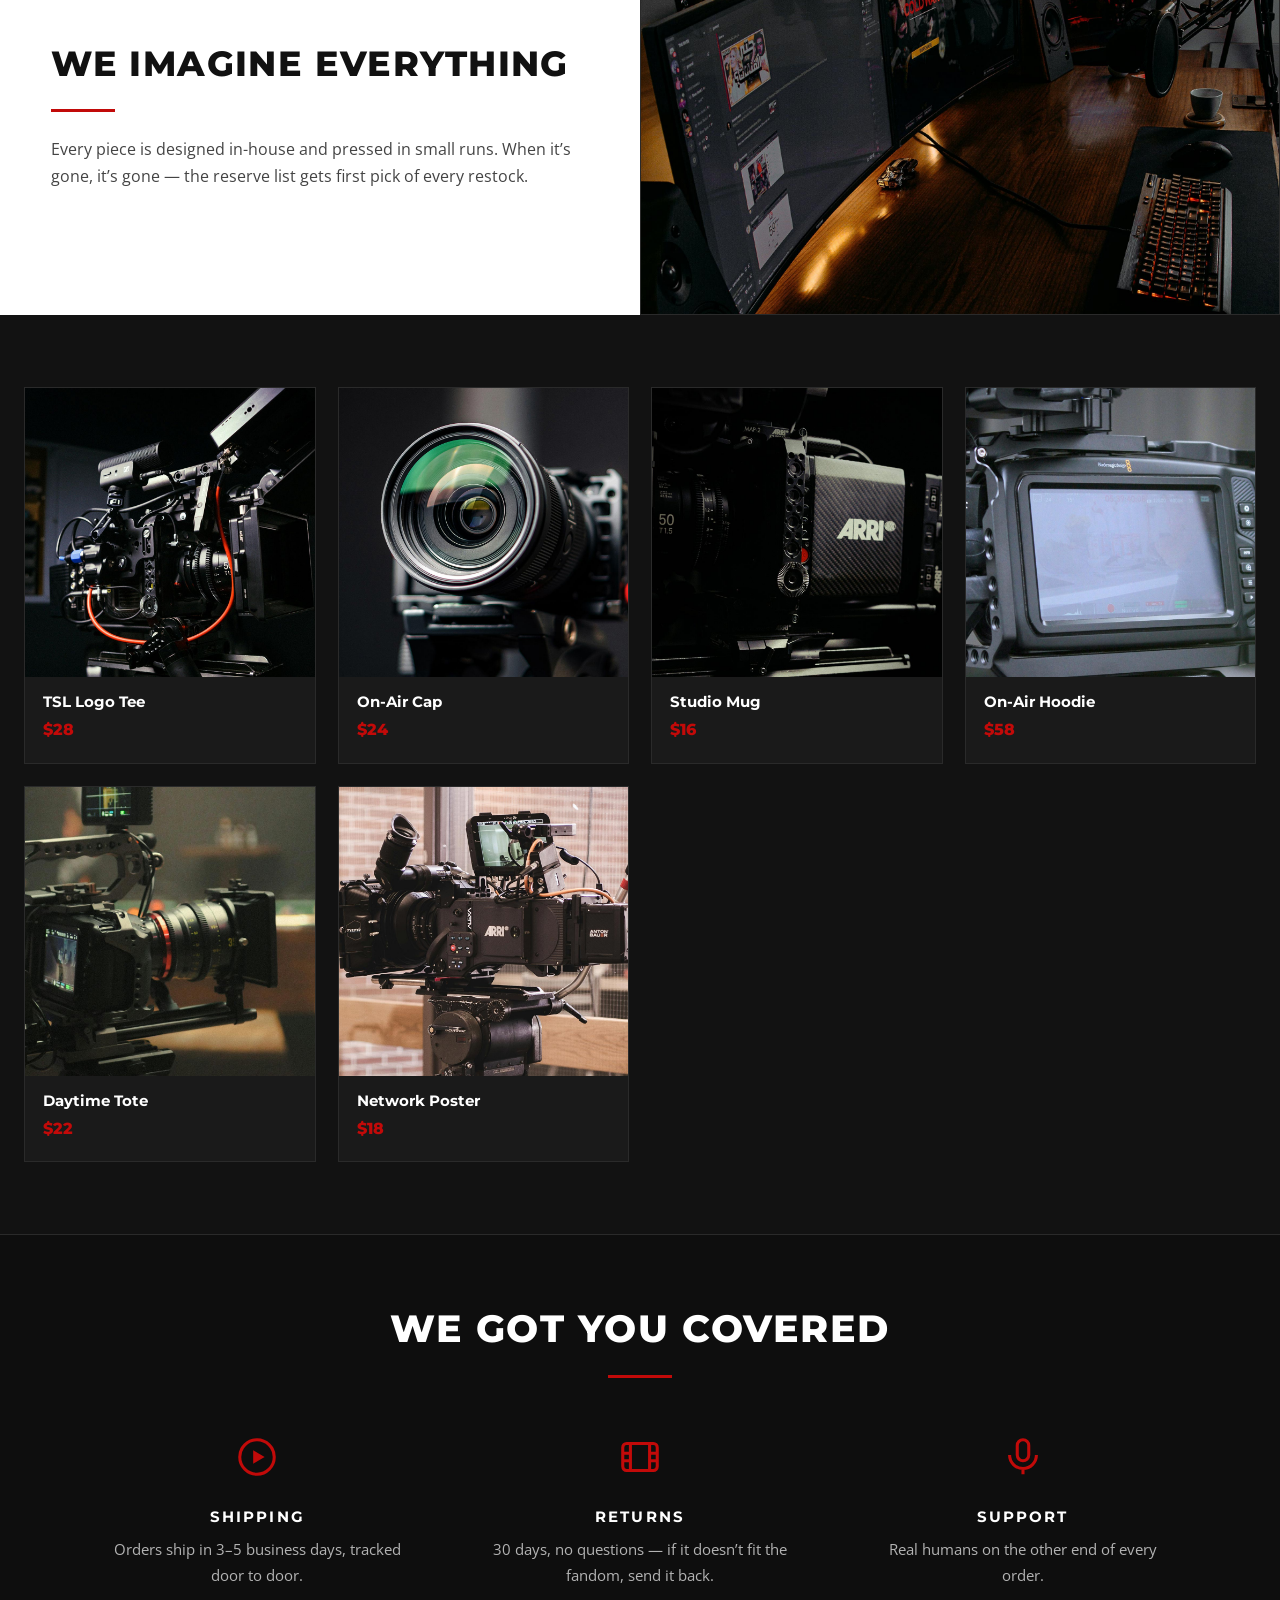
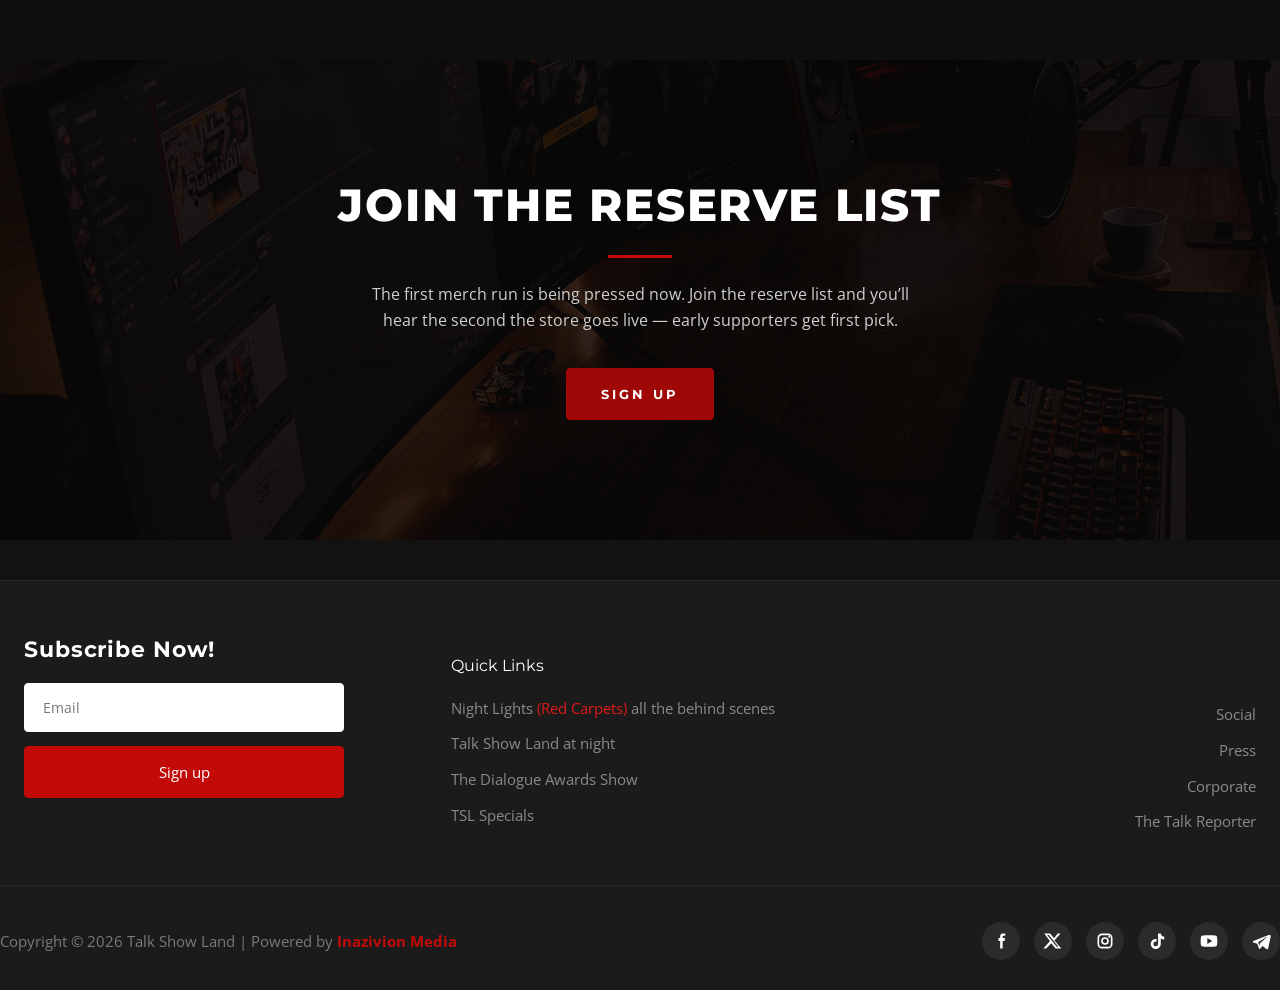
<file: store.html>
<!DOCTYPE html>
<html lang="en">
<head>
<meta charset="utf-8">
<meta name="viewport" content="width=device-width, initial-scale=1">
<title>Store | Talk Show Land</title>
<meta name="description" content="The Talk Show Land store — tees, caps, mugs, and hoodies. Wear the conversation.">
<meta property="og:type" content="website">
<meta property="og:site_name" content="Talk Show Land">
<meta property="og:title" content="Store | Talk Show Land">
<meta property="og:description" content="Official Talk Show Land merch — wear the network.">
<meta property="og:url" content="https://inavizionmedia.github.io/TalkshowLand-Remake/store.html">
<meta property="og:image" content="https://inavizionmedia.github.io/TalkshowLand-Remake/assets/og-image.jpg?v=20261007d">
<meta property="og:image:width" content="1200">
<meta property="og:image:height" content="630">
<meta name="twitter:card" content="summary_large_image">
<meta name="twitter:title" content="Store | Talk Show Land">
<meta name="twitter:description" content="Official Talk Show Land merch — wear the network.">
<meta name="twitter:image" content="https://inavizionmedia.github.io/TalkshowLand-Remake/assets/og-image.jpg?v=20261007d">
<link rel="icon" type="image/png" href="assets/logo-icon.png">
<meta name="theme-color" content="#121212">
<link rel="preconnect" href="https://fonts.googleapis.com">
<link rel="preconnect" href="https://fonts.gstatic.com" crossorigin>
<link href="https://fonts.googleapis.com/css2?family=Montserrat:wght@700;800&family=Mulish:wght@700&family=Open+Sans:wght@400;600&display=swap" rel="stylesheet">
<link rel="stylesheet" href="style.css?v=20261007an">
<link rel="icon" href="assets/logo-icon.png">
</head>
<body>

<header class="site-header solid" id="siteHeader">
  <nav class="nav container" aria-label="Main">
    <a class="brand" href="index.html"><img src="assets/logo-desktop.png" alt="TalkShowLand — Talk Show Land"></a>
    <button class="nav-toggle" aria-label="Menu" aria-expanded="false"><em>Menu</em><span class="bars"><span></span><span></span><span></span></span></button>
    <ul class="nav-links">
      <li class="has-sub"><a href="shows.html">Shows<svg class="nav-chev" viewBox="0 0 10 10" aria-hidden="true"><path d="M2 3.5l3 3 3-3" fill="none" stroke="currentColor" stroke-width="1.8" stroke-linecap="round" stroke-linejoin="round"/></svg></a><button class="sub-toggle" aria-expanded="false" aria-label="Toggle Shows submenu"><svg viewBox="0 0 24 24" aria-hidden="true"><path d="M6 9l6 6 6-6" fill="none" stroke="currentColor" stroke-width="2" stroke-linecap="round" stroke-linejoin="round"/></svg></button>
        <ul class="sub-menu">
          <li><a href="shows.html#f=daytime">Daytime</a></li>
          <li><a href="shows.html#f=dialogue">Dialogue</a></li>
          <li><a href="shows.html#f=featured">Featured</a></li>
          <li><a href="shows.html#f=food">Food</a></li>
          <li><a href="shows.html#f=gameshows">Game Shows</a></li>
          <li><a href="shows.html#f=news">News</a></li>
          <li><a href="shows.html#f=parenthood">Parenthood</a></li>
        </ul>
      </li>
      <li><a href="dialogue.html">Dialogue</a></li>
      <li><a href="news.html">News</a></li>
      <li><a href="sports.html">Sports</a></li>
      <li class="has-sub"><a href="streaming.html">Streaming<svg class="nav-chev" viewBox="0 0 10 10" aria-hidden="true"><path d="M2 3.5l3 3 3-3" fill="none" stroke="currentColor" stroke-width="1.8" stroke-linecap="round" stroke-linejoin="round"/></svg></a><button class="sub-toggle" aria-expanded="false" aria-label="Toggle Streaming submenu"><svg viewBox="0 0 24 24" aria-hidden="true"><path d="M6 9l6 6 6-6" fill="none" stroke="currentColor" stroke-width="2" stroke-linecap="round" stroke-linejoin="round"/></svg></button><ul class="sub-menu"><li><a href="video-player.html">Video Player</a></li></ul></li>
      <li><a href="entertainment.html">Entertainment</a></li>
      <li><a href="store.html">Store</a></li>
    </ul>
  </nav>
</header>

<main>
<div class="page-head" style="--ph:url('assets/thumb-9.jpg')"><div class="container">
  <p class="kicker">Wear the conversation</p>
  <h1>Store</h1>
  <hr class="rule">
  <p>Official Talk Show Land merch &mdash; studio-grade staples with the TSL mark. Merch drops at launch; the reserve list opens soon.</p>
  <p><a class="btn btn-red" href="#products">Shop the Drop</a></p>
</div></div>

<section class="section feat-ep" aria-label="Featured product">
  <div class="container">
    <p class="kicker">Featured</p>
    <h2>Featured Drop</h2>
    <hr class="rule center">
    <p>The network mark on studio-grade cotton. First run, limited press &mdash; when it&rsquo;s gone, it&rsquo;s gone.</p>
    <div class="feat-player">
      <div class="thumb"><img src="assets/thumb-1.jpg" alt="TSL Logo Tee"></div>
    </div>
    <div class="feat-meta">
      <div><p class="tag">New drop</p><h3>TSL Logo Tee</h3><p>$28 &middot; The network mark, studio-grade cotton.</p></div>
    </div>
  </div>
</section>

<section class="split-white" aria-label="About the store">
  <div class="split">
    <div>
      <h2>We Imagine Everything</h2>
      <hr class="rule">
      <p>Every piece is designed in-house and pressed in small runs. When it&rsquo;s gone, it&rsquo;s gone &mdash; the reserve list gets first pick of every restock.</p>
    </div>
    <img src="assets/thumb-9.jpg" alt="TSL merch in the studio">
  </div>
</section>

<section class="section container" id="products" aria-label="Products">
  <div class="prodgrid">
    <article class="product"><img src="assets/thumb-1.jpg" alt="Talk Show Land logo tee"><div class="pb"><h3>TSL Logo Tee</h3><p class="price">$28</p></div></article>
    <article class="product"><img src="assets/thumb-2.jpg" alt="Talk Show Land cap"><div class="pb"><h3>On-Air Cap</h3><p class="price">$24</p></div></article>
    <article class="product"><img src="assets/thumb-3.jpg" alt="Talk Show Land studio mug"><div class="pb"><h3>Studio Mug</h3><p class="price">$16</p></div></article>
    <article class="product"><img src="assets/thumb-4.jpg" alt="Talk Show Land hoodie"><div class="pb"><h3>On-Air Hoodie</h3><p class="price">$58</p></div></article>
    <article class="product"><img src="assets/thumb-5.jpg" alt="Talk Show Land tote bag"><div class="pb"><h3>Daytime Tote</h3><p class="price">$22</p></div></article>
    <article class="product"><img src="assets/thumb-6.jpg" alt="Talk Show Land poster"><div class="pb"><h3>Network Poster</h3><p class="price">$18</p></div></article>
  </div>
</section>

<section class="section covered" aria-label="Store policies">
  <div class="container">
    <h2>We Got You Covered</h2>
    <hr class="rule center">
    <div class="covered-grid">
      <div class="covered-item"><svg viewBox="0 0 24 24" aria-hidden="true"><circle cx="12" cy="12" r="9"/><path d="M10 8.5v7l6-3.5z" fill="currentColor" stroke="none"/></svg><h3>Shipping</h3><p>Orders ship in 3&ndash;5 business days, tracked door to door.</p></div>
      <div class="covered-item"><svg viewBox="0 0 24 24" aria-hidden="true"><rect x="3" y="5" width="18" height="14" rx="2"/><path d="M7 5v14M17 5v14M3 10h4M3 14h4M17 10h4M17 14h4"/></svg><h3>Returns</h3><p>30 days, no questions &mdash; if it doesn&rsquo;t fit the fandom, send it back.</p></div>
      <div class="covered-item"><svg viewBox="0 0 24 24" aria-hidden="true"><rect x="9" y="3" width="6" height="11" rx="3"/><path d="M5 11a7 7 0 0 0 14 0M12 18v3"/></svg><h3>Support</h3><p>Real humans on the other end of every order.</p></div>
    </div>
  </div>
</section>

<section class="cta-band" style="--cta:url('assets/thumb-9.jpg')" aria-label="Reserve list">
  <div class="container">
    <h2>Join the Reserve List</h2>
    <hr class="rule center">
    <p>The first merch run is being pressed now. Join the reserve list and you&rsquo;ll hear the second the store goes live &mdash; early supporters get first pick.</p>
    <p><a class="btn btn-red" href="index.html#newsband">Sign Up</a></p>
  </div>
</section>
</main>

<footer class="site-footer">
  <div class="container f-grid">
    <div class="f-sub" id="newsband">
      <h2>Subscribe Now!</h2>
      <form class="newsform" id="newsForm">
        <input type="email" name="email" placeholder="Email" aria-label="Email address" required>
        <button type="submit">Sign up</button>
      </form>
      <p class="news-ok">Thanks &mdash; you&rsquo;re on the list.</p>
    </div>
    <nav class="f-links" aria-label="Quick links">
      <h4>Quick Links</h4>
      <ul>
        <li><a href="news.html">Night Lights <span>(Red Carpets)</span> all the behind scenes</a></li>
        <li><a href="entertainment.html">Talk Show Land at night</a></li>
        <li><a href="dialogue.html">The Dialogue Awards Show</a></li>
        <li><a href="shows.html">TSL Specials</a></li>
      </ul>
    </nav>
    <nav class="f-links f-links2" aria-label="More links">
      <ul>
        <li><a href="index.html">Social</a></li>
        <li><a href="streaming.html">Press</a></li>
        <li><a href="streaming.html">Corporate</a></li>
        <li><a href="news.html">The Talk Reporter</a></li>
      </ul>
    </nav>
  </div>
  <div class="f-bottom container">
    <p>Copyright &copy; 2026 Talk Show Land | Powered by <a href="https://inavizionmedia.com" target="_blank" rel="noopener">Inazivion Media</a></p>
    <div class="f-social">
      <a href="https://www.facebook.com/talkshowland/" target="_blank" rel="noopener" aria-label="Facebook"><svg viewBox="0 0 24 24" aria-hidden="true"><path d="M14 8.5V7c0-.8.2-1.2 1.3-1.2H17V3h-2.6C11.7 3 11 4.8 11 7v1.5H9V12h2v9h3v-9h2.3l.4-3.5H14z"/></svg></a>
      <a href="https://x.com/talkshowland" target="_blank" rel="noopener" aria-label="X"><svg viewBox="0 0 24 24" aria-hidden="true"><path d="M17.7 3H21l-7.3 8.3L22 21h-6.8l-5.3-6.2L3.8 21H.5l7.8-8.9L1.5 3h7l4.8 5.7 4.4-5.7zm-1.2 16h1.9L7.1 4.9H5L16.5 19z"/></svg></a>
      <a href="https://www.instagram.com/talkshowland/" target="_blank" rel="noopener" aria-label="Instagram"><svg viewBox="0 0 24 24" aria-hidden="true"><g fill="none" stroke="currentColor" stroke-width="2"><rect x="4" y="4" width="16" height="16" rx="4.5"/><circle cx="12" cy="12" r="3.6"/><circle cx="17" cy="7" r="1.2" fill="currentColor" stroke="none"/></g></svg></a>
      <a href="https://www.tiktok.com/@talkshowland" target="_blank" rel="noopener" aria-label="TikTok"><svg viewBox="0 0 24 24" aria-hidden="true"><path d="M16.5 3c.4 2.3 1.9 3.8 4.2 4v3.2c-1.6 0-3-.5-4.2-1.3v6.6c0 3.4-2.6 6-6 6-3.3 0-6-2.6-6-6s2.7-6 6-6c.3 0 .7 0 1 .1v3.3c-.3-.1-.7-.2-1-.2-1.6 0-2.8 1.2-2.8 2.8s1.2 2.8 2.8 2.8c1.5 0 2.8-1.2 2.8-2.9V3h3.2z"/></svg></a>
      <a href="https://www.youtube.com/c/TalkShowLand" target="_blank" rel="noopener" aria-label="YouTube"><svg viewBox="0 0 24 24" aria-hidden="true"><path d="M22 12s0-3.3-.4-4.8c-.2-.9-.9-1.6-1.8-1.8C18.3 5 12 5 12 5s-6.3 0-7.8.4c-.9.2-1.6.9-1.8 1.8C2 8.7 2 12 2 12s0 3.3.4 4.8c.2.9.9 1.6 1.8 1.8 1.5.4 7.8.4 7.8.4s6.3 0 7.8-.4c.9-.2 1.6-.9 1.8-1.8.4-1.5.4-4.8.4-4.8zM10 15.5v-7l6 3.5-6 3.5z"/></svg></a>
      <a href="https://thetalkreporter.com/" target="_blank" rel="noopener" aria-label="The Talk Reporter"><svg viewBox="0 0 24 24" aria-hidden="true"><path d="M21.9 4.6L2.7 12.1c-.8.3-.8 1.4.1 1.6l4.8 1.5 1.8 5.6c.3.8 1.3.9 1.8.2l2.6-2.9 5 3.7c.6.5 1.6.1 1.8-.7l3.1-14.6c.2-1-.9-1.9-1.8-1.9zM8.6 13.6l9.8-6.4c.2-.1.4.1.3.3l-8.1 7.4-.3 3-1.7-4.3z"/></svg></a>
    </div>
  </div>
</footer>

<script src="script.js?v=20261007j"></script>
</body>
</html>
</file>
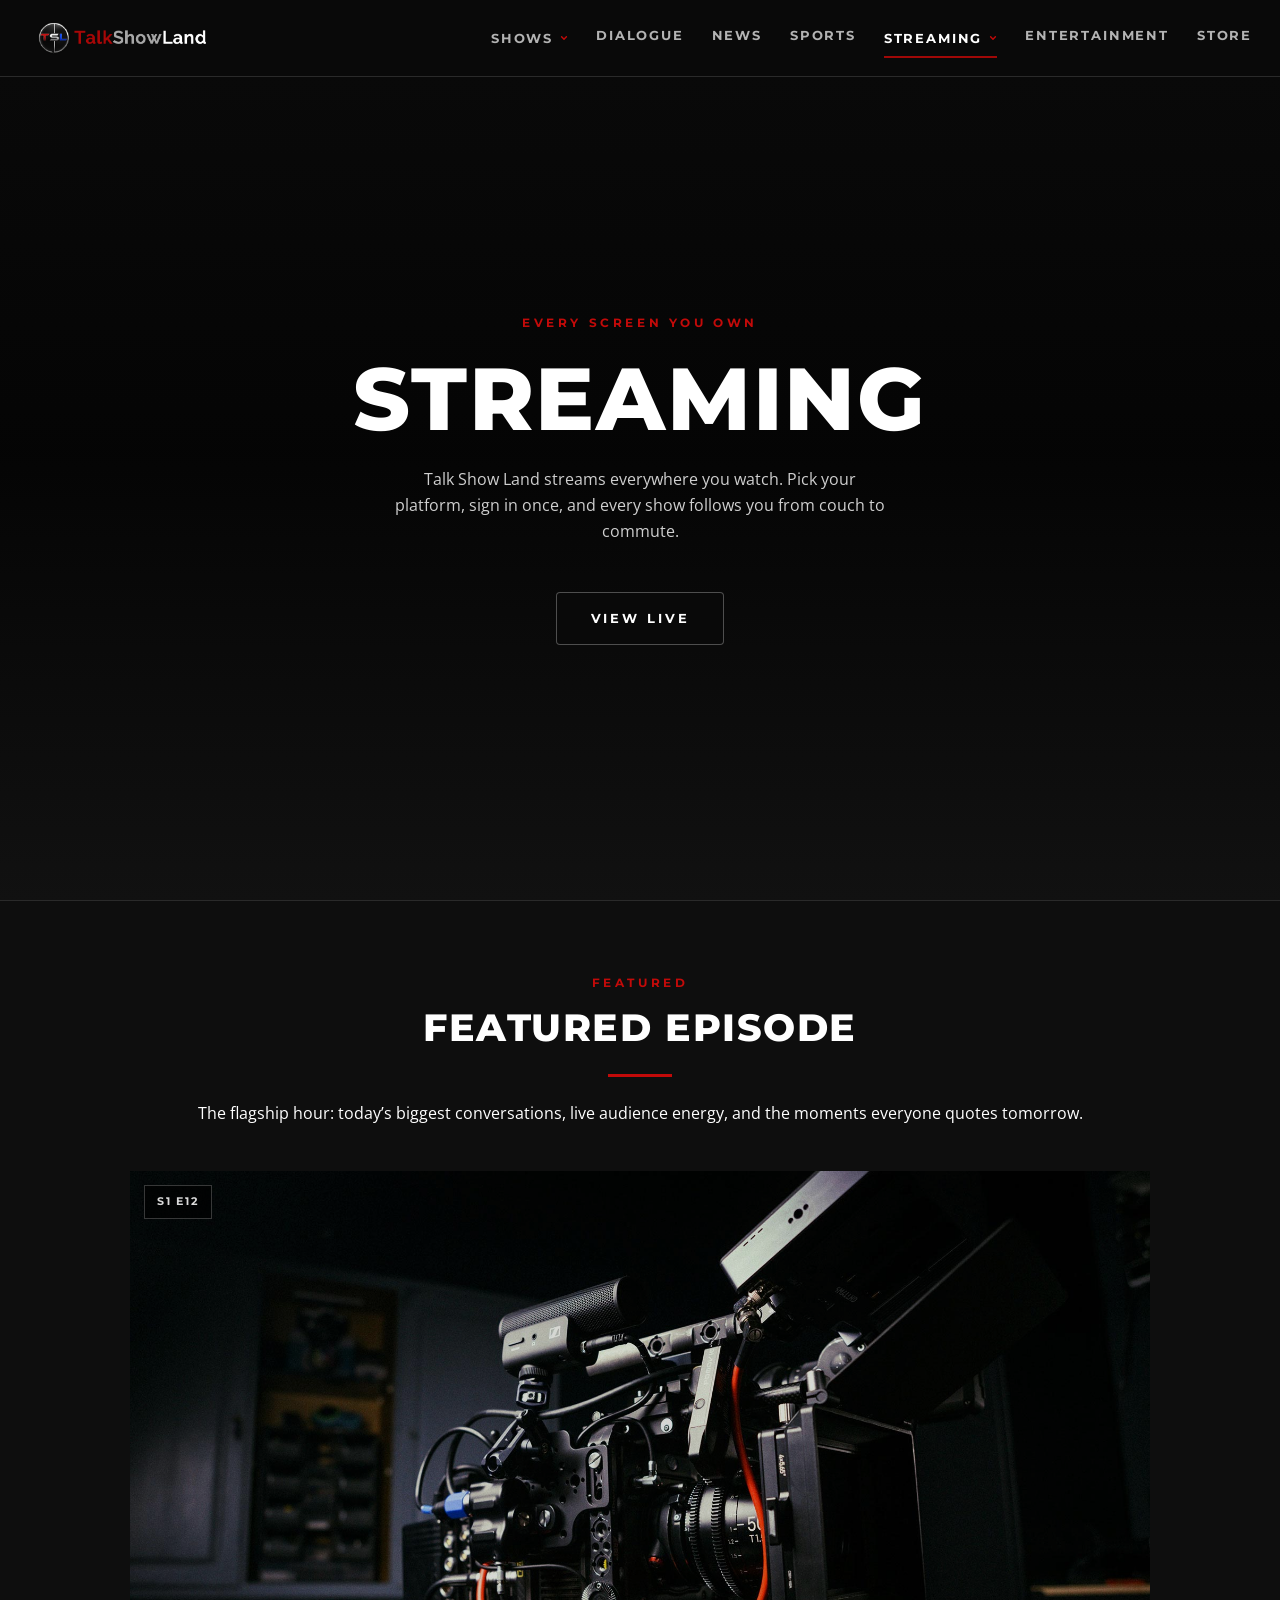
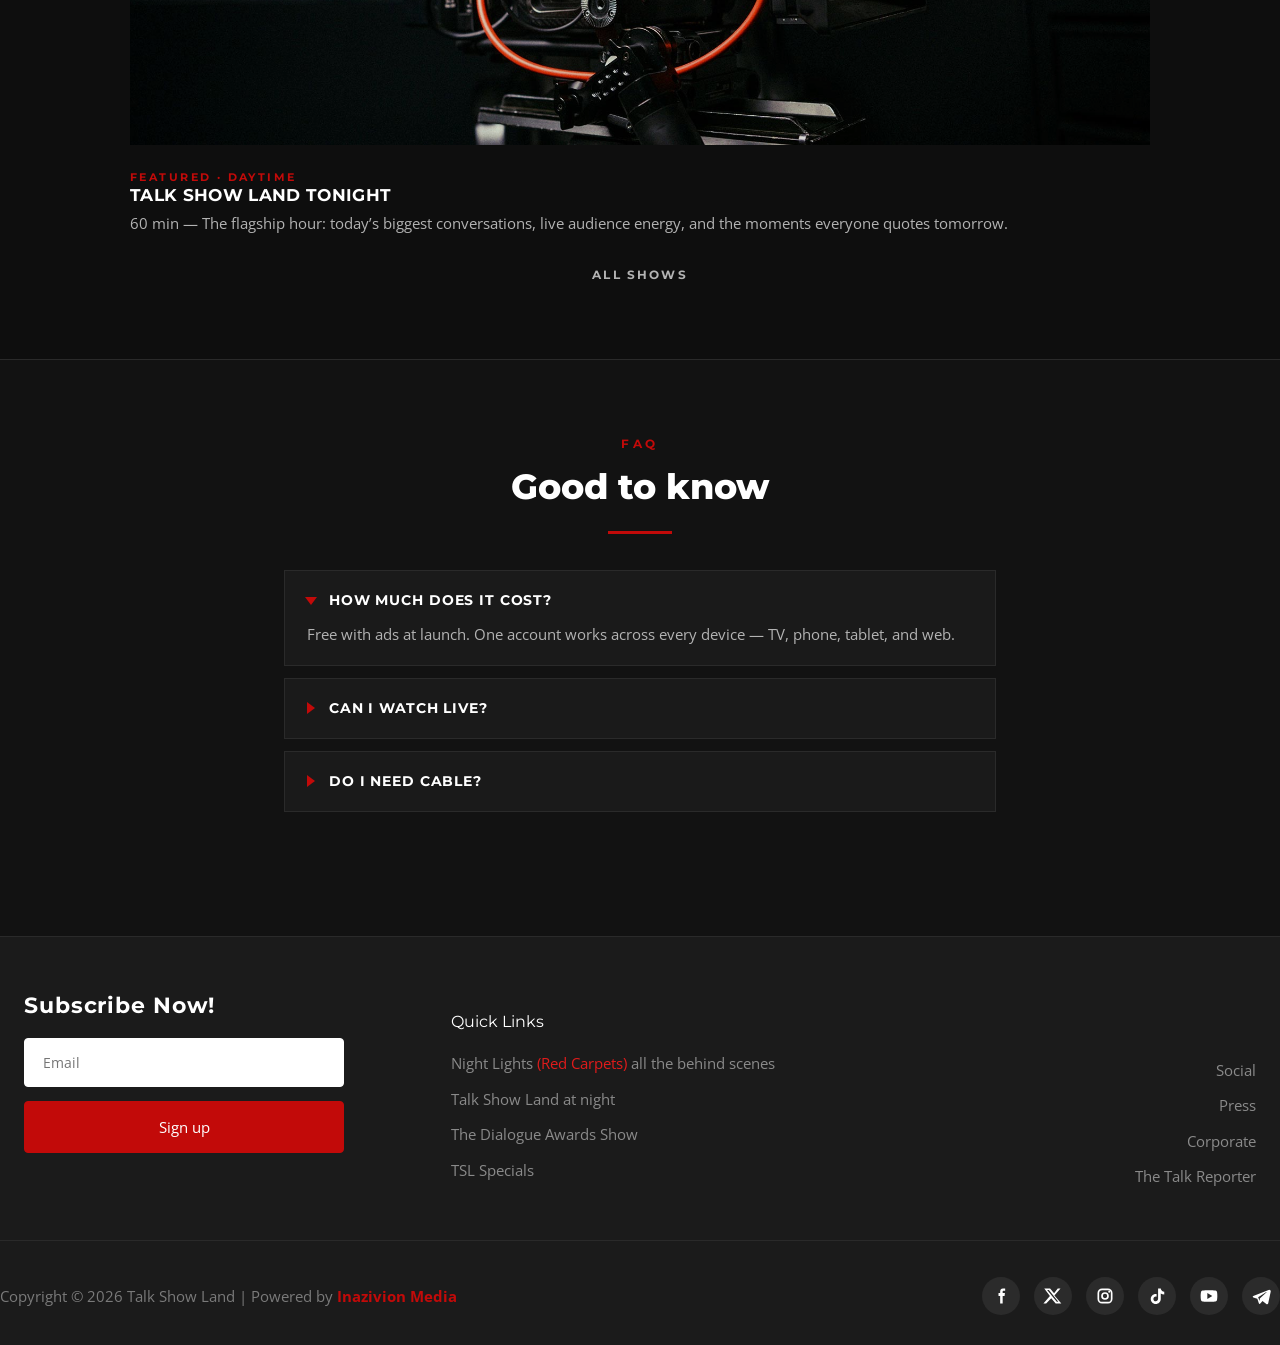
<file: streaming.html>
<!DOCTYPE html>
<html lang="en">
<head>
<meta charset="utf-8">
<meta name="viewport" content="width=device-width, initial-scale=1">
<title>Streaming | Talk Show Land</title>
<meta name="description" content="How to watch Talk Show Land — streaming apps for TV, phone, tablet, and web.">
<meta property="og:type" content="website">
<meta property="og:site_name" content="Talk Show Land">
<meta property="og:title" content="Streaming | Talk Show Land">
<meta property="og:description" content="Watch Talk Show Land on every screen you own.">
<meta property="og:url" content="https://inavizionmedia.github.io/TalkshowLand-Remake/streaming.html">
<meta property="og:image" content="https://inavizionmedia.github.io/TalkshowLand-Remake/assets/og-image.jpg?v=20261007d">
<meta property="og:image:width" content="1200">
<meta property="og:image:height" content="630">
<meta name="twitter:card" content="summary_large_image">
<meta name="twitter:title" content="Streaming | Talk Show Land">
<meta name="twitter:description" content="Watch Talk Show Land on every screen you own.">
<meta name="twitter:image" content="https://inavizionmedia.github.io/TalkshowLand-Remake/assets/og-image.jpg?v=20261007d">
<link rel="icon" type="image/png" href="assets/logo-icon.png">
<meta name="theme-color" content="#121212">
<link rel="preconnect" href="https://fonts.googleapis.com">
<link rel="preconnect" href="https://fonts.gstatic.com" crossorigin>
<link href="https://fonts.googleapis.com/css2?family=Montserrat:wght@700;800&family=Mulish:wght@700&family=Open+Sans:wght@400;600&display=swap" rel="stylesheet">
<link rel="stylesheet" href="style.css?v=20261007an">
<link rel="icon" href="assets/logo-icon.png">
</head>
<body>

<header class="site-header solid" id="siteHeader">
  <nav class="nav container" aria-label="Main">
    <a class="brand" href="index.html"><img src="assets/logo-desktop.png" alt="TalkShowLand — Talk Show Land"></a>
    <button class="nav-toggle" aria-label="Menu" aria-expanded="false"><em>Menu</em><span class="bars"><span></span><span></span><span></span></span></button>
    <ul class="nav-links">
      <li class="has-sub"><a href="shows.html">Shows<svg class="nav-chev" viewBox="0 0 10 10" aria-hidden="true"><path d="M2 3.5l3 3 3-3" fill="none" stroke="currentColor" stroke-width="1.8" stroke-linecap="round" stroke-linejoin="round"/></svg></a><button class="sub-toggle" aria-expanded="false" aria-label="Toggle Shows submenu"><svg viewBox="0 0 24 24" aria-hidden="true"><path d="M6 9l6 6 6-6" fill="none" stroke="currentColor" stroke-width="2" stroke-linecap="round" stroke-linejoin="round"/></svg></button>
        <ul class="sub-menu">
          <li><a href="shows.html#f=daytime">Daytime</a></li>
          <li><a href="shows.html#f=dialogue">Dialogue</a></li>
          <li><a href="shows.html#f=featured">Featured</a></li>
          <li><a href="shows.html#f=food">Food</a></li>
          <li><a href="shows.html#f=gameshows">Game Shows</a></li>
          <li><a href="shows.html#f=news">News</a></li>
          <li><a href="shows.html#f=parenthood">Parenthood</a></li>
        </ul>
      </li>
      <li><a href="dialogue.html">Dialogue</a></li>
      <li><a href="news.html">News</a></li>
      <li><a href="sports.html">Sports</a></li>
      <li class="has-sub"><a href="streaming.html">Streaming<svg class="nav-chev" viewBox="0 0 10 10" aria-hidden="true"><path d="M2 3.5l3 3 3-3" fill="none" stroke="currentColor" stroke-width="1.8" stroke-linecap="round" stroke-linejoin="round"/></svg></a><button class="sub-toggle" aria-expanded="false" aria-label="Toggle Streaming submenu"><svg viewBox="0 0 24 24" aria-hidden="true"><path d="M6 9l6 6 6-6" fill="none" stroke="currentColor" stroke-width="2" stroke-linecap="round" stroke-linejoin="round"/></svg></button><ul class="sub-menu"><li><a href="video-player.html">Video Player</a></li></ul></li>
      <li><a href="entertainment.html">Entertainment</a></li>
      <li><a href="store.html">Store</a></li>
    </ul>
  </nav>
</header>

<main>
<section class="vidhero" aria-label="Streaming">
  <video class="vidhero-bg" src="assets/streaming-hero.mp4" autoplay muted loop playsinline></video>
  <div class="vidhero-tint"></div>
  <div class="vidhero-shade"></div>
  <div class="vidhero-content container">
    <p class="kicker">Every screen you own</p>
    <h1>Streaming</h1>
    <p>Talk Show Land streams everywhere you watch. Pick your platform, sign in once, and every show follows you from couch to commute.</p>
    <p><a class="btn" href="#featured">View Live</a></p>
  </div>
</section>

<section class="section feat-ep" id="featured" aria-label="Featured episode">
  <div class="container">
    <p class="kicker">Featured</p>
    <h2>Featured Episode</h2>
    <hr class="rule center">
    <p>The flagship hour: today&rsquo;s biggest conversations, live audience energy, and the moments everyone quotes tomorrow.</p>
    <div class="feat-player">
      <div class="thumb"><img src="assets/thumb-1.jpg" alt="Talk Show Land Tonight — featured episode"><span class="play"><svg viewBox="0 0 24 24" aria-hidden="true"><path d="M8 5v14l11-7z"/></svg></span><span class="ep-tag">S1 E12</span></div>
    </div>
    <div class="feat-meta">
      <div><p class="tag">Featured &middot; Daytime</p><h3>Talk Show Land Tonight</h3><p>60 min &mdash; The flagship hour: today&rsquo;s biggest conversations, live audience energy, and the moments everyone quotes tomorrow.</p></div>
    </div>
    <p class="feat-more"><a href="shows.html">All shows</a></p>
  </div>
</section>

<section class="section container faq" style="padding-top:64px" aria-label="Streaming questions">
  <div class="faq-head"><p class="kicker">FAQ</p><h2>Good to know</h2><hr class="rule center"></div>
  <details open>
    <summary>How much does it cost?</summary>
    <p>Free with ads at launch. One account works across every device — TV, phone, tablet, and web.</p>
  </details>
  <details>
    <summary>Can I watch live?</summary>
    <p>Daytime blocks stream live on launch day, with full episodes available on demand right after they air.</p>
  </details>
  <details>
    <summary>Do I need cable?</summary>
    <p>No. Talk Show Land is streaming-first — no cable login, no bundle, no antenna gymnastics.</p>
  </details>
</section>
</main>

<footer class="site-footer">
  <div class="container f-grid">
    <div class="f-sub" id="newsband">
      <h2>Subscribe Now!</h2>
      <form class="newsform" id="newsForm">
        <input type="email" name="email" placeholder="Email" aria-label="Email address" required>
        <button type="submit">Sign up</button>
      </form>
      <p class="news-ok">Thanks &mdash; you&rsquo;re on the list.</p>
    </div>
    <nav class="f-links" aria-label="Quick links">
      <h4>Quick Links</h4>
      <ul>
        <li><a href="news.html">Night Lights <span>(Red Carpets)</span> all the behind scenes</a></li>
        <li><a href="entertainment.html">Talk Show Land at night</a></li>
        <li><a href="dialogue.html">The Dialogue Awards Show</a></li>
        <li><a href="shows.html">TSL Specials</a></li>
      </ul>
    </nav>
    <nav class="f-links f-links2" aria-label="More links">
      <ul>
        <li><a href="index.html">Social</a></li>
        <li><a href="streaming.html">Press</a></li>
        <li><a href="streaming.html">Corporate</a></li>
        <li><a href="news.html">The Talk Reporter</a></li>
      </ul>
    </nav>
  </div>
  <div class="f-bottom container">
    <p>Copyright &copy; 2026 Talk Show Land | Powered by <a href="https://inavizionmedia.com" target="_blank" rel="noopener">Inazivion Media</a></p>
    <div class="f-social">
      <a href="https://www.facebook.com/talkshowland/" target="_blank" rel="noopener" aria-label="Facebook"><svg viewBox="0 0 24 24" aria-hidden="true"><path d="M14 8.5V7c0-.8.2-1.2 1.3-1.2H17V3h-2.6C11.7 3 11 4.8 11 7v1.5H9V12h2v9h3v-9h2.3l.4-3.5H14z"/></svg></a>
      <a href="https://x.com/talkshowland" target="_blank" rel="noopener" aria-label="X"><svg viewBox="0 0 24 24" aria-hidden="true"><path d="M17.7 3H21l-7.3 8.3L22 21h-6.8l-5.3-6.2L3.8 21H.5l7.8-8.9L1.5 3h7l4.8 5.7 4.4-5.7zm-1.2 16h1.9L7.1 4.9H5L16.5 19z"/></svg></a>
      <a href="https://www.instagram.com/talkshowland/" target="_blank" rel="noopener" aria-label="Instagram"><svg viewBox="0 0 24 24" aria-hidden="true"><g fill="none" stroke="currentColor" stroke-width="2"><rect x="4" y="4" width="16" height="16" rx="4.5"/><circle cx="12" cy="12" r="3.6"/><circle cx="17" cy="7" r="1.2" fill="currentColor" stroke="none"/></g></svg></a>
      <a href="https://www.tiktok.com/@talkshowland" target="_blank" rel="noopener" aria-label="TikTok"><svg viewBox="0 0 24 24" aria-hidden="true"><path d="M16.5 3c.4 2.3 1.9 3.8 4.2 4v3.2c-1.6 0-3-.5-4.2-1.3v6.6c0 3.4-2.6 6-6 6-3.3 0-6-2.6-6-6s2.7-6 6-6c.3 0 .7 0 1 .1v3.3c-.3-.1-.7-.2-1-.2-1.6 0-2.8 1.2-2.8 2.8s1.2 2.8 2.8 2.8c1.5 0 2.8-1.2 2.8-2.9V3h3.2z"/></svg></a>
      <a href="https://www.youtube.com/c/TalkShowLand" target="_blank" rel="noopener" aria-label="YouTube"><svg viewBox="0 0 24 24" aria-hidden="true"><path d="M22 12s0-3.3-.4-4.8c-.2-.9-.9-1.6-1.8-1.8C18.3 5 12 5 12 5s-6.3 0-7.8.4c-.9.2-1.6.9-1.8 1.8C2 8.7 2 12 2 12s0 3.3.4 4.8c.2.9.9 1.6 1.8 1.8 1.5.4 7.8.4 7.8.4s6.3 0 7.8-.4c.9-.2 1.6-.9 1.8-1.8.4-1.5.4-4.8.4-4.8zM10 15.5v-7l6 3.5-6 3.5z"/></svg></a>
      <a href="https://thetalkreporter.com/" target="_blank" rel="noopener" aria-label="The Talk Reporter"><svg viewBox="0 0 24 24" aria-hidden="true"><path d="M21.9 4.6L2.7 12.1c-.8.3-.8 1.4.1 1.6l4.8 1.5 1.8 5.6c.3.8 1.3.9 1.8.2l2.6-2.9 5 3.7c.6.5 1.6.1 1.8-.7l3.1-14.6c.2-1-.9-1.9-1.8-1.9zM8.6 13.6l9.8-6.4c.2-.1.4.1.3.3l-8.1 7.4-.3 3-1.7-4.3z"/></svg></a>
    </div>
  </div>
</footer>

<script src="script.js?v=20261007j"></script>
</body>
</html>
</file>
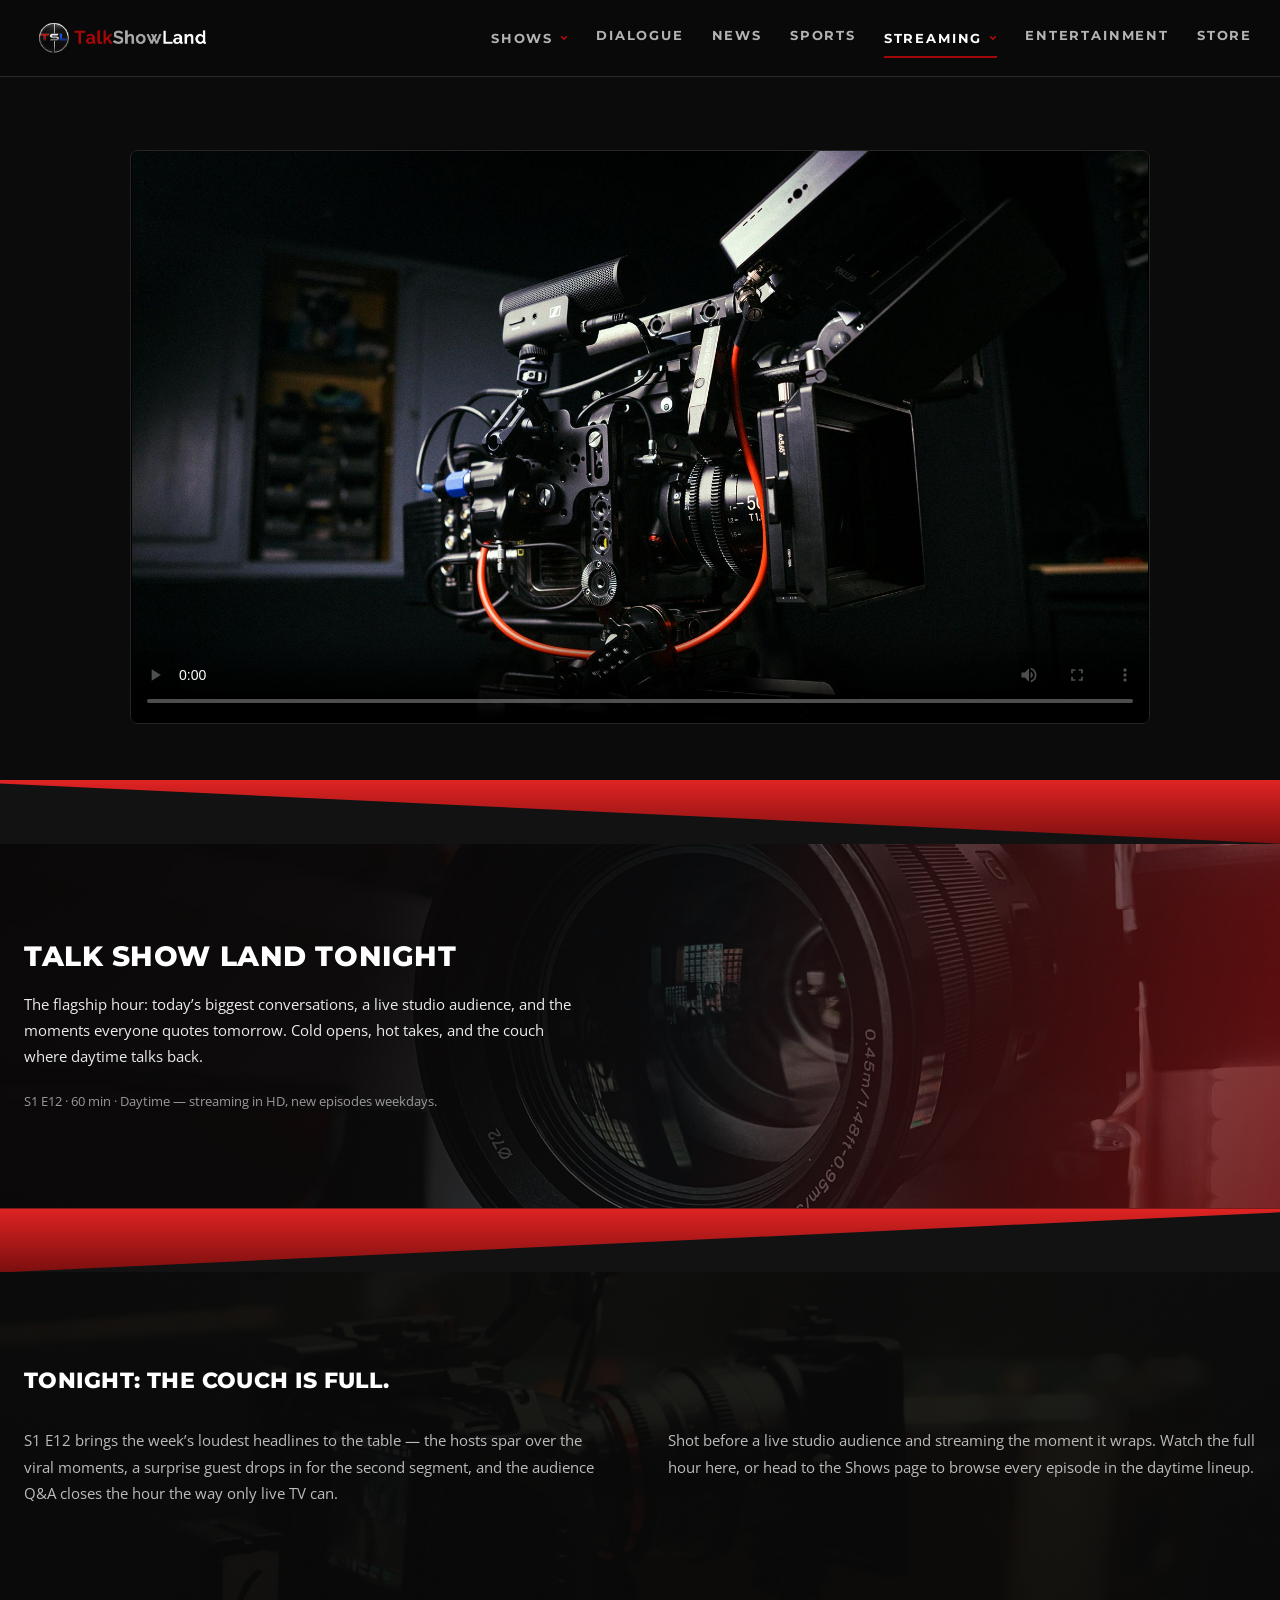
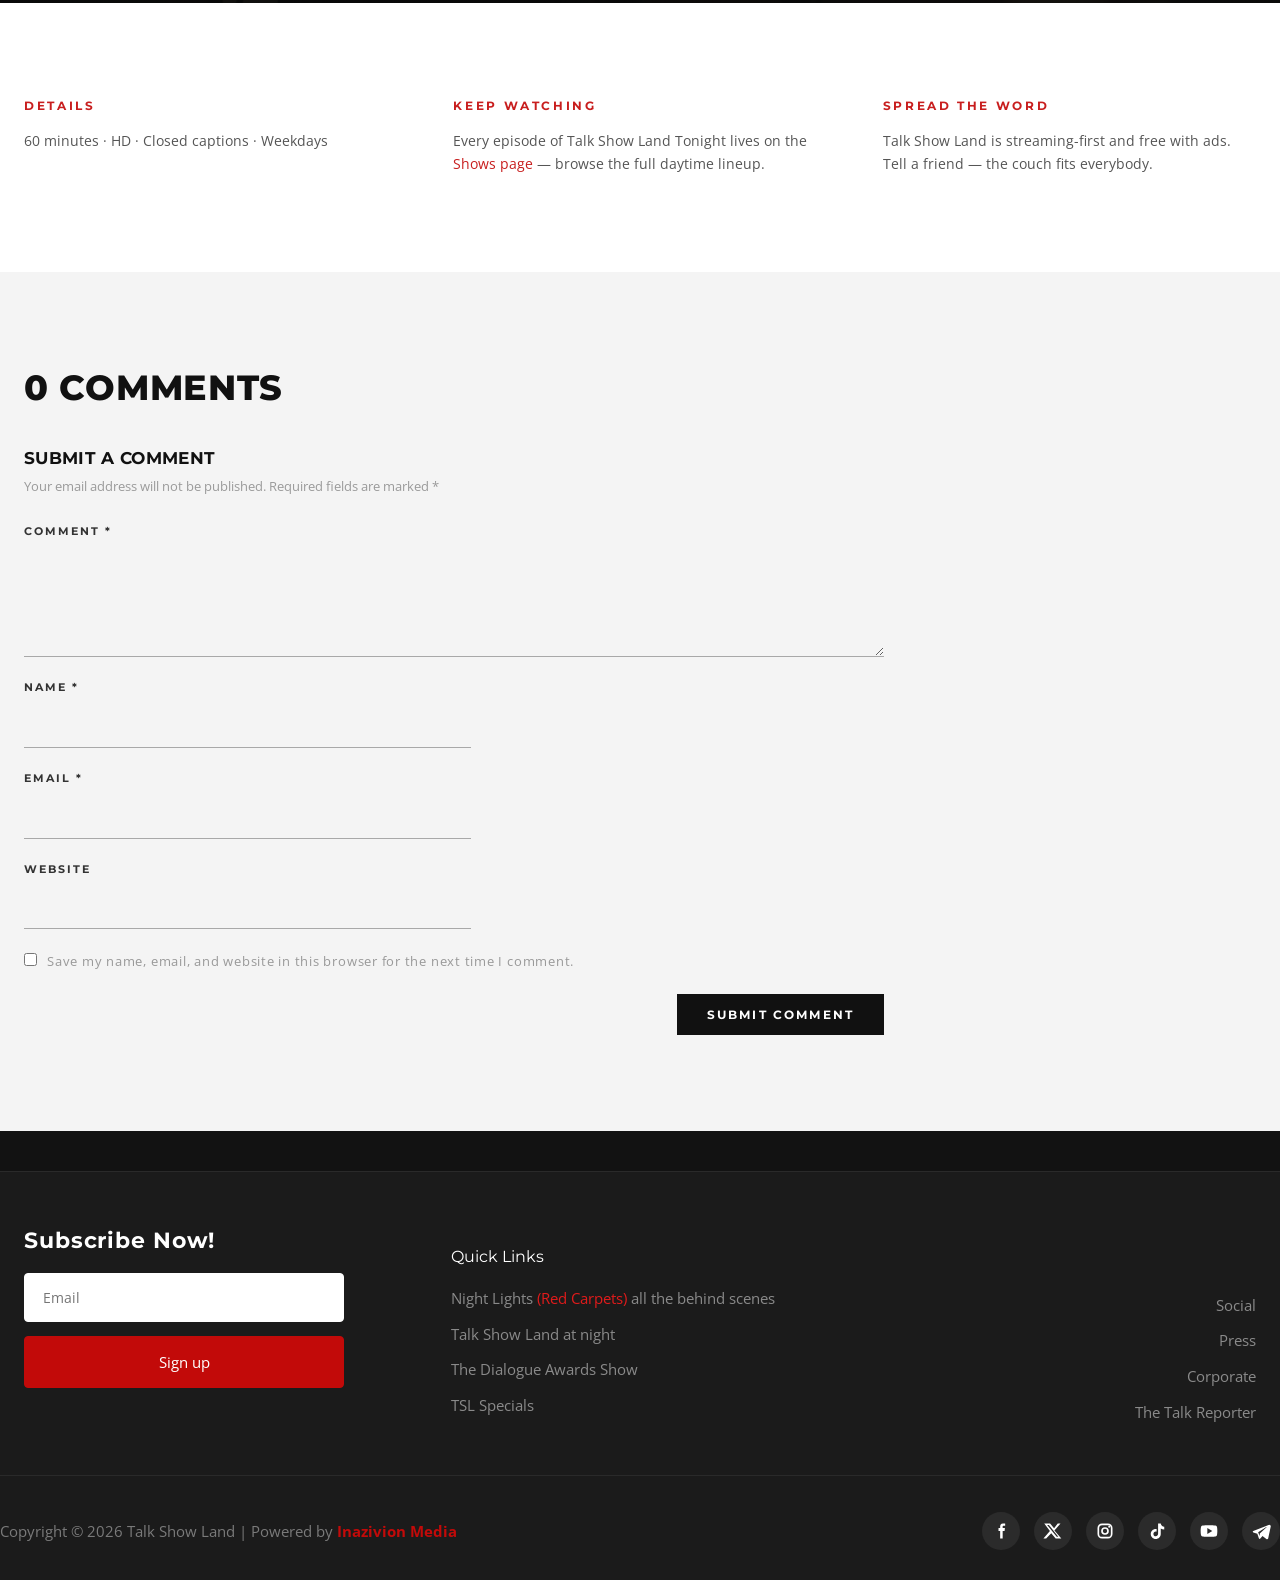
<file: video-player.html>
<!DOCTYPE html>
<html lang="en">
<head>
<meta charset="utf-8">
<meta name="viewport" content="width=device-width, initial-scale=1">
<title>Video Player | Talk Show Land</title>
<meta name="description" content="Watch Talk Show Land Tonight — S1 E12, streaming now.">
<meta property="og:type" content="website">
<meta property="og:site_name" content="Talk Show Land">
<meta property="og:title" content="Streaming | Talk Show Land">
<meta property="og:description" content="Watch Talk Show Land on every screen you own.">
<meta property="og:url" content="https://inavizionmedia.github.io/TalkshowLand-Remake/streaming.html">
<meta property="og:image" content="https://inavizionmedia.github.io/TalkshowLand-Remake/assets/og-image.jpg?v=20261007d">
<meta property="og:image:width" content="1200">
<meta property="og:image:height" content="630">
<meta name="twitter:card" content="summary_large_image">
<meta name="twitter:title" content="Streaming | Talk Show Land">
<meta name="twitter:description" content="Watch Talk Show Land on every screen you own.">
<meta name="twitter:image" content="https://inavizionmedia.github.io/TalkshowLand-Remake/assets/og-image.jpg?v=20261007d">
<link rel="icon" type="image/png" href="assets/logo-icon.png">
<meta name="theme-color" content="#121212">
<link rel="preconnect" href="https://fonts.googleapis.com">
<link rel="preconnect" href="https://fonts.gstatic.com" crossorigin>
<link href="https://fonts.googleapis.com/css2?family=Montserrat:wght@700;800&family=Mulish:wght@700&family=Open+Sans:wght@400;600&display=swap" rel="stylesheet">
<link rel="stylesheet" href="style.css?v=20261007an">
<link rel="icon" href="assets/logo-icon.png">
</head>
<body>

<header class="site-header solid" id="siteHeader">
  <nav class="nav container" aria-label="Main">
    <a class="brand" href="index.html"><img src="assets/logo-desktop.png" alt="TalkShowLand — Talk Show Land"></a>
    <button class="nav-toggle" aria-label="Menu" aria-expanded="false"><em>Menu</em><span class="bars"><span></span><span></span><span></span></span></button>
    <ul class="nav-links">
      <li class="has-sub"><a href="shows.html">Shows<svg class="nav-chev" viewBox="0 0 10 10" aria-hidden="true"><path d="M2 3.5l3 3 3-3" fill="none" stroke="currentColor" stroke-width="1.8" stroke-linecap="round" stroke-linejoin="round"/></svg></a><button class="sub-toggle" aria-expanded="false" aria-label="Toggle Shows submenu"><svg viewBox="0 0 24 24" aria-hidden="true"><path d="M6 9l6 6 6-6" fill="none" stroke="currentColor" stroke-width="2" stroke-linecap="round" stroke-linejoin="round"/></svg></button>
        <ul class="sub-menu">
          <li><a href="shows.html#f=daytime">Daytime</a></li>
          <li><a href="shows.html#f=dialogue">Dialogue</a></li>
          <li><a href="shows.html#f=featured">Featured</a></li>
          <li><a href="shows.html#f=food">Food</a></li>
          <li><a href="shows.html#f=gameshows">Game Shows</a></li>
          <li><a href="shows.html#f=news">News</a></li>
          <li><a href="shows.html#f=parenthood">Parenthood</a></li>
        </ul>
      </li>
      <li><a href="dialogue.html">Dialogue</a></li>
      <li><a href="news.html">News</a></li>
      <li><a href="sports.html">Sports</a></li>
      <li class="has-sub"><a href="streaming.html">Streaming<svg class="nav-chev" viewBox="0 0 10 10" aria-hidden="true"><path d="M2 3.5l3 3 3-3" fill="none" stroke="currentColor" stroke-width="1.8" stroke-linecap="round" stroke-linejoin="round"/></svg></a><button class="sub-toggle" aria-expanded="false" aria-label="Toggle Streaming submenu"><svg viewBox="0 0 24 24" aria-hidden="true"><path d="M6 9l6 6 6-6" fill="none" stroke="currentColor" stroke-width="2" stroke-linecap="round" stroke-linejoin="round"/></svg></button><ul class="sub-menu"><li><a href="video-player.html">Video Player</a></li></ul></li>
      <li><a href="entertainment.html">Entertainment</a></li>
      <li><a href="store.html">Store</a></li>
    </ul>
  </nav>
</header>

<main>
<section class="vp-hero" aria-label="Video player">
  <div class="container">
    <video class="vp-player" controls preload="metadata" poster="assets/thumb-1.jpg" src="assets/streaming-hero.mp4" aria-label="Talk Show Land Tonight — S1 E12"></video>
  </div>
</section>
<div class="vp-ribbon" aria-hidden="true"></div>
<section class="vp-title" aria-label="About this episode">
  <div class="container">
    <h1>Talk Show Land Tonight</h1>
    <p class="vp-desc">The flagship hour: today&rsquo;s biggest conversations, a live studio audience, and the moments everyone quotes tomorrow. Cold opens, hot takes, and the couch where daytime talks back.</p>
    <p class="vp-note">S1 E12 &middot; 60 min &middot; Daytime &mdash; streaming in HD, new episodes weekdays.</p>
  </div>
</section>
<div class="vp-ribbon flip" aria-hidden="true"></div>
<section class="vp-about" aria-label="Episode details">
  <div class="container">
    <h2>Tonight: the couch is full.</h2>
    <div class="vp-2col">
      <p>S1 E12 brings the week&rsquo;s loudest headlines to the table &mdash; the hosts spar over the viral moments, a surprise guest drops in for the second segment, and the audience Q&amp;A closes the hour the way only live TV can.</p>
      <p>Shot before a live studio audience and streaming the moment it wraps. Watch the full hour here, or head to the Shows page to browse every episode in the daytime lineup.</p>
    </div>
  </div>
</section>
<section class="vp-light" aria-label="More information">
  <div class="container vp-3col">
    <div><h3>Details</h3><p>60 minutes &middot; HD &middot; Closed captions &middot; Weekdays</p></div>
    <div><h3>Keep Watching</h3><p>Every episode of Talk Show Land Tonight lives on the <a href="shows.html">Shows page</a> &mdash; browse the full daytime lineup.</p></div>
    <div><h3>Spread the Word</h3><p>Talk Show Land is streaming-first and free with ads. Tell a friend &mdash; the couch fits everybody.</p></div>
  </div>
</section>
<section class="vp-comments" aria-label="Comments">
  <div class="container">
    <h2>0 Comments</h2>
    <h3>Submit a Comment</h3>
    <p class="vp-note">Your email address will not be published. Required fields are marked *</p>
    <form class="vp-form" id="vpCommentForm">
      <label>Comment *<textarea name="comment" rows="4" required></textarea></label>
      <label>Name *<input type="text" name="name" required></label>
      <label>Email *<input type="email" name="email" required></label>
      <label>Website<input type="url" name="website" placeholder=""></label>
      <label class="vp-check"><input type="checkbox" name="save"> <span>Save my name, email, and website in this browser for the next time I comment.</span></label>
      <p class="vp-submit"><button type="submit">Submit Comment</button></p>
      <p class="vp-thanks" hidden>Thanks &mdash; comments open at launch. Check back soon.</p>
    </form>
  </div>
</section>
</main>
<script>
document.getElementById("vpCommentForm").addEventListener("submit", function(e){
  e.preventDefault();
  this.querySelector(".vp-thanks").hidden = false;
  this.querySelector("button[type=submit]").disabled = true;
});
</script>

<footer class="site-footer">
  <div class="container f-grid">
    <div class="f-sub" id="newsband">
      <h2>Subscribe Now!</h2>
      <form class="newsform" id="newsForm">
        <input type="email" name="email" placeholder="Email" aria-label="Email address" required>
        <button type="submit">Sign up</button>
      </form>
      <p class="news-ok">Thanks &mdash; you&rsquo;re on the list.</p>
    </div>
    <nav class="f-links" aria-label="Quick links">
      <h4>Quick Links</h4>
      <ul>
        <li><a href="news.html">Night Lights <span>(Red Carpets)</span> all the behind scenes</a></li>
        <li><a href="entertainment.html">Talk Show Land at night</a></li>
        <li><a href="dialogue.html">The Dialogue Awards Show</a></li>
        <li><a href="shows.html">TSL Specials</a></li>
      </ul>
    </nav>
    <nav class="f-links f-links2" aria-label="More links">
      <ul>
        <li><a href="index.html">Social</a></li>
        <li><a href="streaming.html">Press</a></li>
        <li><a href="streaming.html">Corporate</a></li>
        <li><a href="news.html">The Talk Reporter</a></li>
      </ul>
    </nav>
  </div>
  <div class="f-bottom container">
    <p>Copyright &copy; 2026 Talk Show Land | Powered by <a href="https://inavizionmedia.com" target="_blank" rel="noopener">Inazivion Media</a></p>
    <div class="f-social">
      <a href="https://www.facebook.com/talkshowland/" target="_blank" rel="noopener" aria-label="Facebook"><svg viewBox="0 0 24 24" aria-hidden="true"><path d="M14 8.5V7c0-.8.2-1.2 1.3-1.2H17V3h-2.6C11.7 3 11 4.8 11 7v1.5H9V12h2v9h3v-9h2.3l.4-3.5H14z"/></svg></a>
      <a href="https://x.com/talkshowland" target="_blank" rel="noopener" aria-label="X"><svg viewBox="0 0 24 24" aria-hidden="true"><path d="M17.7 3H21l-7.3 8.3L22 21h-6.8l-5.3-6.2L3.8 21H.5l7.8-8.9L1.5 3h7l4.8 5.7 4.4-5.7zm-1.2 16h1.9L7.1 4.9H5L16.5 19z"/></svg></a>
      <a href="https://www.instagram.com/talkshowland/" target="_blank" rel="noopener" aria-label="Instagram"><svg viewBox="0 0 24 24" aria-hidden="true"><g fill="none" stroke="currentColor" stroke-width="2"><rect x="4" y="4" width="16" height="16" rx="4.5"/><circle cx="12" cy="12" r="3.6"/><circle cx="17" cy="7" r="1.2" fill="currentColor" stroke="none"/></g></svg></a>
      <a href="https://www.tiktok.com/@talkshowland" target="_blank" rel="noopener" aria-label="TikTok"><svg viewBox="0 0 24 24" aria-hidden="true"><path d="M16.5 3c.4 2.3 1.9 3.8 4.2 4v3.2c-1.6 0-3-.5-4.2-1.3v6.6c0 3.4-2.6 6-6 6-3.3 0-6-2.6-6-6s2.7-6 6-6c.3 0 .7 0 1 .1v3.3c-.3-.1-.7-.2-1-.2-1.6 0-2.8 1.2-2.8 2.8s1.2 2.8 2.8 2.8c1.5 0 2.8-1.2 2.8-2.9V3h3.2z"/></svg></a>
      <a href="https://www.youtube.com/c/TalkShowLand" target="_blank" rel="noopener" aria-label="YouTube"><svg viewBox="0 0 24 24" aria-hidden="true"><path d="M22 12s0-3.3-.4-4.8c-.2-.9-.9-1.6-1.8-1.8C18.3 5 12 5 12 5s-6.3 0-7.8.4c-.9.2-1.6.9-1.8 1.8C2 8.7 2 12 2 12s0 3.3.4 4.8c.2.9.9 1.6 1.8 1.8 1.5.4 7.8.4 7.8.4s6.3 0 7.8-.4c.9-.2 1.6-.9 1.8-1.8.4-1.5.4-4.8.4-4.8zM10 15.5v-7l6 3.5-6 3.5z"/></svg></a>
      <a href="https://thetalkreporter.com/" target="_blank" rel="noopener" aria-label="The Talk Reporter"><svg viewBox="0 0 24 24" aria-hidden="true"><path d="M21.9 4.6L2.7 12.1c-.8.3-.8 1.4.1 1.6l4.8 1.5 1.8 5.6c.3.8 1.3.9 1.8.2l2.6-2.9 5 3.7c.6.5 1.6.1 1.8-.7l3.1-14.6c.2-1-.9-1.9-1.8-1.9zM8.6 13.6l9.8-6.4c.2-.1.4.1.3.3l-8.1 7.4-.3 3-1.7-4.3z"/></svg></a>
    </div>
  </div>
</footer>

<script src="script.js?v=20261007j"></script>
</body>
</html>
</file>
<file: style.css>
/* TalkshowLand-Remake v1 — dark cinematic streaming register */
:root{
  --bg:#121212; --surface:#1a1a1a; --surface2:#1e1e1e; --line:#2a2a2a;
  --text:#ffffff; --muted:#b3b3b3; --faint:#7a7a7a;
  --red:#a00807; --red-bright:#c20a09;
  --font-head:'Montserrat',Arial,sans-serif;
  --font-body:'Open Sans','Mulish',Arial,sans-serif;
  --max:1400px;
}
*{margin:0;padding:0;box-sizing:border-box}
html{scroll-behavior:smooth}
body{background:var(--bg);color:var(--text);font-family:var(--font-body);font-size:16px;line-height:1.6;overflow-x:hidden}
img{display:block;max-width:100%}
a{color:inherit;text-decoration:none}
.container{max-width:var(--max);margin:0 auto;padding:0 24px}
h1,h2,h3,h4{font-family:var(--font-head);text-transform:uppercase;line-height:1.15;letter-spacing:.02em}

/* ---------- header ---------- */
.site-header{position:fixed;top:0;left:0;right:0;z-index:100;transition:background .3s,box-shadow .3s;background:rgba(10,10,10,.9)}
.site-header.scrolled,.site-header.solid{background:rgba(10,10,10,.96);box-shadow:0 1px 0 var(--line)}
.nav{display:flex;align-items:center;justify-content:space-between;height:76px}
.site-header .nav{max-width:none;padding-left:28px;padding-right:28px}
.brand img{height:38px;width:auto}
.nav-links{display:flex;gap:28px;list-style:none}
.nav-links a{font-family:var(--font-head);font-size:13px;font-weight:700;letter-spacing:.14em;text-transform:uppercase;color:var(--muted);padding:6px 0;position:relative;transition:color .2s}
.nav-links a:hover,.nav-links a.active{color:#fff}
/* tiny red chevron on nav items with submenus (desktop only; mobile has its own toggle) */
.nav-links .has-sub>a{display:inline-flex;align-items:center}
.nav-chev{width:8px;height:8px;margin-left:7px;color:var(--red-bright);transition:transform .25s;flex:none}
.nav-links .has-sub:hover .nav-chev{transform:rotate(180deg)}
.nav-links a.active::after{content:"";position:absolute;left:0;right:0;bottom:-4px;height:2px;background:var(--red)}
.nav-toggle{display:none;background:none;border:0;cursor:pointer;padding:10px;align-items:center;gap:12px}
.nav-toggle em{font-style:normal;font-family:var(--font-head);font-size:15px;font-weight:800;letter-spacing:.14em;text-transform:uppercase;color:var(--red)}
.nav-toggle .bars{display:block}
.nav-toggle .bars span{display:block;width:28px;height:2px;background:var(--red-bright);margin:7px 0;transition:.25s}

.sub-toggle{display:none}
.sub-menu{display:none}

/* desktop dropdown for has-sub (shows + streaming) */
@media(min-width:901px){
  .nav-links .has-sub{position:relative}
  .nav-links .has-sub>.sub-menu{display:block;position:absolute;top:100%;left:50%;min-width:210px;margin:0;padding:8px;list-style:none;background:#161616;border:1px solid #2b2b2b;border-radius:8px;opacity:0;visibility:hidden;transform:translate(-50%,10px);transition:opacity .22s,transform .22s,visibility .22s;z-index:120;max-height:none;overflow:visible}
  .nav-links .has-sub:hover>.sub-menu,.nav-links .has-sub:focus-within>.sub-menu{opacity:1;visibility:visible;transform:translate(-50%,0)}
  .nav-links .has-sub>.sub-menu li::after{display:none}
  .nav-links .has-sub>.sub-menu a{display:block;padding:11px 18px;font-size:12px;white-space:nowrap;border-radius:5px}
  .nav-links .has-sub>.sub-menu a::after{display:none}
  .nav-links .has-sub>.sub-menu a:hover{color:#fff;background:#222}
}

/* ---------- hero ---------- */
.hero{position:relative;height:100svh;min-height:620px;max-height:980px;overflow:hidden;background:#000}
.hero-slide{position:absolute;inset:0;opacity:0;transition:opacity .9s ease;pointer-events:none}
.hero-slide.active{opacity:1;pointer-events:auto}
.hero-content .hl{color:var(--red-bright)}
.hero-slide .bg{position:absolute;inset:0;background-size:cover;background-position:center}
.hero-slide .tint{position:absolute;inset:0;background:#a00807;mix-blend-mode:multiply;opacity:.5}
.hero-slide .shade{position:absolute;inset:0;background:linear-gradient(0deg,#121212 0%,rgba(18,18,18,.9) 20%,rgba(18,18,18,.5) 40%,transparent 65%),linear-gradient(100deg,rgba(0,0,0,.72) 0%,rgba(0,0,0,.25) 55%,rgba(0,0,0,.55) 100%)}
.hero-content{position:relative;z-index:2;height:100%;display:flex;flex-direction:column;justify-content:center;align-items:center;text-align:center;max-width:900px;margin:0 auto;padding:0 24px}
.hero-kicker{font-family:var(--font-head);font-size:13px;font-weight:700;letter-spacing:.3em;text-transform:uppercase;color:var(--red-bright);margin-bottom:18px}
.hero-content h1{font-size:clamp(2.6rem,7vw,5.2rem);font-weight:600;max-width:14ch}
.hero-content p{color:var(--muted);font-size:clamp(1rem,1.6vw,1.2rem);max-width:52ch;margin:20px 0 30px}
.btn{display:inline-block;font-family:var(--font-head);font-size:13px;font-weight:700;letter-spacing:.22em;text-transform:uppercase;border:1px solid rgba(255,255,255,.28);border-radius:4px;color:#fff;padding:15px 34px;background:rgba(10,10,10,.95);cursor:pointer;transition:.25s}
.btn:hover{background:var(--red);border-color:var(--red)}
.btn-red{background:var(--red);border-color:var(--red)}
.btn-red:hover{background:var(--red-bright)}
.hero-dots{position:absolute;z-index:3;bottom:34px;left:50%;transform:translateX(-50%);display:flex;gap:10px}
.hero-dots button{width:34px;height:4px;border:0;background:rgba(255,255,255,.28);cursor:pointer;padding:0}
.hero-dots button.active{background:var(--red)}
.hero-arrow{position:absolute;z-index:3;top:50%;transform:translateY(-50%);background:none;border:0;color:var(--red);font-size:44px;line-height:1;cursor:pointer;transition:.25s;padding:10px}
.hero-arrow:hover{color:#fff}
.hero-arrow.prev{left:14px}.hero-arrow.next{right:14px}

/* ---------- sections / rails ---------- */
.section{padding-top:72px;padding-bottom:72px}
.sec-head{display:flex;align-items:baseline;justify-content:space-between;margin-bottom:26px;gap:16px}
.sec-head h2{font-size:clamp(1.4rem,2.6vw,2rem);font-weight:800}
.sec-head h2{text-transform:none;letter-spacing:0}
.sec-head .more{font-family:var(--font-head);font-size:12px;font-weight:700;letter-spacing:.2em;text-transform:uppercase;color:var(--faint)}
.sec-head .more:hover{color:#fff}
.rail{position:relative}
.swiper{overflow:hidden}
.swiper-wrapper{display:flex}
.swiper-slide{flex-shrink:0}
.rail-btn{position:absolute;top:36%;transform:translateY(-50%);z-index:5;width:54px;height:54px;border:0;background:#000;color:var(--red-bright);cursor:pointer;transition:.2s;display:flex;align-items:center;justify-content:center}
.rail-btn svg{width:26px;height:26px}
.rail-btn:hover{background:#1a1a1a}
.rail-btn.prev{left:0}.rail-btn.next{right:0}
/* on very wide desktops the arrows sit outside the thumbnails, in the page margins — like the live site */
@media(min-width:1880px){
  .rail-btn.prev{left:-75px}
  .rail-btn.next{right:-75px}
}

/* ---------- cards ---------- */
.card{background:var(--surface);border:1px solid var(--line);overflow:hidden;transition:transform .25s,border-color .25s}
.card:hover{transform:translateY(-4px);border-color:#3a3a3a}
.card .thumb{position:relative;overflow:hidden;aspect-ratio:16/9;background:#000}
.card .thumb img{width:100%;height:100%;object-fit:cover;transition:transform .4s}
.card:hover .thumb img{transform:scale(1.05)}
.card .play{position:absolute;inset:0;display:flex;align-items:center;justify-content:center;background:rgba(0,0,0,.18);transition:.25s}
.card:hover .play{background:rgba(0,0,0,.35)}
.card .play svg{width:56px;height:56px;border-radius:50%;background:var(--red);fill:#fff;padding:14px;box-shadow:0 4px 18px rgba(0,0,0,.5);transition:.25s}
.card:hover .play svg{transform:scale(1.08)}
/* play buttons hidden per Jon 2026-10-07 — spans stay in the DOM as the lightbox hook */
.card .play,.feat-player .thumb .play{display:none}
.card .thumb::after{content:"";position:absolute;inset:0;background:rgba(0,0,0,.18);transition:background .25s;pointer-events:none}
.card:hover .thumb::after{background:rgba(0,0,0,.35)}
.feat-player .thumb::after{content:"";position:absolute;inset:0;background:rgba(0,0,0,.15);transition:background .2s;pointer-events:none}
.feat-player .thumb:hover::after{background:rgba(0,0,0,.32)}
.card-body{padding:14px 16px 18px}
.card-tag{font-family:var(--font-head);font-size:10px;font-weight:700;letter-spacing:.22em;text-transform:uppercase;color:var(--red-bright)}
.card-body h3{font-family:'Mulish','Open Sans',Arial,sans-serif;font-size:16px;font-weight:700;margin:10px 0 5px;text-transform:uppercase;letter-spacing:.5px;color:#fff}
.card-meta{font-family:'Mulish','Open Sans',Arial,sans-serif;font-size:14px;font-weight:700;color:#707070}
/* rails mirror the live site: borderless image, title + date on the background */
.rail .card{background:none;border:0;overflow:visible}
.rail .card:hover{transform:none}
.rail .card-tag{display:none}
.rail .card-body{padding:20px 4px 0}


.card.poster .thumb{aspect-ratio:3/4}
.card.small .thumb{aspect-ratio:16/9}

/* ---------- filter dropdown ---------- */
.filter-select{position:relative;max-width:340px;margin:8px 0 34px;z-index:20}
.filter-current{width:100%;display:flex;align-items:center;gap:12px;background:#161616;border:1px solid #3a3a3a;color:#fff;padding:14px 18px;cursor:pointer;font-family:var(--font-head);transition:border-color .2s}
.filter-current:hover{border-color:#666}
.filter-select.open .filter-current{border-color:var(--red)}
.filter-label{font-size:11px;font-weight:700;letter-spacing:.22em;text-transform:uppercase;color:var(--muted)}
.filter-value{font-size:13px;font-weight:800;letter-spacing:.14em;text-transform:uppercase;color:#fff;margin-right:auto}
.filter-chev{width:18px;height:18px;color:var(--red);transition:transform .25s}
.filter-select.open .filter-chev{transform:rotate(180deg)}
.filter-menu{position:absolute;top:calc(100% + 6px);left:0;right:0;list-style:none;margin:0;padding:6px;background:#161616;border:1px solid #3a3a3a;box-shadow:0 18px 40px rgba(0,0,0,.6);max-height:320px;overflow:auto;scrollbar-width:thin;scrollbar-color:#3a3a3a #161616}
.filter-menu::-webkit-scrollbar{width:8px}
.filter-menu::-webkit-scrollbar-track{background:#161616}
.filter-menu::-webkit-scrollbar-thumb{background:#3a3a3a;border-radius:4px}
.filter-menu::-webkit-scrollbar-thumb:hover{background:#4a4a4a}
.filter-menu[hidden]{display:none}
.filter-menu li{font-family:var(--font-head);font-size:12px;font-weight:700;letter-spacing:.16em;text-transform:uppercase;color:var(--muted);padding:12px 18px 12px 16px;cursor:pointer;border-left:2px solid transparent;transition:.15s}
.filter-menu li:hover{color:#fff;background:#1f1f1f}
.filter-menu li.active{color:#fff;border-left-color:var(--red);background:#1f1f1f}
.filter-grid .swiper-slide{transition:opacity .15s}
#filterRail{margin-top:6px}
.filter-grid.fading .swiper-slide{opacity:0}


/* ---------- newsletter ---------- */
/* ---------- footer (matches live site) ---------- */
.site-footer{background:#1b1b1b;border-top:1px solid var(--line);padding:56px 0 0;margin-top:40px;text-align:center}
.f-sub{padding-bottom:44px}
.f-sub h2{font-family:var(--font-head);font-weight:700;font-size:1.375rem;letter-spacing:.04em;color:#fff;margin-bottom:20px;text-transform:none}
.newsform{display:flex;flex-direction:column;gap:14px;max-width:320px;margin:0 auto}
.newsform button{width:100%}
.newsform input{flex:1;background:#fff;border:1px solid #fff;border-radius:4px;color:#222;padding:14px 18px;font-size:14px;font-family:var(--font-body)}
.newsform input:focus{outline:none;border-color:var(--red)}
.newsform button{-webkit-appearance:none;appearance:none;background:var(--red-bright);border:1px solid var(--red-bright);border-radius:4px;color:#fff;font-family:var(--font-body);font-size:15px;padding:15px 34px;cursor:pointer;transition:.2s}
.newsform button:hover{background:var(--red-bright)}
.news-ok{display:none;color:#fff;font-weight:600;margin-top:8px}
#newsband.done .newsform{display:none}
#newsband.done .news-ok{display:block}
.f-links{padding:20px 0 40px}
.f-links h4{font-size:1rem;font-weight:400;color:#fff;margin-bottom:20px;letter-spacing:0;text-transform:none}
.f-links ul{list-style:none}
.f-links ul li{margin-bottom:10px}
.f-links ul a{color:#8a8a8a;font-size:.9375rem;line-height:1.4}
.f-links ul a:hover{color:#fff}
.f-links ul a span{color:#e01b1b}
.f-links ul a.on{color:#fff}
.f-links2{padding-top:0}
.f-bottom{border-top:1px solid var(--line);padding:36px 0 30px;display:flex;justify-content:center;align-items:center;gap:20px;flex-wrap:wrap;text-align:center}
.f-bottom p{color:var(--faint);font-size:.9375rem;line-height:1.6;flex:1 1 100%}
.f-bottom p a{color:var(--red-bright);font-weight:700}
.f-bottom p a:hover{color:#fff}
.f-bottom .f-social{padding:0;margin:0;justify-content:center}

.f-social{display:flex;justify-content:center;gap:14px;padding:8px 0 40px}
.f-social a{width:38px;height:38px;border-radius:50%;background:#2b2b2b;display:flex;align-items:center;justify-content:center;color:#fff;transition:.2s}
.f-social a:hover{background:var(--red-bright)}
.f-social svg{width:20px;height:20px;fill:currentColor}

/* ---------- subpages ---------- */
.page-head{position:relative;overflow:hidden;padding:170px 0 60px;border-bottom:1px solid var(--line)}
.page-head::before{content:"";position:absolute;inset:-36px;background-image:var(--ph);background-size:cover;background-position:center;filter:blur(26px) brightness(.5)}
.page-head::after{content:"";position:absolute;inset:0;background-image:linear-gradient(180deg,rgba(18,18,18,.62) 0%,rgba(18,18,18,.9) 100%),linear-gradient(180deg,rgba(160,8,7,.3),rgba(160,8,7,.3)),var(--ph);background-size:cover,cover,auto 138%;background-position:center,center,center;background-repeat:no-repeat;pointer-events:none}
.page-head .container{position:relative;z-index:2}
.page-head .kicker{font-family:var(--font-head);font-size:12px;font-weight:700;letter-spacing:.3em;text-transform:uppercase;color:var(--red-bright);margin-bottom:14px}
.page-head h1{font-size:clamp(2.2rem,5vw,3.6rem);font-weight:800}
.page-head p{color:var(--muted);max-width:62ch;margin-top:14px;font-size:1.05rem}
.prose h2{font-size:1.35rem;font-weight:800;margin-bottom:14px}
.prose p{color:var(--muted);margin-bottom:14px;max-width:70ch}
.split{display:grid;grid-template-columns:1fr 1fr;gap:48px;align-items:center}
.split img{border:1px solid var(--line)}
.steps{display:grid;grid-template-columns:repeat(3,1fr);gap:22px}
.step{background:var(--surface);border:1px solid var(--line);padding:28px}
.step .n{font-family:var(--font-head);font-size:2rem;font-weight:800;color:var(--red)}
.step h3{font-size:1rem;margin:12px 0 8px}
.step p{color:var(--muted);font-size:.92rem}
.showlist{display:grid;gap:0;border-top:1px solid var(--line)}
.showrow{display:grid;grid-template-columns:200px 1fr auto;gap:24px;align-items:center;padding:20px 0;border-bottom:1px solid var(--line)}
.showrow img{aspect-ratio:16/10;object-fit:cover;width:200px}
.showrow h3{font-size:1.05rem;text-transform:none;letter-spacing:0}
.showrow .meta{font-size:.82rem;color:var(--faint);margin-top:6px}
.platgrid{display:grid;grid-template-columns:repeat(auto-fill,minmax(160px,1fr));gap:16px}
.plat{background:var(--surface);border:1px solid var(--line);padding:30px 18px;text-align:center;font-family:var(--font-head);font-weight:700;letter-spacing:.1em;text-transform:uppercase;font-size:.85rem}
/* ---------- streaming video hero ---------- */
.vidhero{position:relative;min-height:100svh;display:flex;align-items:center;overflow:hidden;background:#000}
.vidhero-bg{position:absolute;inset:0;width:100%;height:100%;object-fit:cover}
.vidhero-tint{position:absolute;inset:0;background:#a00807;mix-blend-mode:multiply;opacity:.42;pointer-events:none}
.vidhero-shade{position:absolute;inset:0;background:linear-gradient(180deg,rgba(18,18,18,.55) 0%,rgba(18,18,18,.25) 50%,rgba(18,18,18,.94) 100%);pointer-events:none}
.vidhero-content{position:relative;z-index:2;text-align:center;max-width:820px;padding:120px 24px 80px}
.vidhero-content .kicker{font-family:var(--font-head);font-size:12px;font-weight:700;letter-spacing:.3em;text-transform:uppercase;color:var(--red-bright);margin-bottom:16px}
.vidhero-content h1{font-size:clamp(2.8rem,8vw,5.5rem);font-weight:800;text-transform:uppercase}
.vidhero-content p{color:#cfcfcf;max-width:56ch;margin:18px auto 0}
.vidhero-content .btn{margin-top:30px}
.card.feat .thumb{aspect-ratio:16/9}
.feat-more{text-align:center;margin:26px 0 0}
.feat-more a{font-family:var(--font-head);font-size:12px;font-weight:700;letter-spacing:.18em;text-transform:uppercase;color:var(--muted)}
.feat-more a:hover{color:var(--red-bright)}
.card.latest .thumb{aspect-ratio:16/9}
.ep-tag{position:absolute;top:14px;left:14px;background:rgba(0,0,0,.65);border:1px solid rgba(255,255,255,.25);color:#fff;font-family:var(--font-head);font-size:11px;font-weight:700;letter-spacing:.16em;padding:7px 12px}
.prodgrid{display:grid;grid-template-columns:repeat(auto-fill,minmax(230px,1fr));gap:22px}
.product{background:var(--surface);border:1px solid var(--line);overflow:hidden}
.product img{aspect-ratio:1/1;object-fit:cover;width:100%}
.product .pb{padding:16px 18px 20px}
.product h3{font-size:.95rem;text-transform:none;letter-spacing:0}
.product .price{color:var(--red-bright);font-family:var(--font-head);font-weight:800;margin-top:6px}
.faq{max-width:760px}
.faq details{background:var(--surface);border:1px solid var(--line);margin-bottom:12px;padding:18px 22px}
.faq summary{font-family:var(--font-head);font-weight:700;cursor:pointer;text-transform:uppercase;font-size:.9rem;letter-spacing:.06em}
.faq p{color:var(--muted);margin-top:10px;font-size:.94rem}

/* ---------- responsive ---------- */
@media(min-width:1024px){
  .hero-content{align-items:flex-start;text-align:left;max-width:1730px;justify-content:flex-end;padding:0 24px 9vh}
  .hero-content h1{max-width:18ch}
  .hero-dots{left:auto;right:clamp(48px,10vw,220px);transform:none}
  .page-head .container{max-width:1730px}
  .section.wide{max-width:1730px}
  .f-grid{display:grid;grid-template-columns:1fr 1fr 1fr;gap:48px;text-align:left;align-items:start}
  .f-sub{margin:0}
  .newsform{margin-left:0;margin-right:0}
  .f-links{margin-top:0}
  .f-links2{padding-top:65px;text-align:right}
  .f-bottom{text-align:left;justify-content:space-between;flex-wrap:nowrap}
  .f-bottom p{flex:1 1 auto;min-width:0}
  .f-bottom .f-social{justify-content:flex-end;flex:none}
  .f-social{justify-content:flex-start;padding-left:24px;padding-right:24px}
}
@media(max-width:1023px){
  .site-header{overflow:visible}
  .nav{position:relative}
  .nav-links{position:absolute;top:calc(100% + 1px);left:0;right:0;background:linear-gradient(180deg,#1b1b1b 0%,#0c0c0c 100%);flex-direction:column;gap:0;max-height:0;overflow:hidden;padding:0 28px;transition:max-height .4s ease;border-bottom:1px solid transparent}
  .nav-links.open{max-height:calc(100dvh - 76px);overflow-y:auto;padding:12px 28px 20px;border-bottom-color:var(--line)}
  .nav-links>li{position:relative}
  .nav-links>li::after{content:"";position:absolute;left:0;right:0;bottom:0;height:1px;background:linear-gradient(90deg,rgba(200,14,12,.55),rgba(200,14,12,.04));pointer-events:none}
  .nav-links>li:last-child::after{display:none}
  .nav-links a{display:block;padding:15px 0;font-size:15px;color:#fff;border-bottom:0}
  .nav-links a:last-child{border-bottom:0}
  .nav-links a.active::after{display:none}
  .nav-links a.active{color:var(--red-bright)}
  /* staggered entrance */
  .nav-links.open>li{animation:mIn .38s cubic-bezier(.2,.7,.3,1) both}
  .nav-links.open>li:nth-child(1){animation-delay:.03s}
  .nav-links.open>li:nth-child(2){animation-delay:.07s}
  .nav-links.open>li:nth-child(3){animation-delay:.11s}
  .nav-links.open>li:nth-child(4){animation-delay:.15s}
  .nav-links.open>li:nth-child(5){animation-delay:.19s}
  .nav-links.open>li:nth-child(6){animation-delay:.23s}
  .nav-links.open>li:nth-child(7){animation-delay:.27s}
  @keyframes mIn{from{opacity:0;transform:translateY(-10px)}to{opacity:1;transform:none}}
  /* submenu */
  .sub-toggle{display:inline-flex}
  .sub-menu{display:block}
  .has-sub{position:relative}
  .sub-toggle{display:inline-flex;align-items:center;justify-content:center;width:44px;height:44px;background:none;border:0;color:var(--muted);cursor:pointer;position:absolute;right:0;top:6px}
  .sub-toggle svg{width:18px;height:18px;transition:transform .3s}
  .has-sub.open .sub-toggle{color:var(--red-bright)}
  .has-sub.open .sub-toggle svg{transform:rotate(180deg)}
  .sub-menu{list-style:none;max-height:0;overflow:hidden;transition:max-height .35s ease}
  .has-sub.open .sub-menu{max-height:320px}
  .sub-menu a{font-size:13px;color:var(--muted);padding:11px 0 11px 18px;letter-spacing:.12em}
  .sub-menu a:hover{color:#fff}
  .sub-menu li::after{display:none}
  .site-header:has(.nav-links.open){background:#1b1b1b}
  .nav-chev{display:none}
  .nav-toggle{display:flex}
  .nav-toggle.open .bars span:nth-child(1){transform:translateY(9px) rotate(45deg)}
  .nav-toggle.open .bars span:nth-child(2){opacity:0}
  .nav-toggle.open .bars span:nth-child(3){transform:translateY(-9px) rotate(-45deg)}
  .split{grid-template-columns:1fr}
  .steps{grid-template-columns:1fr}
  .hero-arrow{display:block;font-size:30px;padding:8px}
  .hero-arrow.prev{left:2px}
  .hero-arrow.next{right:2px}
  .showrow{grid-template-columns:1fr;gap:12px}
  .showrow img{width:100%}
}
@media(max-width:560px){
  .newsform{flex-direction:column;gap:12px}
  .rail-btn{width:46px;height:46px}
  .rail-btn.prev{left:0}.rail-btn.next{right:0}
}
@media(prefers-reduced-motion:reduce){
  .hero-slide{transition:none}
  *{scroll-behavior:auto!important}
}

/* ---------- video lightbox ---------- */
.vlb{position:fixed;inset:0;z-index:300;background:rgba(4,4,4,.94);display:flex;align-items:center;justify-content:center;padding:24px;opacity:0;pointer-events:none;transition:opacity .25s ease}
.vlb.open{opacity:1;pointer-events:auto}
.vlb-box{position:relative;width:min(960px,100%);background:#000;box-shadow:0 30px 80px rgba(0,0,0,.7);transform:scale(.97);transition:transform .25s ease}
.vlb.open .vlb-box{transform:scale(1)}
.vlb-box video{width:100%;aspect-ratio:16/9;display:block;background:#000}
.vlb-close{position:absolute;top:-46px;right:0;width:40px;height:40px;background:transparent;border:0;cursor:pointer;padding:6px;color:var(--red-bright)}
.vlb-close:hover{color:#fff}
.vlb-close svg{width:100%;height:100%;stroke:currentColor;stroke-width:2.5}
.card .thumb{cursor:pointer}

/* ---------- live section kit (entertainment template) ---------- */
.rule{width:64px;height:3px;background:var(--red-bright);border:0;margin:24px 0;padding:0}
.rule.center{margin-left:auto;margin-right:auto}
.page-head .btn-red{margin-top:30px}
.page-head h1{letter-spacing:.02em}

/* featured episode */
.feat-ep{background:#0e0e0e;border-top:1px solid var(--line);border-bottom:1px solid var(--line);text-align:center}
.feat-ep .kicker{font-family:var(--font-head);font-size:12px;font-weight:700;letter-spacing:.3em;text-transform:uppercase;color:var(--red-bright);margin-bottom:14px}
.feat-ep h2{font-size:clamp(1.6rem,3.4vw,2.4rem);font-weight:800;letter-spacing:.04em}
.feat-ep>p{color:var(--muted);max-width:64ch;margin:0 auto}
.feat-player{position:relative;max-width:1020px;margin:44px auto 0}
.feat-player .thumb{position:relative;overflow:hidden;cursor:pointer}
.feat-player .thumb img{width:100%;aspect-ratio:16/9;object-fit:cover;display:block}
.feat-player .thumb .play{position:absolute;top:50%;left:50%;transform:translate(-50%,-50%);width:76px;height:76px;border-radius:50%;background:rgba(10,10,10,.55);display:flex;align-items:center;justify-content:center;transition:.2s}
.feat-player .thumb:hover .play{background:var(--red)}
.feat-player .thumb .play svg{width:30px;height:30px;fill:#fff;margin-left:4px}
.feat-player .thumb .play{display:none}
.feat-meta{display:flex;justify-content:space-between;align-items:center;max-width:1020px;margin:18px auto 0;text-align:left}
.feat-meta h3{font-size:1.05rem}
.feat-meta p{color:var(--muted);font-size:.92rem;margin-top:6px}
.feat-meta .tag{font-family:var(--font-head);font-size:11px;font-weight:700;letter-spacing:.22em;text-transform:uppercase;color:var(--red-bright)}

/* white imagine split */
.split-white{background:#fff;color:#161616}
.split-white .split{display:grid;grid-template-columns:1fr 1fr;gap:0;align-items:stretch}
.split-white .split>div{padding:90px 8%}
.split-white h2{font-size:clamp(1.6rem,3vw,2.2rem);font-weight:800;letter-spacing:.04em;color:#111}
.split-white p{color:#444;margin-top:18px;line-height:1.7}
.split-white img{width:100%;height:100%;object-fit:cover;display:block;min-height:320px}

/* 4-up gallery, edge to edge */
.gal4{display:grid;grid-template-columns:repeat(4,1fr)}
.gal4 figure{margin:0;position:relative;overflow:hidden}
.gal4 img{width:100%;aspect-ratio:4/3;object-fit:cover;display:block;transition:transform .5s ease}
.gal4 figure:hover img{transform:scale(1.04)}
.gal4 figcaption{position:absolute;left:0;right:0;bottom:0;padding:36px 18px 16px;font-family:var(--font-head);font-size:12px;font-weight:700;letter-spacing:.18em;text-transform:uppercase;color:#fff;background:linear-gradient(0deg,rgba(0,0,0,.75),transparent)}

/* we got you covered */
.covered{background:#0e0e0e;border-top:1px solid var(--line);text-align:center}
.covered h2{font-size:clamp(1.6rem,3.4vw,2.4rem);font-weight:800;letter-spacing:.04em}
.covered-grid{display:grid;grid-template-columns:repeat(3,1fr);gap:48px;max-width:1100px;margin:56px auto 0}
.covered-item svg{width:46px;height:46px;stroke:var(--red-bright);fill:none;stroke-width:1.6;color:var(--red-bright)}
.covered-item h3{font-size:.95rem;letter-spacing:.14em;margin:20px 0 12px}
.covered-item p{color:var(--muted);font-size:.93rem;line-height:1.7;max-width:34ch;margin:0 auto}

/* cta band */
.cta-band{position:relative;overflow:hidden;text-align:center;padding:120px 24px}
.cta-band::before{content:"";position:absolute;inset:0;background-image:linear-gradient(180deg,rgba(10,10,10,.78),rgba(10,10,10,.86)),var(--cta);background-size:cover;background-position:center}
.cta-band::after{content:"";position:absolute;inset:0;background:#a00807;mix-blend-mode:multiply;opacity:.3;pointer-events:none}
.cta-band .container{position:relative;z-index:2}
.cta-band h2{font-size:clamp(1.8rem,4vw,2.8rem);font-weight:800;letter-spacing:.04em}
.cta-band p{color:#cfcfcf;max-width:60ch;margin:0 auto}
.cta-band .btn-red{margin-top:34px}

@media(max-width:900px){
  .split-white .split{grid-template-columns:1fr}
  .split-white .split>div{padding:56px 24px}
  .gal4{grid-template-columns:repeat(2,1fr)}
  .covered-grid{grid-template-columns:1fr;gap:36px}
}

/* ---------- video player page ---------- */
.vp-hero{background:#0b0b0b;padding:150px 0 56px}
.vp-player{width:100%;max-width:1020px;display:block;margin:0 auto;aspect-ratio:16/9;background:#000;border:1px solid #262626;border-radius:8px}
.vp-ribbon{height:64px;background:linear-gradient(180deg,#e02323,rgba(150,14,14,.8));clip-path:polygon(0 0,100% 0,100% 100%,0 6%)}
.vp-ribbon.flip{clip-path:polygon(0 0,100% 0,100% 6%,0 100%)}
.vp-title{background:linear-gradient(100deg,rgba(10,8,8,.96) 28%,rgba(10,8,8,.55) 55%,rgba(150,14,14,.62) 100%),url('assets/thumb-7.jpg') center right/cover #0d0d0d;padding:96px 0}
.vp-title h1{font-size:1.75rem;font-weight:800;letter-spacing:.02em;margin:0 0 20px;color:#fff}
.vp-desc{color:#ececec;font-size:.95rem;max-width:62ch;margin:0 0 22px;line-height:1.7}
.vp-note{color:#9a9a9a;font-size:.82rem;margin:0}
.vp-about{background:linear-gradient(0deg,rgba(8,8,8,.94),rgba(8,8,8,.9)),url('assets/thumb-5.jpg') center/cover #0b0b0b;padding:96px 0}
.vp-about h2{font-size:1.35rem;font-weight:800;letter-spacing:.02em;color:#fff;margin:0 0 34px}
.vp-2col{display:grid;grid-template-columns:1fr 1fr;gap:56px}
.vp-2col p{color:#bcbcbc;line-height:1.8;margin:0;font-size:.92rem}
.vp-light{background:#fff;padding:96px 0}
.vp-3col{display:grid;grid-template-columns:repeat(3,1fr);gap:56px}
.vp-light h3{font-family:var(--font-head);font-size:12px;font-weight:700;letter-spacing:.22em;text-transform:uppercase;color:#c81e1e;margin:0 0 16px}
.vp-light p{color:#555;line-height:1.75;margin:0;font-size:.85rem}
.vp-light a{color:#c81e1e}
.vp-comments{background:#f4f4f4;padding:96px 0;color:#1c1c1c}
.vp-comments h2{font-size:clamp(1.6rem,3.4vw,2.2rem);font-weight:800;margin:0 0 40px;color:#111}
.vp-comments h3{font-size:1.05rem;font-weight:700;margin:0 0 8px;color:#111}
.vp-form{max-width:860px;margin-top:26px}
.vp-form label{display:block;font-family:var(--font-head);font-size:11px;font-weight:700;letter-spacing:.18em;text-transform:uppercase;color:#333;margin:0 0 22px}
.vp-form input[type=text],.vp-form input[type=email],.vp-form input[type=url],.vp-form textarea{display:block;width:100%;margin-top:8px;background:transparent;border:0;border-bottom:1px solid #a8a8a8;padding:10px 2px;font-family:var(--font-body);font-size:1rem;color:#1c1c1c;border-radius:0}
.vp-form input[type=text],.vp-form input[type=email],.vp-form input[type=url]{max-width:52%}
.vp-form input:focus,.vp-form textarea:focus{outline:none;border-bottom-color:#c81e1e}
.vp-form textarea{resize:vertical}
.vp-check{display:flex!important;gap:10px;align-items:flex-start;font-family:var(--font-body)!important;font-size:.8rem!important;font-weight:400!important;letter-spacing:.06em!important;text-transform:none!important;color:#999!important}
.vp-check input{margin-top:2px}
.vp-submit{text-align:right}
.vp-submit button{background:#111;color:#fff;border:0;padding:13px 30px;font-family:var(--font-head);font-size:12px;font-weight:700;letter-spacing:.18em;text-transform:uppercase;cursor:pointer}
.vp-submit button:hover{background:#c81e1e}
.vp-submit button:disabled{opacity:.5;cursor:default}
.vp-thanks{color:#2e7d32;font-weight:600}
@media(max-width:900px){
  .vp-hero{padding:120px 0 40px}
  .vp-2col,.vp-3col{grid-template-columns:1fr;gap:36px}
  .vp-title,.vp-about,.vp-light,.vp-comments{padding:64px 0}
}

/* back-to-top */
.to-top{position:fixed;right:26px;bottom:26px;z-index:90;width:52px;height:52px;background:#161616;border:1px solid #2b2b2b;color:#fff;cursor:pointer;display:flex;align-items:center;justify-content:center;opacity:0;visibility:hidden;transform:translateY(12px);transition:opacity .3s,visibility .3s,transform .3s,background .2s}
.to-top svg{width:22px;height:22px}
.to-top.show{opacity:1;visibility:visible;transform:none}
.to-top:hover{background:var(--red);border-color:var(--red)}
@media(max-width:768px){.to-top{right:16px;bottom:16px;width:46px;height:46px}}

/* browse cards — bordered live-site design */
.card.browse{background:#151515;border:1px solid #2a2a2a;display:flex;flex-direction:column;height:100%}
.card.browse .thumb{aspect-ratio:16/10}
.card.browse .card-box{padding:22px;display:flex;flex-direction:column;gap:10px;flex:1}
.card.browse h3{font-size:1.02rem;margin:0}
.card.browse h3 a{color:#fff;text-decoration:none}
.card.browse h3 a:hover{color:var(--red-bright)}
.browse-tags{color:var(--red-bright);font-size:.82rem;line-height:1.5}
.browse-desc{color:#bdbdbd;font-size:.86rem;line-height:1.55;display:-webkit-box;-webkit-line-clamp:2;-webkit-box-orient:vertical;overflow:hidden;flex:1;margin:0}
.card.browse .read-more{align-self:flex-start;background:var(--red);color:#fff;font-family:var(--font-head);font-size:11px;font-weight:700;letter-spacing:.18em;text-transform:uppercase;padding:11px 20px;border-radius:3px;text-decoration:none;transition:background .2s}
.card.browse .read-more:hover{background:var(--red-bright)}
#filterGrid .swiper-slide{height:auto}

.sec-head h2.upper{text-transform:uppercase}

.sec-head.center{flex-direction:column;align-items:center;text-align:center}
.sec-chev{width:28px;height:28px;color:var(--red-bright);margin-top:10px}
.faq summary{list-style:none;display:flex;align-items:center}
.faq summary::-webkit-details-marker{display:none}
.faq summary::before{content:"";flex:none;width:0;height:0;border-left:8px solid var(--red-bright);border-top:6px solid transparent;border-bottom:6px solid transparent;margin-right:14px;transition:transform .25s}
.faq details[open] summary::before{transform:rotate(90deg)}

.plat{display:flex;flex-direction:column;align-items:center;justify-content:center;gap:14px;transition:border-color .25s}
.plat svg{width:34px;height:34px;stroke:var(--red-bright);fill:none;stroke-width:1.8;stroke-linecap:round;stroke-linejoin:round}
.plat:hover{border-color:var(--red-bright)}

.faq-head{text-align:center;margin-bottom:36px}
.faq-head .kicker{font-family:var(--font-head);font-size:12px;font-weight:700;letter-spacing:.3em;text-transform:uppercase;color:var(--red-bright);margin-bottom:14px}
.faq-head h2{font-size:clamp(1.6rem,3vw,2.2rem);font-weight:800;text-transform:none;letter-spacing:0}
</file>
